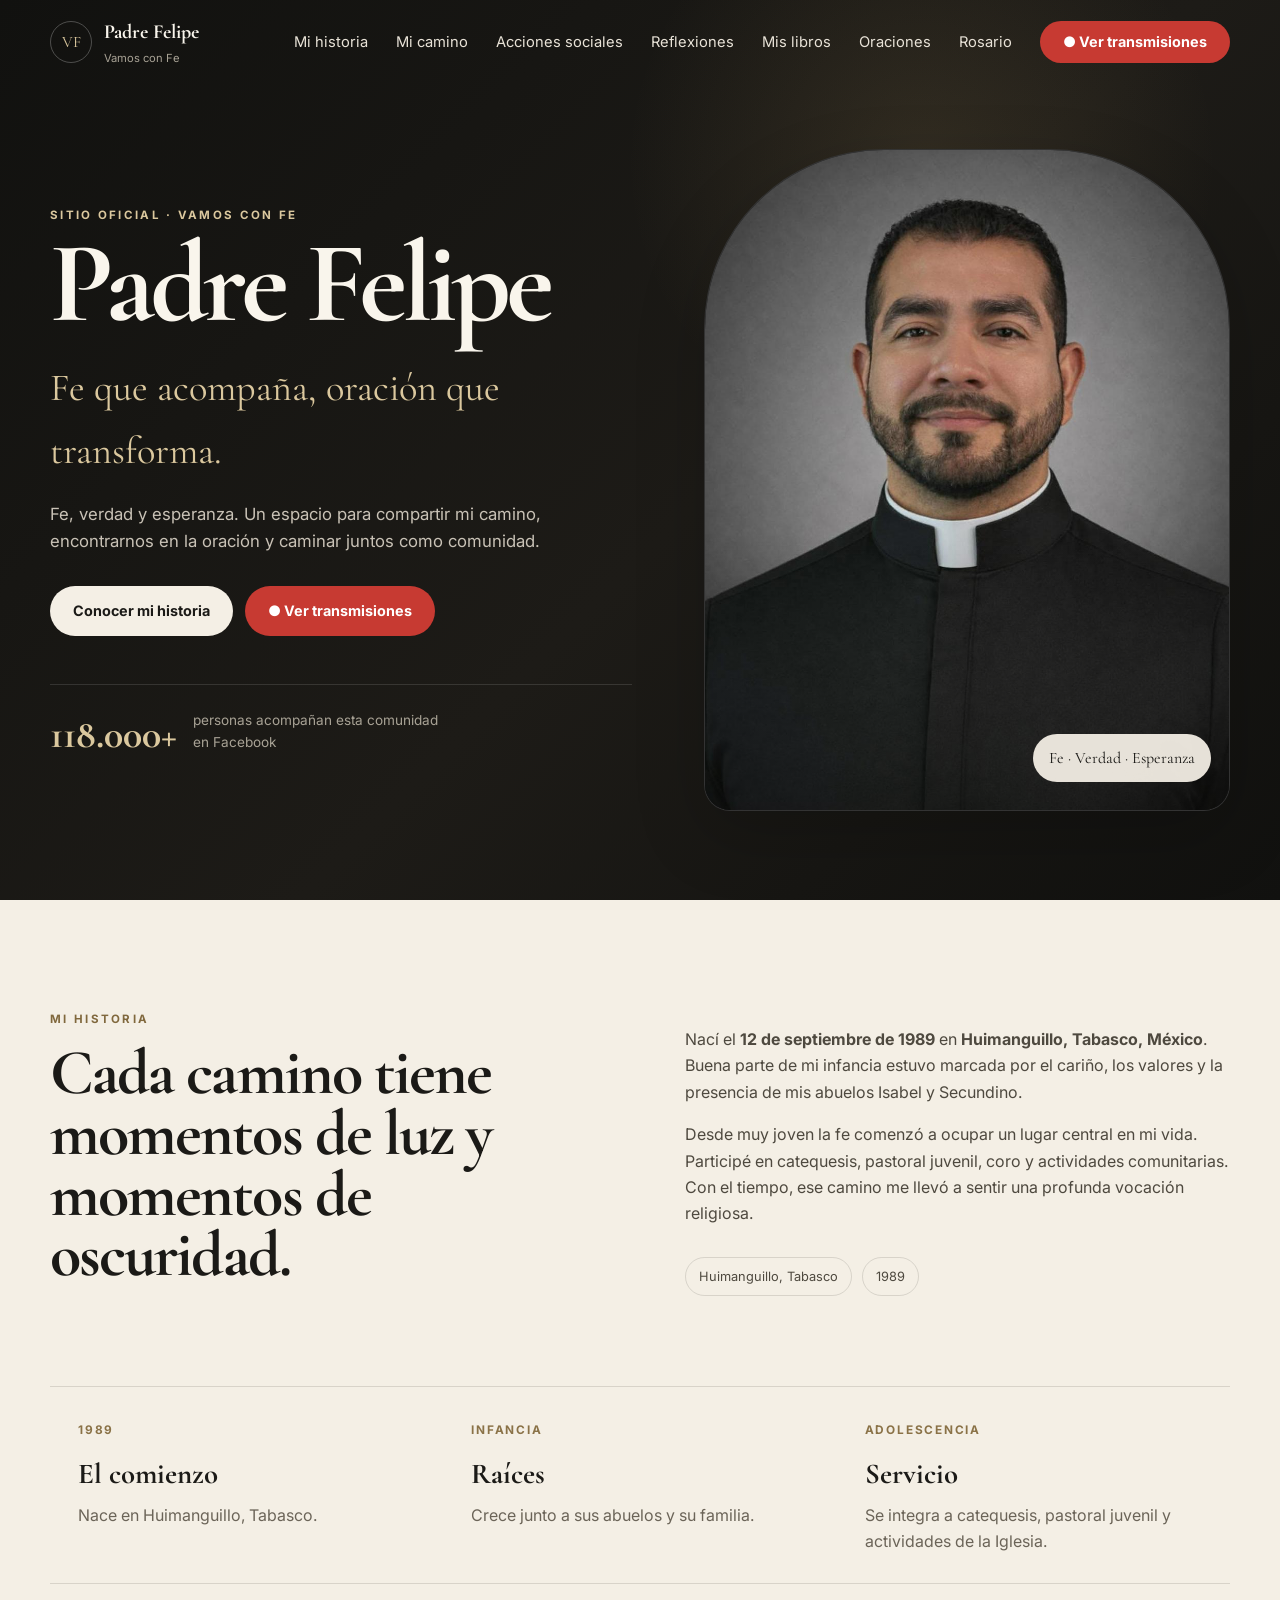
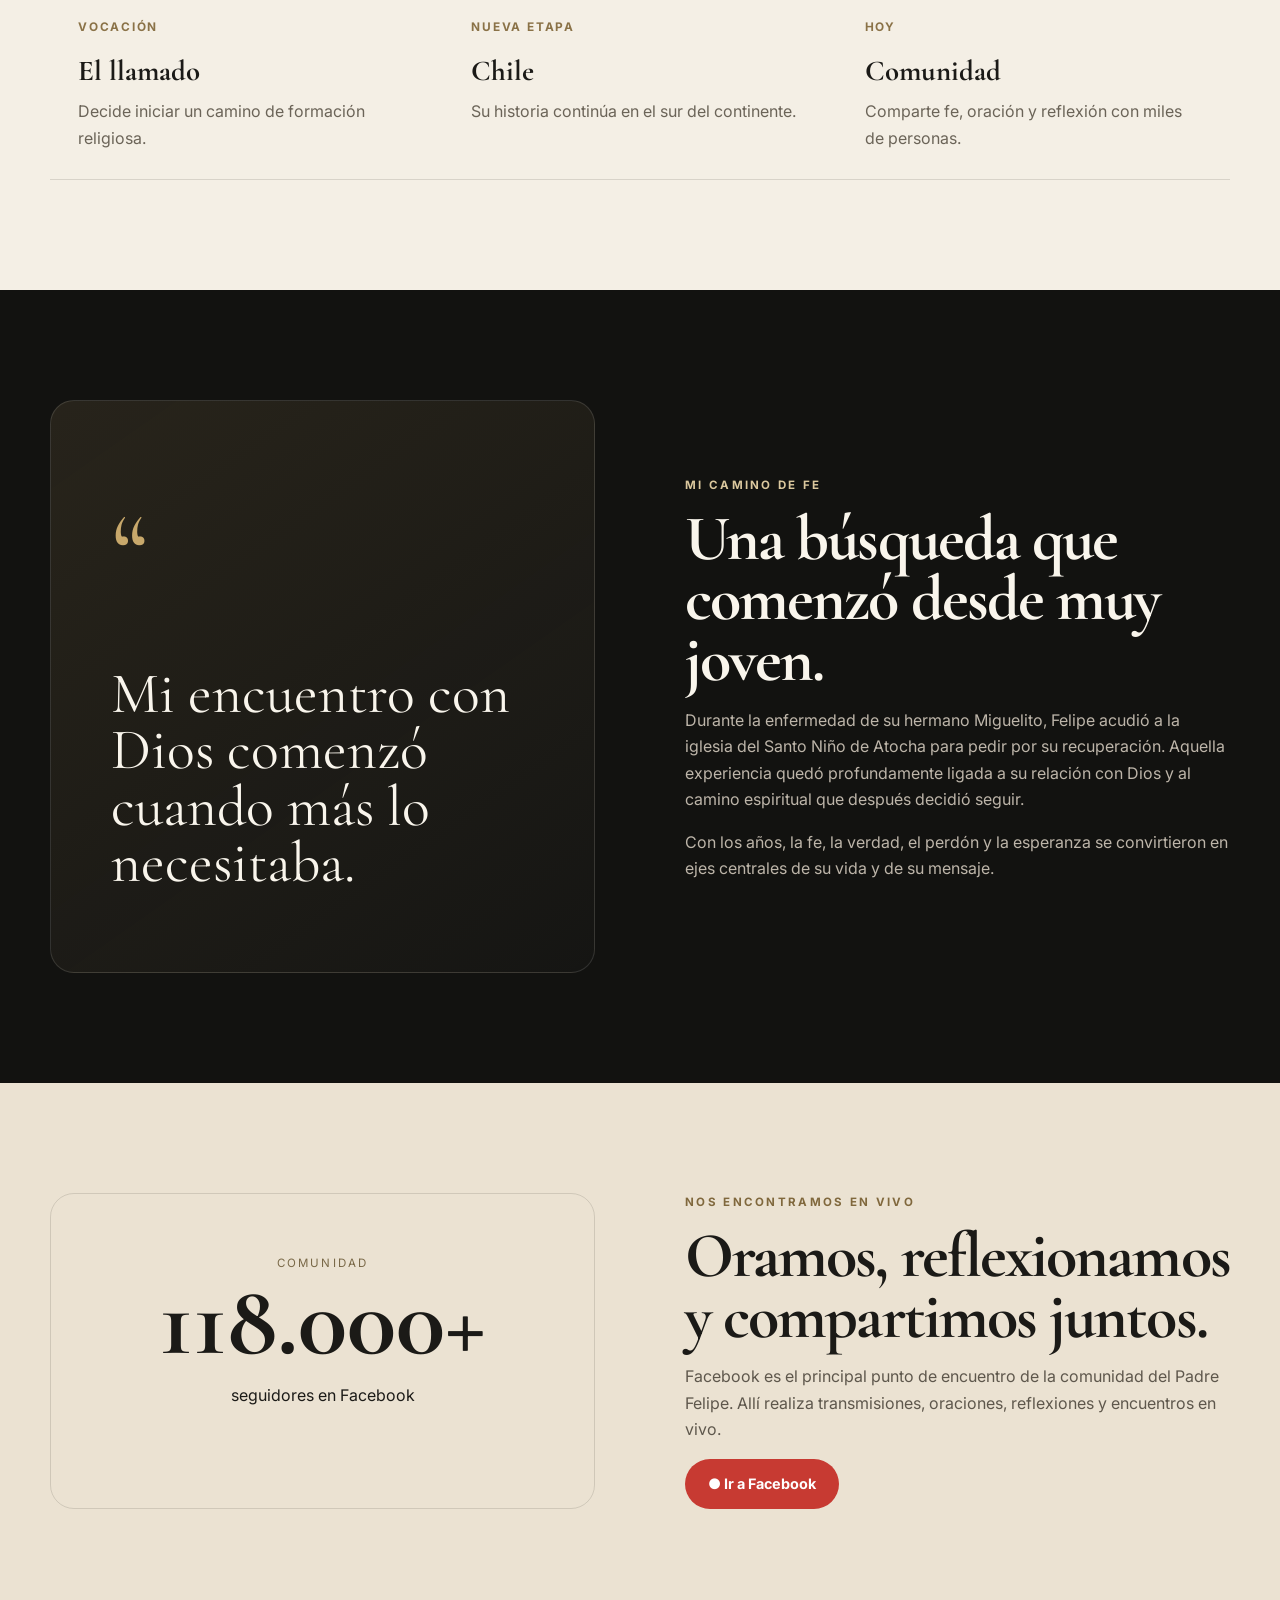
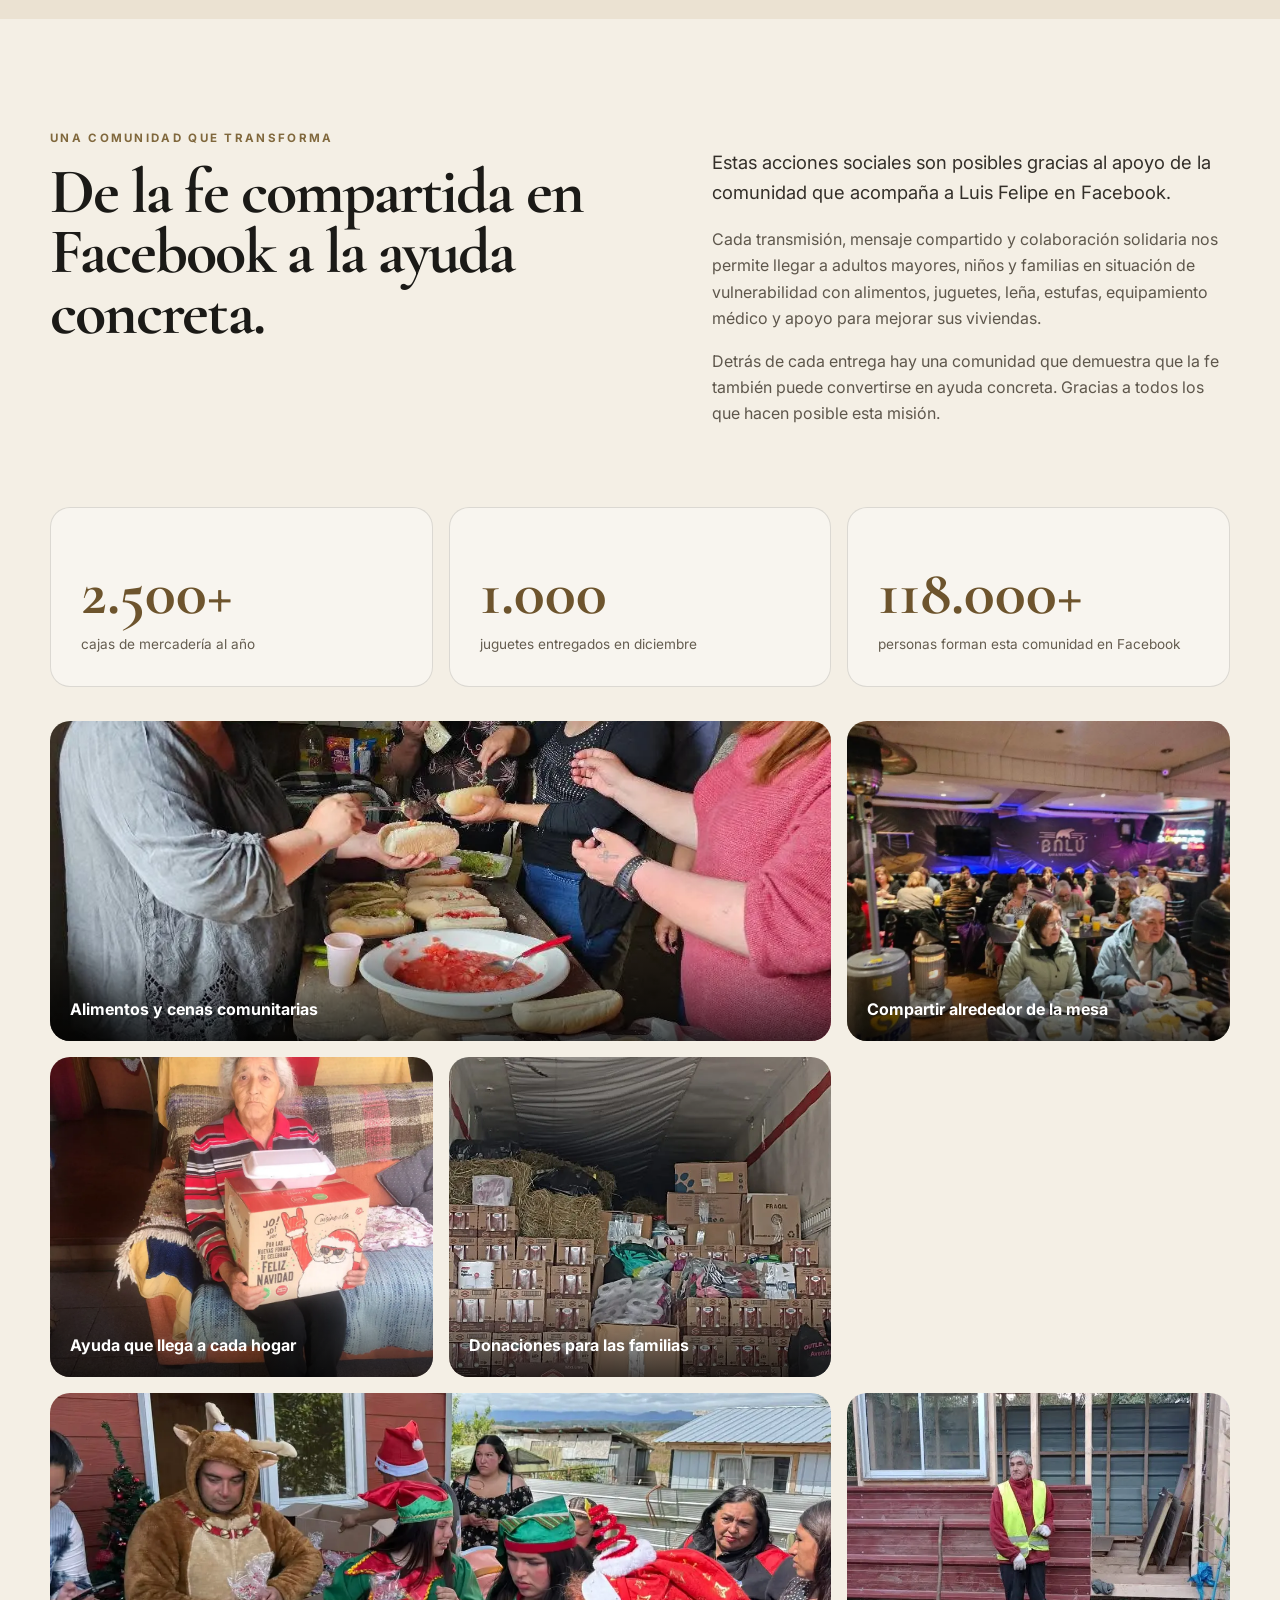
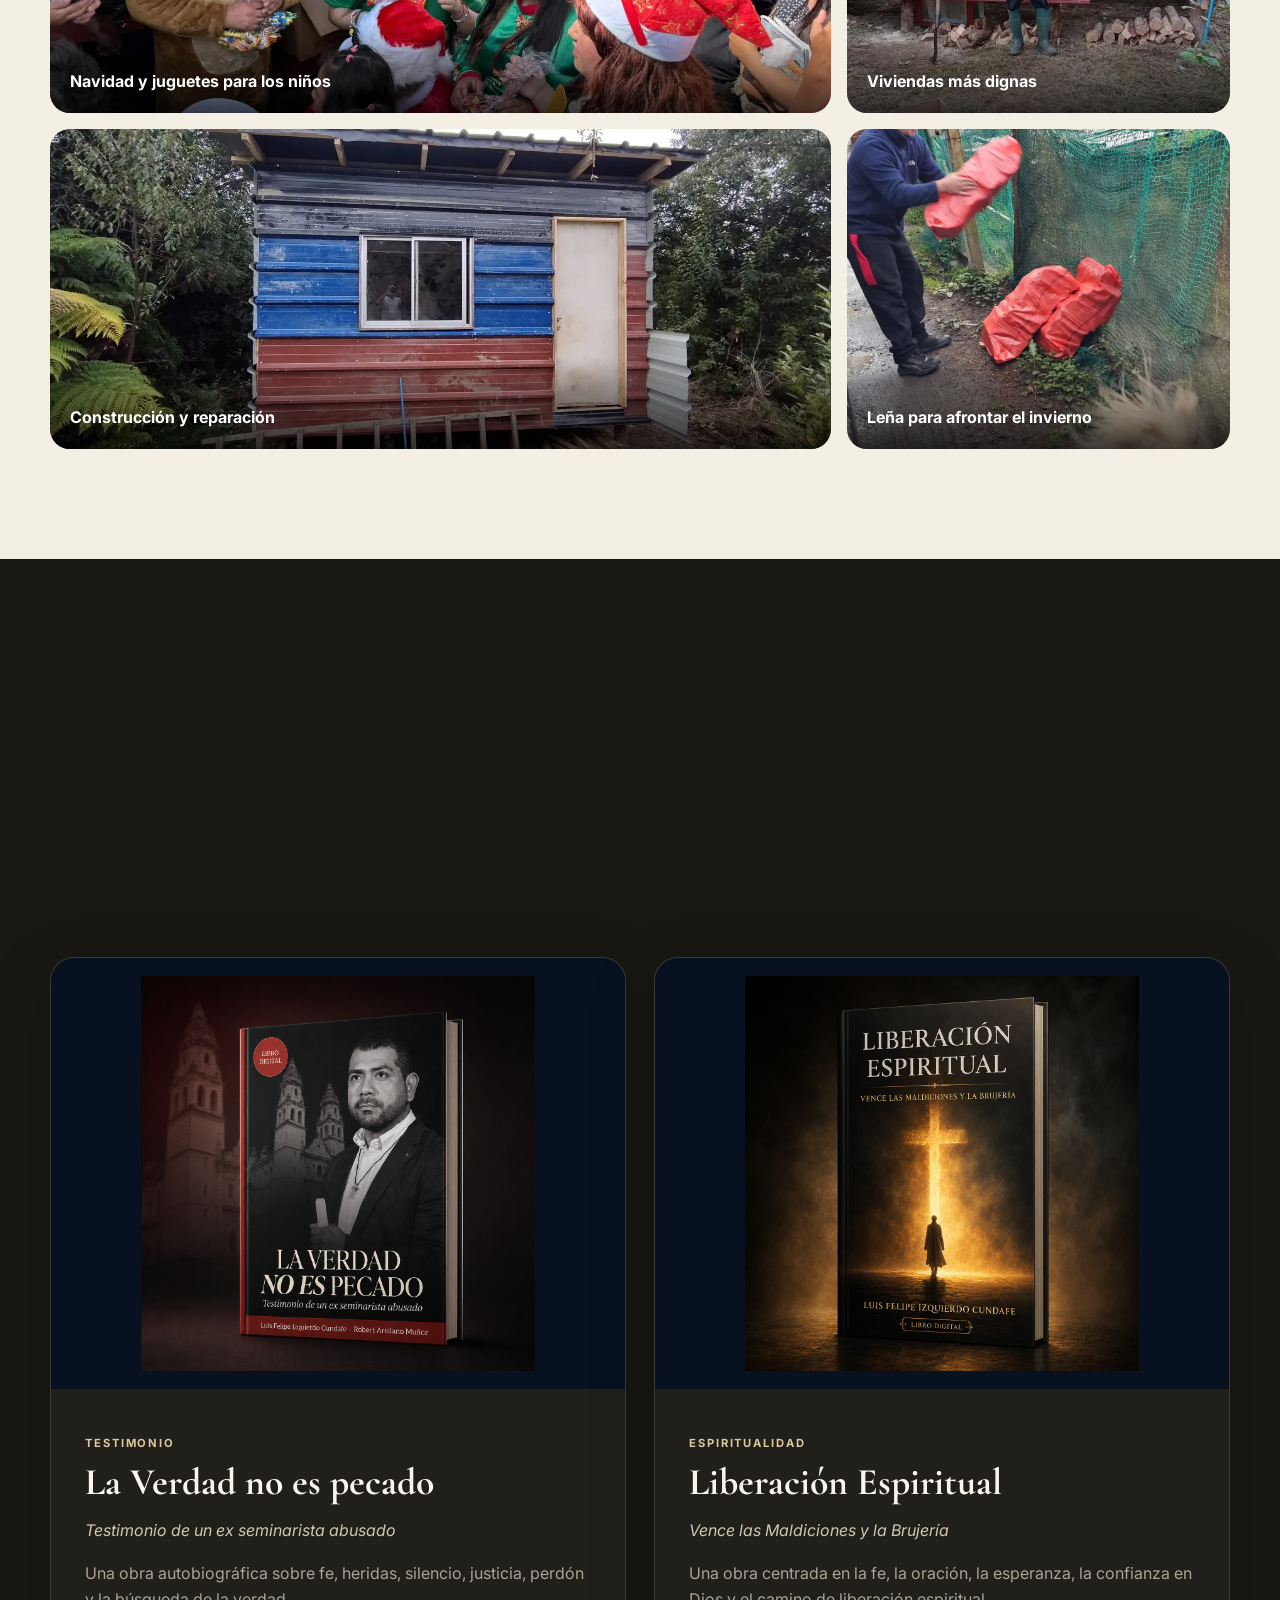
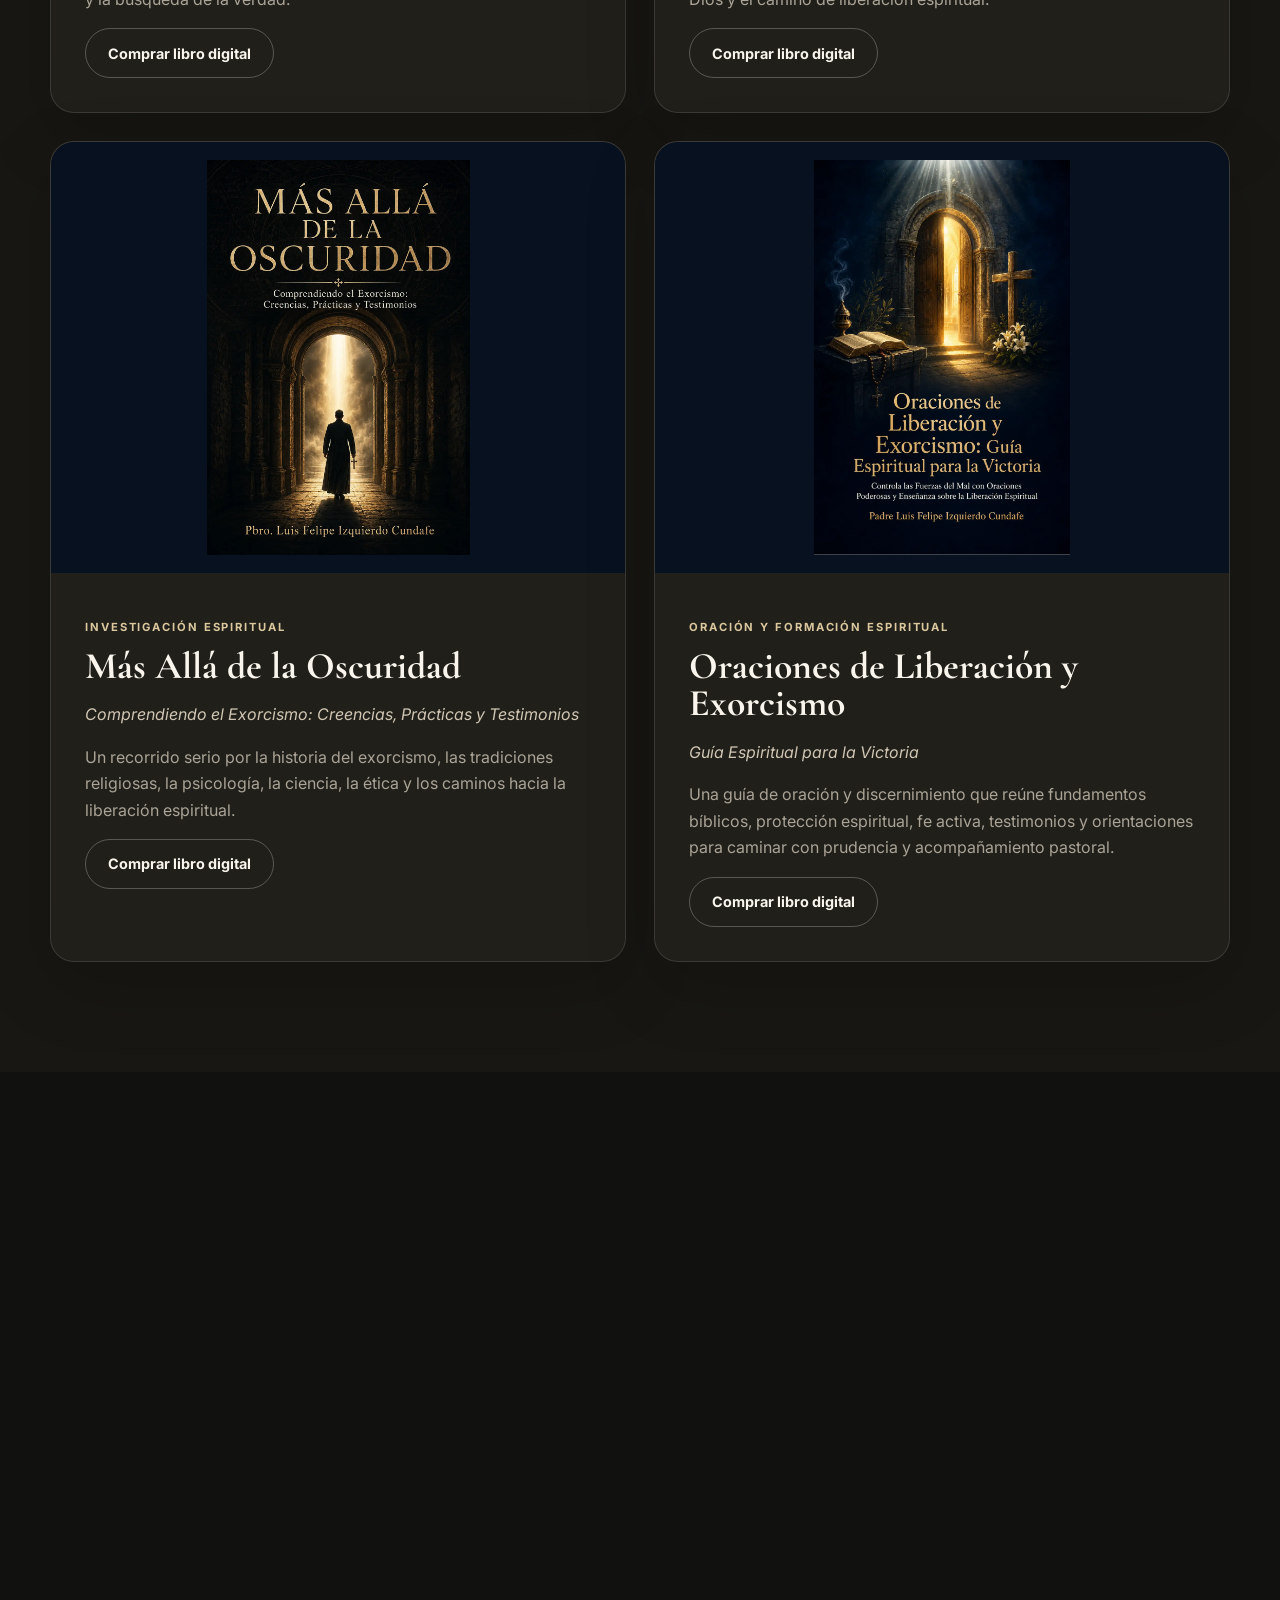
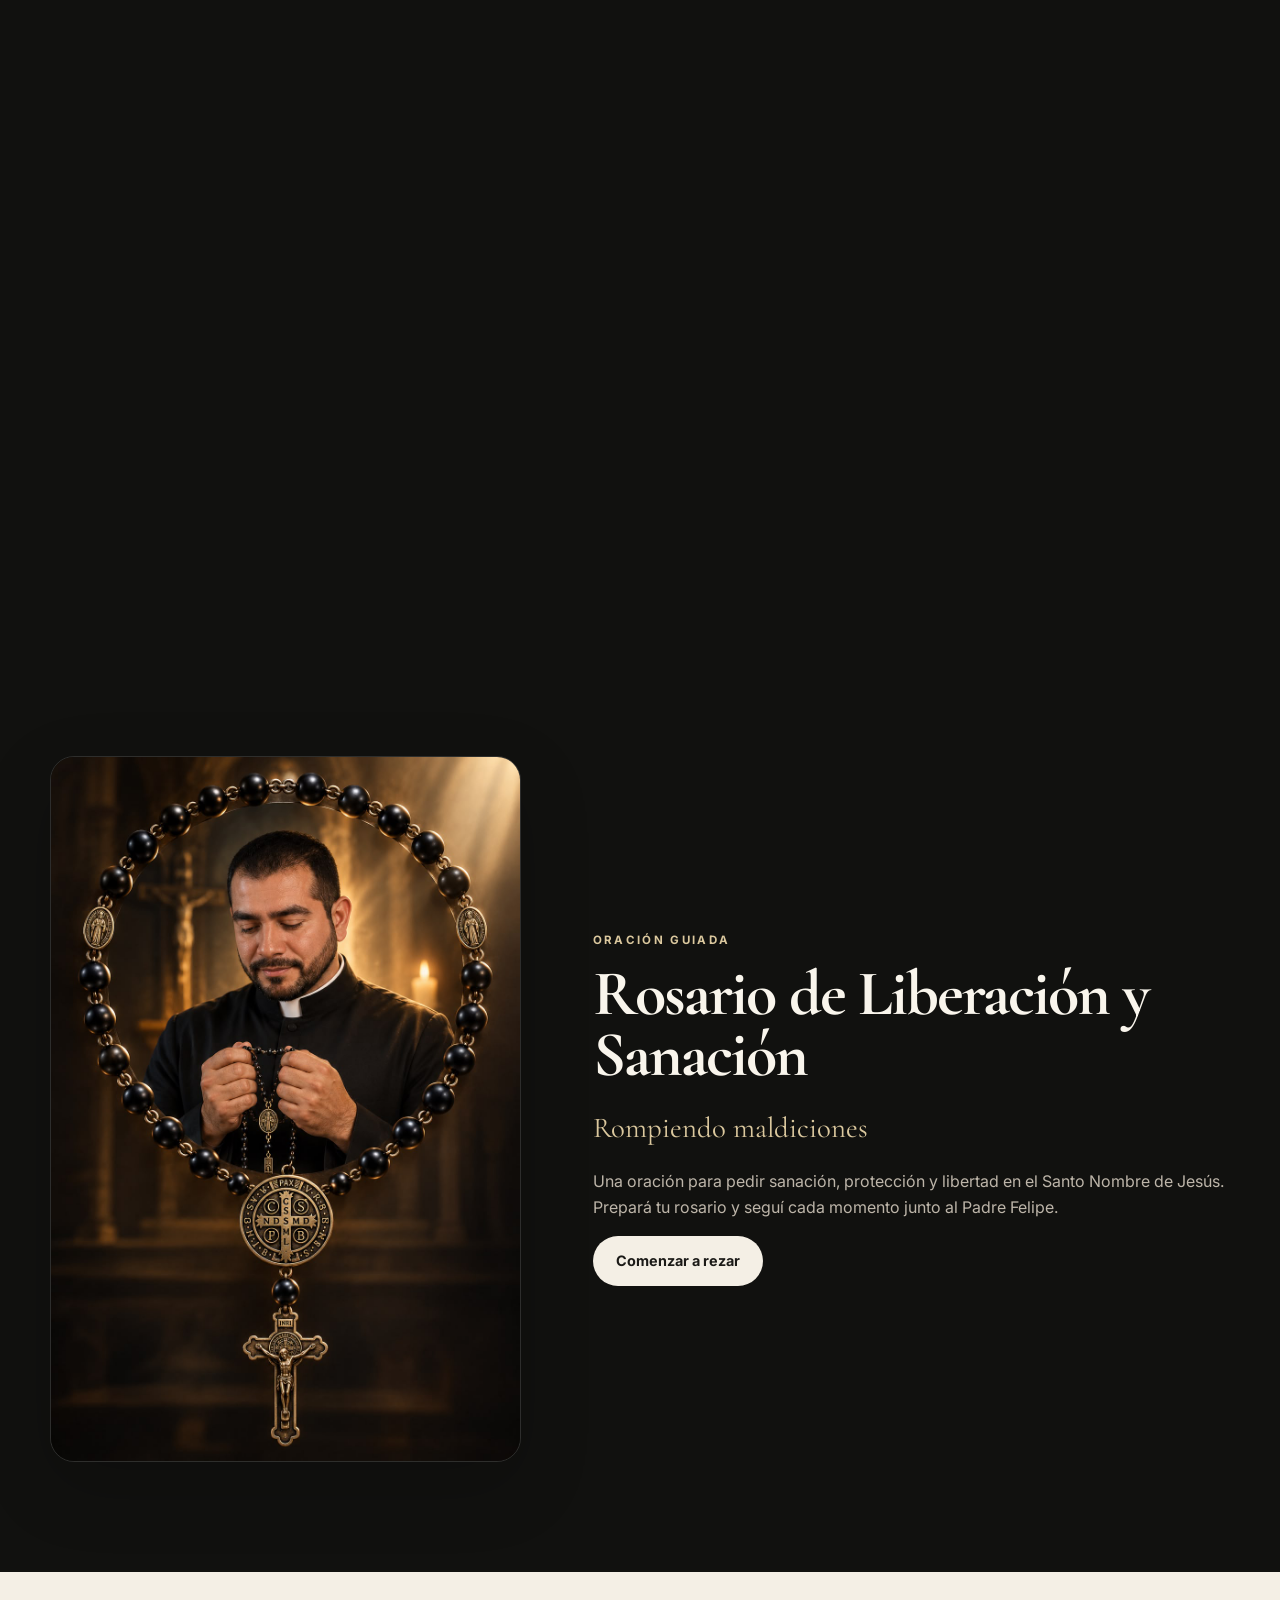
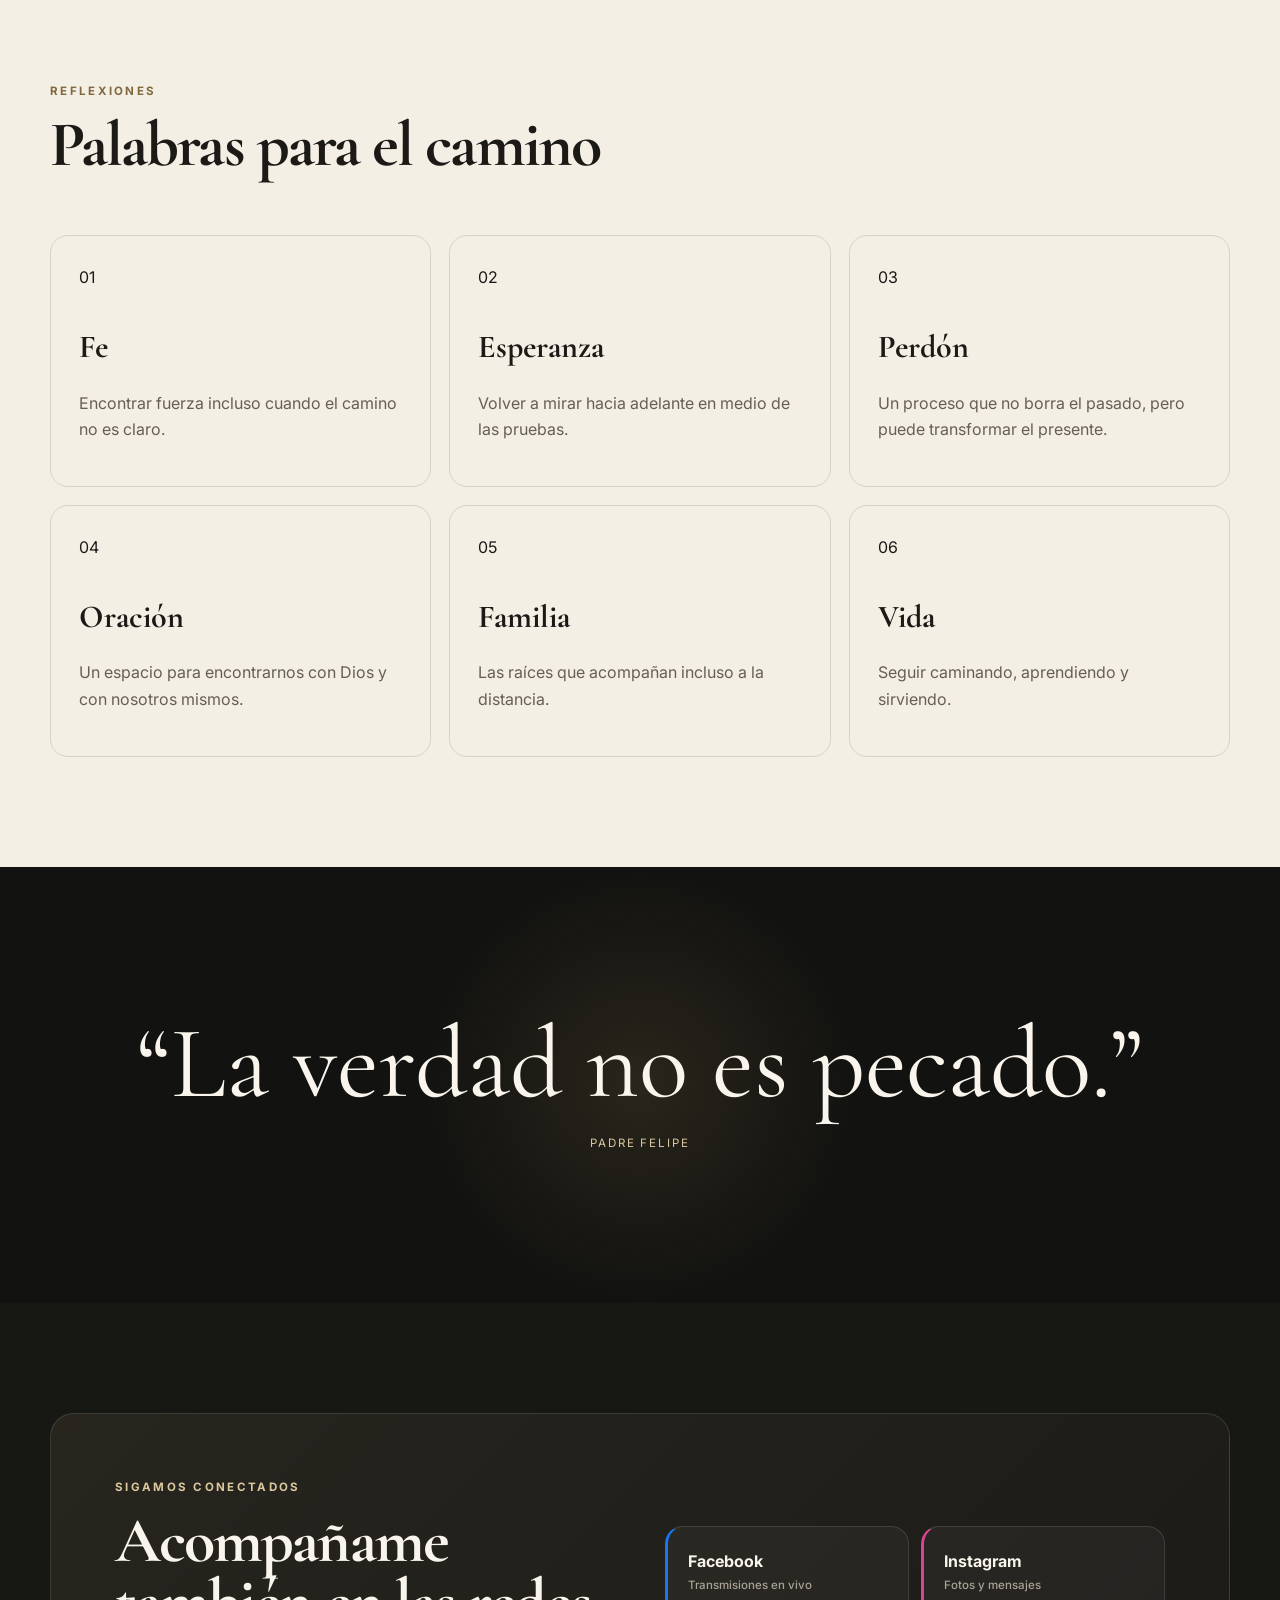
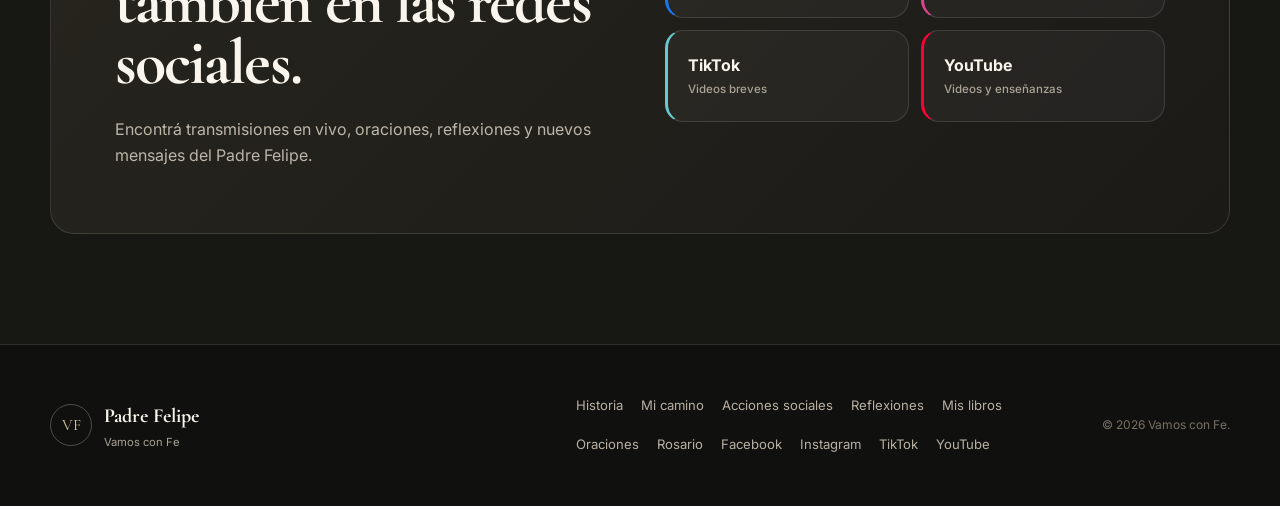
<file: index.html>
<!doctype html>
<html lang="es">
<head>
  <meta charset="utf-8">
  <meta name="viewport" content="width=device-width, initial-scale=1">
  <title>Padre Felipe | Fe que acompaña, oración que transforma</title>
  <meta name="description" content="Sitio oficial del Padre Felipe. Oraciones, transmisiones en vivo, reflexiones y libros para fortalecer la fe y caminar juntos como comunidad.">
  <meta name="theme-color" content="#171714">
  <link rel="canonical" href="https://vamosconfe.com/">
  <link rel="icon" href="/favicon.svg" type="image/svg+xml">

  <meta property="og:type" content="website">
  <meta property="og:title" content="Vamos con Fe junto al Padre Felipe">
  <meta property="og:description" content="Sumate a una comunidad de más de 118.000 personas. Encontrá oraciones, reflexiones, transmisiones en vivo y los libros del Padre Felipe.">
  <meta property="og:url" content="https://vamosconfe.com/">
  <meta property="og:site_name" content="Vamos con Fe">
  <meta property="og:locale" content="es_LA">
  <meta property="og:image" content="https://vamosconfe.com/assets/images/padre-felipe-hero.jpg?v=20260825">
  <meta property="og:image:alt" content="Padre Felipe · Vamos con Fe">

  <meta name="twitter:card" content="summary_large_image">
  <meta name="twitter:title" content="Vamos con Fe junto al Padre Felipe">
  <meta name="twitter:description" content="Oraciones, reflexiones, transmisiones en vivo y libros para fortalecer la fe junto al Padre Felipe.">
  <meta name="twitter:image" content="https://vamosconfe.com/assets/images/padre-felipe-hero.jpg?v=20260825">
  <meta name="twitter:image:alt" content="Padre Felipe · Vamos con Fe">

  <link rel="preconnect" href="https://fonts.googleapis.com">
  <link rel="preconnect" href="https://fonts.gstatic.com" crossorigin>
  <link href="https://fonts.googleapis.com/css2?family=Cormorant+Garamond:wght@500;600;700&family=Inter:wght@400;500;600;700&display=swap" rel="stylesheet">
  <link rel="stylesheet" href="css/style.css?v=20260826-books">
  <style>
    .books-grid{grid-template-columns:repeat(2,1fr)}
    @media(max-width:920px){
      .books-grid{grid-template-columns:1fr}
      .rosary-feature-grid{display:flex!important;flex-direction:column!important;gap:32px!important}
      .rosary-feature-image{width:100%!important;max-width:520px!important;margin:0 auto!important}
      .rosary-feature-image img{display:block!important;width:100%!important;height:auto!important;aspect-ratio:auto!important;object-fit:contain!important}
      .rosary-feature-copy{width:100%!important}
    }
    @media(max-width:620px){
      .rosary-feature-copy h2{font-size:clamp(2.7rem,13vw,4rem)}
      .rosary-feature-copy .btn{width:100%}
    }
  </style>

  <script type="application/ld+json">
  {
    "@context":"https://schema.org",
    "@graph":[
      {
        "@type":"WebSite",
        "name":"Vamos con Fe",
        "url":"https://vamosconfe.com/"
      },
      {
        "@type":"Person",
        "name":"Luis Felipe Izquierdo Cundafe",
        "alternateName":"Padre Felipe",
        "url":"https://vamosconfe.com/",
        "sameAs":[
          "https://www.facebook.com/misionsansebastianpuertomontt",
          "https://www.instagram.com/luisfelipe.yzquierdo/",
          "https://www.tiktok.com/@pbroluisfelipeizq",
          "https://www.youtube.com/@pbro.luisfelipeizquierdo1413"
        ],
        "description":"Sacerdote veterocatólico, autor y comunicador espiritual."
      },
      {
        "@type":"Book",
        "name":"La Verdad no es pecado",
        "author":[
          {"@type":"Person","name":"Luis Felipe Izquierdo Cundafe"},
          {"@type":"Person","name":"Robert Arellano Muñoz"}
        ]
      },
      {
        "@type":"Book",
        "name":"Liberación Espiritual: Vence las Maldiciones y la Brujería",
        "author":{"@type":"Person","name":"Luis Felipe Izquierdo Cundafe"}
      },
      {
        "@type":"Book",
        "name":"Más Allá de la Oscuridad",
        "alternativeHeadline":"Comprendiendo el Exorcismo: Creencias, Prácticas y Testimonios",
        "author":{"@type":"Person","name":"Luis Felipe Izquierdo Cundafe"}
      },
      {
        "@type":"Book",
        "name":"Oraciones de Liberación y Exorcismo: Guía Espiritual para la Victoria",
        "alternativeHeadline":"Controla las fuerzas del mal con oraciones poderosas y enseñanza sobre la liberación espiritual",
        "author":{"@type":"Person","name":"Luis Felipe Izquierdo Cundafe"}
      }
    ]
  }
  </script>
</head>
<body>
<a class="skip-link" href="#contenido">Saltar al contenido</a>

<header class="site-header" id="header">
  <div class="container nav-wrap">
    <a class="brand" href="#inicio">
      <span class="brand-mark">VF</span>
      <span><strong>Padre Felipe</strong><small>Vamos con Fe</small></span>
    </a>

    <button class="menu-toggle" id="menuToggle" aria-label="Abrir menú" aria-expanded="false">
      <span></span><span></span>
    </button>

    <nav class="nav" id="nav">
      <a href="#historia">Mi historia</a>
      <a href="#camino">Mi camino</a>
      <a href="#obra-social">Acciones sociales</a>
      <a href="#reflexiones">Reflexiones</a>
      <a href="libros.html">Mis libros</a>
      <a href="oraciones.html">Oraciones</a>
      <a href="rosario.html">Rosario</a>
      <a class="btn btn-live btn-small" href="https://www.facebook.com/misionsansebastianpuertomontt" target="_blank" rel="noopener noreferrer">● Ver transmisiones</a>
    </nav>
  </div>
</header>

<main id="contenido">
<section class="hero" id="inicio">
  <div class="container hero-grid">
    <div class="hero-copy reveal">
      <p class="eyebrow">Sitio oficial · Vamos con Fe</p>
      <h1>Padre Felipe</h1>
      <p class="hero-kicker">Fe que acompaña, oración que transforma.</p>
      <p class="hero-text">Fe, verdad y esperanza. Un espacio para compartir mi camino, encontrarnos en la oración y caminar juntos como comunidad.</p>

      <div class="hero-actions">
        <a class="btn btn-primary" href="#historia">Conocer mi historia</a>
        <a class="btn btn-live" href="https://www.facebook.com/misionsansebastianpuertomontt" target="_blank" rel="noopener noreferrer">● Ver transmisiones</a>
      </div>

      <div class="hero-stats">
        <strong>118.000+</strong>
        <span>personas acompañan esta comunidad en Facebook</span>
      </div>
    </div>

    <div class="hero-image-wrap reveal">
      <div class="hero-image-card">
        <img src="assets/images/padre-felipe-hero.jpg" alt="Padre Felipe" fetchpriority="high">
        <div class="hero-image-overlay"></div>
        <div class="hero-image-badge">Fe · Verdad · Esperanza</div>
      </div>
    </div>
  </div>
</section>

<section class="section section-light" id="historia">
  <div class="container split">
    <div class="reveal">
      <p class="eyebrow dark">Mi historia</p>
      <h2>Cada camino tiene momentos de luz y momentos de oscuridad.</h2>
    </div>
    <div class="story-copy reveal">
      <p>Nací el <strong>12 de septiembre de 1989</strong> en <strong>Huimanguillo, Tabasco, México</strong>. Buena parte de mi infancia estuvo marcada por el cariño, los valores y la presencia de mis abuelos Isabel y Secundino.</p>
      <p>Desde muy joven la fe comenzó a ocupar un lugar central en mi vida. Participé en catequesis, pastoral juvenil, coro y actividades comunitarias. Con el tiempo, ese camino me llevó a sentir una profunda vocación religiosa.</p>
      <div class="story-meta"><span>Huimanguillo, Tabasco</span><span>1989</span></div>
    </div>
  </div>

  <div class="container timeline reveal">
    <article><span>1989</span><h3>El comienzo</h3><p>Nace en Huimanguillo, Tabasco.</p></article>
    <article><span>Infancia</span><h3>Raíces</h3><p>Crece junto a sus abuelos y su familia.</p></article>
    <article><span>Adolescencia</span><h3>Servicio</h3><p>Se integra a catequesis, pastoral juvenil y actividades de la Iglesia.</p></article>
    <article><span>Vocación</span><h3>El llamado</h3><p>Decide iniciar un camino de formación religiosa.</p></article>
    <article><span>Nueva etapa</span><h3>Chile</h3><p>Su historia continúa en el sur del continente.</p></article>
    <article><span>Hoy</span><h3>Comunidad</h3><p>Comparte fe, oración y reflexión con miles de personas.</p></article>
  </div>
</section>

<section class="section section-dark" id="camino">
  <div class="container quote-layout">
    <div class="quote-card reveal">
      <span class="quote-mark">“</span>
      <blockquote>Mi encuentro con Dios comenzó cuando más lo necesitaba.</blockquote>
    </div>
    <div class="quote-copy reveal">
      <p class="eyebrow">Mi camino de fe</p>
      <h2>Una búsqueda que comenzó desde muy joven.</h2>
      <p>Durante la enfermedad de su hermano Miguelito, Felipe acudió a la iglesia del Santo Niño de Atocha para pedir por su recuperación. Aquella experiencia quedó profundamente ligada a su relación con Dios y al camino espiritual que después decidió seguir.</p>
      <p>Con los años, la fe, la verdad, el perdón y la esperanza se convirtieron en ejes centrales de su vida y de su mensaje.</p>
    </div>
  </div>
</section>

<section class="section community-section">
  <div class="container community-grid">
    <div class="community-number reveal">
      <span>Comunidad</span>
      <strong>118.000+</strong>
      <p>seguidores en Facebook</p>
    </div>
    <div class="community-copy reveal">
      <p class="eyebrow dark">Nos encontramos en vivo</p>
      <h2>Oramos, reflexionamos y compartimos juntos.</h2>
      <p>Facebook es el principal punto de encuentro de la comunidad del Padre Felipe. Allí realiza transmisiones, oraciones, reflexiones y encuentros en vivo.</p>
      <a class="btn btn-live" href="https://www.facebook.com/misionsansebastianpuertomontt" target="_blank" rel="noopener noreferrer">● Ir a Facebook</a>
    </div>
  </div>
</section>

<section class="section solidarity-section" id="obra-social">
  <div class="container">
    <div class="solidarity-intro">
      <div class="reveal">
        <p class="eyebrow dark">Una comunidad que transforma</p>
        <h2>De la fe compartida en Facebook a la ayuda concreta.</h2>
      </div>
      <div class="solidarity-copy reveal">
        <p>Estas acciones sociales son posibles gracias al apoyo de la comunidad que acompaña a Luis Felipe en Facebook.</p>
        <p>Cada transmisión, mensaje compartido y colaboración solidaria nos permite llegar a adultos mayores, niños y familias en situación de vulnerabilidad con alimentos, juguetes, leña, estufas, equipamiento médico y apoyo para mejorar sus viviendas.</p>
        <p>Detrás de cada entrega hay una comunidad que demuestra que la fe también puede convertirse en ayuda concreta. Gracias a todos los que hacen posible esta misión.</p>
      </div>
    </div>

    <div class="solidarity-stats reveal" aria-label="Alcance de nuestras acciones sociales">
      <article><strong>2.500+</strong><span>cajas de mercadería al año</span></article>
      <article><strong>1.000</strong><span>juguetes entregados en diciembre</span></article>
      <article><strong>118.000+</strong><span>personas forman esta comunidad en Facebook</span></article>
    </div>

    <div class="solidarity-gallery reveal" aria-label="Galería de acciones solidarias">
      <figure class="gallery-wide"><img src="assets/images/obra-social/preparacion-cena.webp" alt="Voluntarias preparando alimentos para una cena comunitaria" loading="lazy"><figcaption>Alimentos y cenas comunitarias</figcaption></figure>
      <figure><img src="assets/images/obra-social/cena-comunitaria.webp" alt="Encuentro y cena de la comunidad" loading="lazy"><figcaption>Compartir alrededor de la mesa</figcaption></figure>
      <figure><img src="assets/images/obra-social/entrega-caja-adulta-mayor.webp" alt="Adulta mayor recibiendo una caja navideña" loading="lazy"><figcaption>Ayuda que llega a cada hogar</figcaption></figure>
      <figure><img src="assets/images/obra-social/donaciones.webp" alt="Mercadería y donaciones reunidas para entregar" loading="lazy"><figcaption>Donaciones para las familias</figcaption></figure>
      <figure class="gallery-wide"><img src="assets/images/obra-social/navidad-juguetes.webp" alt="Voluntarios compartiendo una celebración navideña con niños y familias" loading="lazy"><figcaption>Navidad y juguetes para los niños</figcaption></figure>
      <figure><img src="assets/images/obra-social/reparacion-vivienda.webp" alt="Trabajo solidario en la reparación de una vivienda" loading="lazy"><figcaption>Viviendas más dignas</figcaption></figure>
      <figure class="gallery-wide"><img src="assets/images/obra-social/mediagua-solidaria.webp" alt="Mediagua construida con apoyo de la comunidad" loading="lazy"><figcaption>Construcción y reparación</figcaption></figure>
      <figure><img src="assets/images/obra-social/entrega-lena.webp" alt="Entrega de sacos de leña para una familia" loading="lazy"><figcaption>Leña para afrontar el invierno</figcaption></figure>
    </div>
  </div>
</section>

<section class="section books-section" id="libros">
  <div class="container">
    <div class="section-head reveal">
      <p class="eyebrow">Obra escrita</p>
      <h2>Mis libros</h2>
      <p>Cuatro obras que recorren la experiencia, la fe, la oración y la búsqueda espiritual desde perspectivas diferentes.</p>
      <a class="btn btn-primary" href="libros.html">Ver todos los libros y la colección</a>
    </div>

    <div class="books-grid">
      <article class="book-card reveal">
        <div class="book-cover-wrap">
          <img src="assets/images/la-verdad-no-es-pecado.png" alt="La Verdad no es pecado" loading="lazy">
        </div>
        <div class="book-info">
          <p class="book-label">Testimonio</p>
          <h3>La Verdad no es pecado</h3>
          <p class="book-subtitle">Testimonio de un ex seminarista abusado</p>
          <p>Una obra autobiográfica sobre fe, heridas, silencio, justicia, perdón y la búsqueda de la verdad.</p>
          <a class="btn btn-secondary" href="https://pay.hotmart.com/E107308322A" target="_blank" rel="noopener noreferrer">Comprar libro digital</a>
        </div>
      </article>

      <article class="book-card reveal">
        <div class="book-cover-wrap">
          <img src="assets/images/liberacion-espiritual.png" alt="Liberación Espiritual" loading="lazy">
        </div>
        <div class="book-info">
          <p class="book-label">Espiritualidad</p>
          <h3>Liberación Espiritual</h3>
          <p class="book-subtitle">Vence las Maldiciones y la Brujería</p>
          <p>Una obra centrada en la fe, la oración, la esperanza, la confianza en Dios y el camino de liberación espiritual.</p>
          <a class="btn btn-secondary" href="https://pay.hotmart.com/S107308698R" target="_blank" rel="noopener noreferrer">Comprar libro digital</a>
        </div>
      </article>

      <article class="book-card reveal">
        <div class="book-cover-wrap">
          <img src="assets/images/mas-alla-de-la-oscuridad.webp" alt="Portada de Más Allá de la Oscuridad" loading="lazy">
        </div>
        <div class="book-info">
          <p class="book-label">Investigación espiritual</p>
          <h3>Más Allá de la Oscuridad</h3>
          <p class="book-subtitle">Comprendiendo el Exorcismo: Creencias, Prácticas y Testimonios</p>
          <p>Un recorrido serio por la historia del exorcismo, las tradiciones religiosas, la psicología, la ciencia, la ética y los caminos hacia la liberación espiritual.</p>
          <a class="btn btn-secondary" href="https://pay.hotmart.com/C107308794T" target="_blank" rel="noopener noreferrer">Comprar libro digital</a>
        </div>
      </article>

      <article class="book-card reveal">
        <div class="book-cover-wrap book-cover-contain">
          <img src="assets/images/oraciones-liberacion-exorcismo.webp" alt="Portada de Oraciones de Liberación y Exorcismo: Guía Espiritual para la Victoria" loading="lazy">
        </div>
        <div class="book-info">
          <p class="book-label">Oración y formación espiritual</p>
          <h3>Oraciones de Liberación y Exorcismo</h3>
          <p class="book-subtitle">Guía Espiritual para la Victoria</p>
          <p>Una guía de oración y discernimiento que reúne fundamentos bíblicos, protección espiritual, fe activa, testimonios y orientaciones para caminar con prudencia y acompañamiento pastoral.</p>
          <a class="btn btn-secondary" href="https://pay.hotmart.com/D107339599O" target="_blank" rel="noopener noreferrer">Comprar libro digital</a>
        </div>
      </article>
    </div>
  </div>
</section>

<section class="section rosary-feature">
  <div class="container rosary-feature-grid">
    <div class="rosary-feature-copy reveal">
      <p class="eyebrow">Nueva biblioteca espiritual</p>
      <h2>Oraciones para acompañarte cada día</h2>
      <p class="rosary-feature-kicker">Protección · esperanza · confianza</p>
      <p>Encontrá las oraciones de San Benito y San Cipriano organizadas para leer y rezar cómodamente desde tu teléfono.</p>
      <a class="btn btn-primary" href="oraciones.html">Ver todas las oraciones</a>
    </div>
    <div class="rosary-feature-image reveal">
      <img src="assets/images/padre-felipe-rosario-san-benito.jpeg" alt="Padre Felipe rezando con el Rosario de San Benito" loading="lazy">
    </div>
  </div>
</section>

<section class="section rosary-feature">
  <div class="container rosary-feature-grid">
    <div class="rosary-feature-image reveal">
      <img src="assets/images/padre-felipe-rosario-san-benito.jpeg" alt="Padre Felipe rezando el Rosario de San Benito" loading="lazy">
    </div>
    <div class="rosary-feature-copy reveal">
      <p class="eyebrow">Oración guiada</p>
      <h2>Rosario de Liberación y Sanación</h2>
      <p class="rosary-feature-kicker">Rompiendo maldiciones</p>
      <p>Una oración para pedir sanación, protección y libertad en el Santo Nombre de Jesús. Prepará tu rosario y seguí cada momento junto al Padre Felipe.</p>
      <a class="btn btn-primary" href="rosario.html">Comenzar a rezar</a>
    </div>
  </div>
</section>

<section class="section reflections" id="reflexiones">
  <div class="container">
    <div class="section-head reveal">
      <p class="eyebrow dark">Reflexiones</p>
      <h2>Palabras para el camino</h2>
    </div>
    <div class="reflection-grid">
      <article class="reflection-card reveal"><span>01</span><h3>Fe</h3><p>Encontrar fuerza incluso cuando el camino no es claro.</p></article>
      <article class="reflection-card reveal"><span>02</span><h3>Esperanza</h3><p>Volver a mirar hacia adelante en medio de las pruebas.</p></article>
      <article class="reflection-card reveal"><span>03</span><h3>Perdón</h3><p>Un proceso que no borra el pasado, pero puede transformar el presente.</p></article>
      <article class="reflection-card reveal"><span>04</span><h3>Oración</h3><p>Un espacio para encontrarnos con Dios y con nosotros mismos.</p></article>
      <article class="reflection-card reveal"><span>05</span><h3>Familia</h3><p>Las raíces que acompañan incluso a la distancia.</p></article>
      <article class="reflection-card reveal"><span>06</span><h3>Vida</h3><p>Seguir caminando, aprendiendo y sirviendo.</p></article>
    </div>
  </div>
</section>

<section class="statement">
  <div class="container reveal">
    <p>“La verdad no es pecado.”</p>
    <span>Padre Felipe</span>
  </div>
</section>

<section class="section cta-section" id="redes">
  <div class="container cta-card reveal">
    <div>
      <p class="eyebrow">Sigamos conectados</p>
      <h2>Acompañame también en las redes sociales.</h2>
      <p class="social-copy">Encontrá transmisiones en vivo, oraciones, reflexiones y nuevos mensajes del Padre Felipe.</p>
    </div>
    <div class="social-actions" aria-label="Redes sociales oficiales del Padre Felipe">
      <a class="social-link social-facebook" href="https://www.facebook.com/misionsansebastianpuertomontt" target="_blank" rel="noopener noreferrer" aria-label="Seguir al Padre Felipe en Facebook">Facebook <span>Transmisiones en vivo</span></a>
      <a class="social-link social-instagram" href="https://www.instagram.com/luisfelipe.yzquierdo/" target="_blank" rel="noopener noreferrer" aria-label="Seguir al Padre Felipe en Instagram">Instagram <span>Fotos y mensajes</span></a>
      <a class="social-link social-tiktok" href="https://www.tiktok.com/@pbroluisfelipeizq" target="_blank" rel="noopener noreferrer" aria-label="Seguir al Padre Felipe en TikTok">TikTok <span>Videos breves</span></a>
      <a class="social-link social-youtube" href="https://www.youtube.com/@pbro.luisfelipeizquierdo1413" target="_blank" rel="noopener noreferrer" aria-label="Suscribirse al canal del Padre Felipe en YouTube">YouTube <span>Videos y enseñanzas</span></a>
    </div>
  </div>
</section>
</main>

<footer class="footer">
  <div class="container footer-grid">
    <a class="brand" href="#inicio">
      <span class="brand-mark">VF</span>
      <span><strong>Padre Felipe</strong><small>Vamos con Fe</small></span>
    </a>
    <div class="footer-links">
      <a href="#historia">Historia</a>
      <a href="#camino">Mi camino</a>
      <a href="#obra-social">Acciones sociales</a>
      <a href="#reflexiones">Reflexiones</a>
      <a href="libros.html">Mis libros</a>
      <a href="oraciones.html">Oraciones</a>
      <a href="rosario.html">Rosario</a>
      <a href="https://www.facebook.com/misionsansebastianpuertomontt" target="_blank" rel="noopener noreferrer">Facebook</a>
      <a href="https://www.instagram.com/luisfelipe.yzquierdo/" target="_blank" rel="noopener noreferrer">Instagram</a>
      <a href="https://www.tiktok.com/@pbroluisfelipeizq" target="_blank" rel="noopener noreferrer">TikTok</a>
      <a href="https://www.youtube.com/@pbro.luisfelipeizquierdo1413" target="_blank" rel="noopener noreferrer">YouTube</a>
    </div>
    <p class="copyright">© <span id="year"></span> Vamos con Fe.</p>
  </div>
</footer>

<script src="js/main.js"></script>
</body>
</html>
</file>
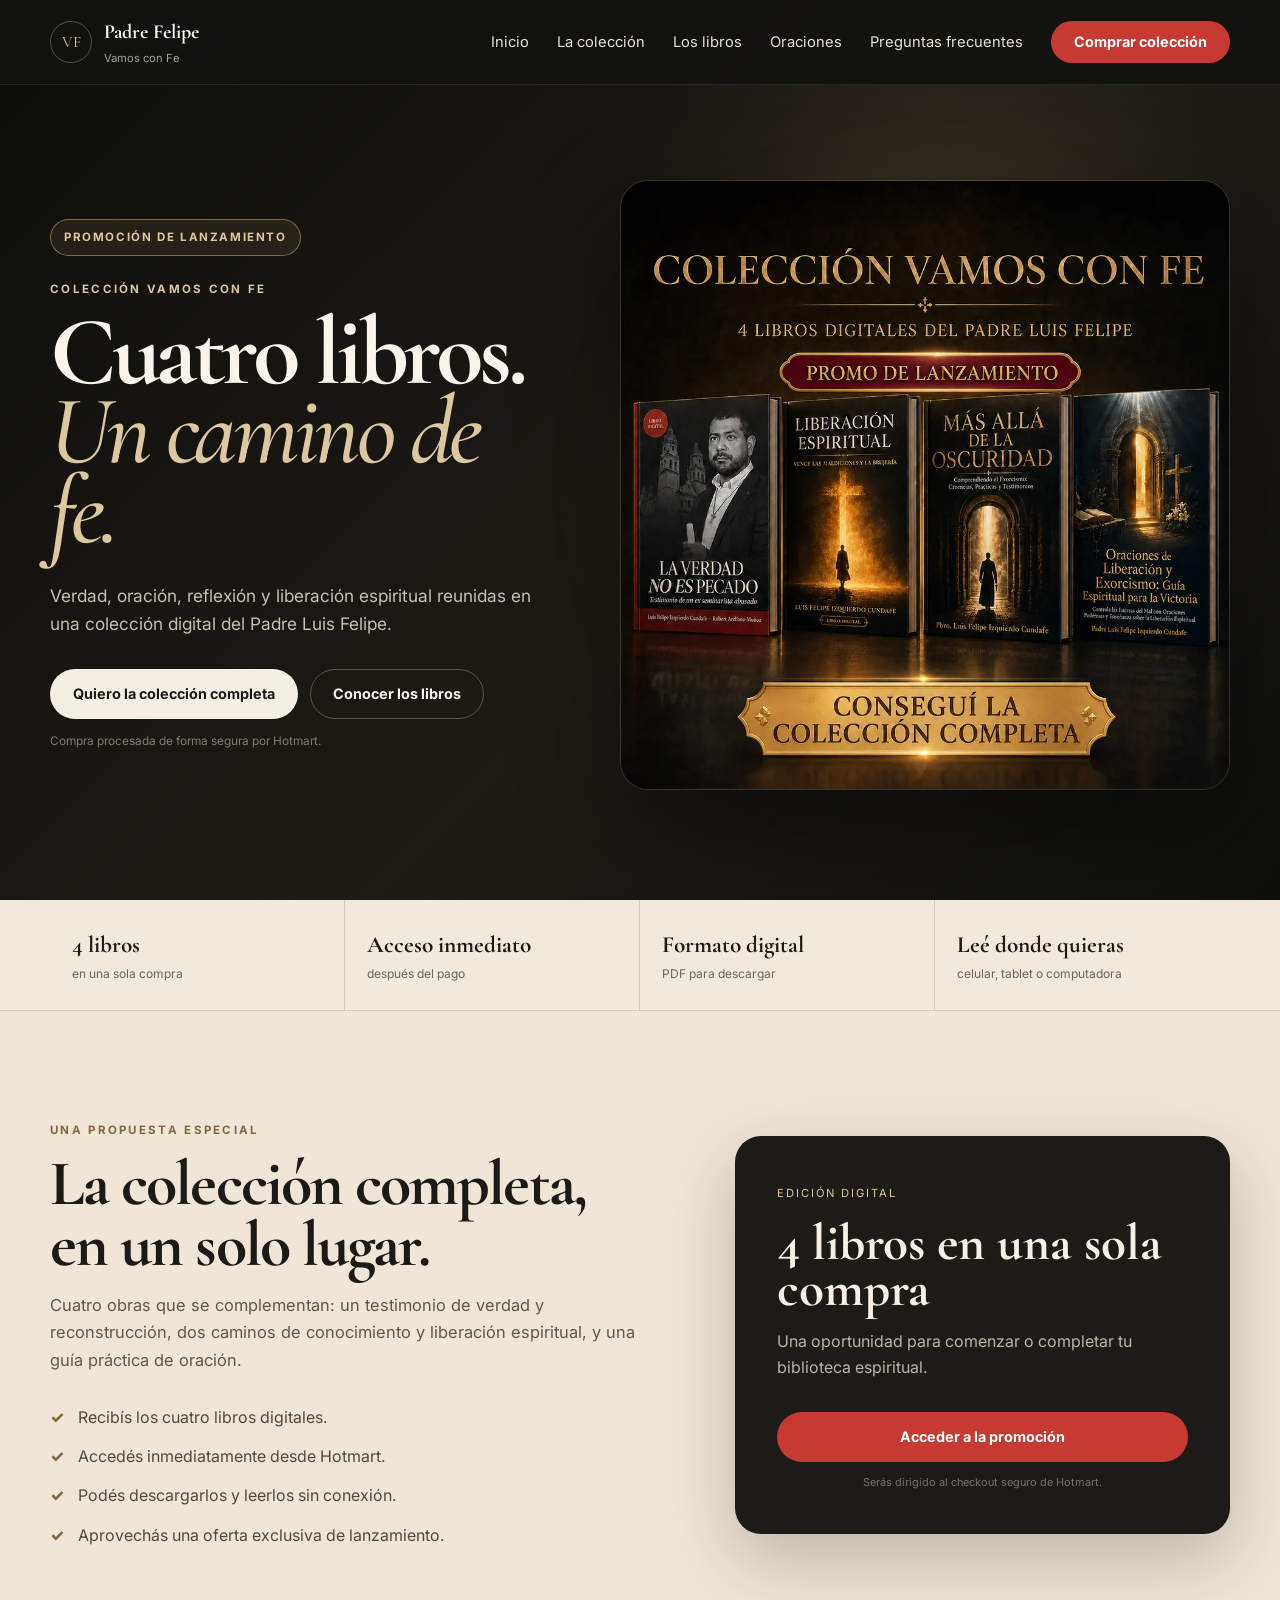
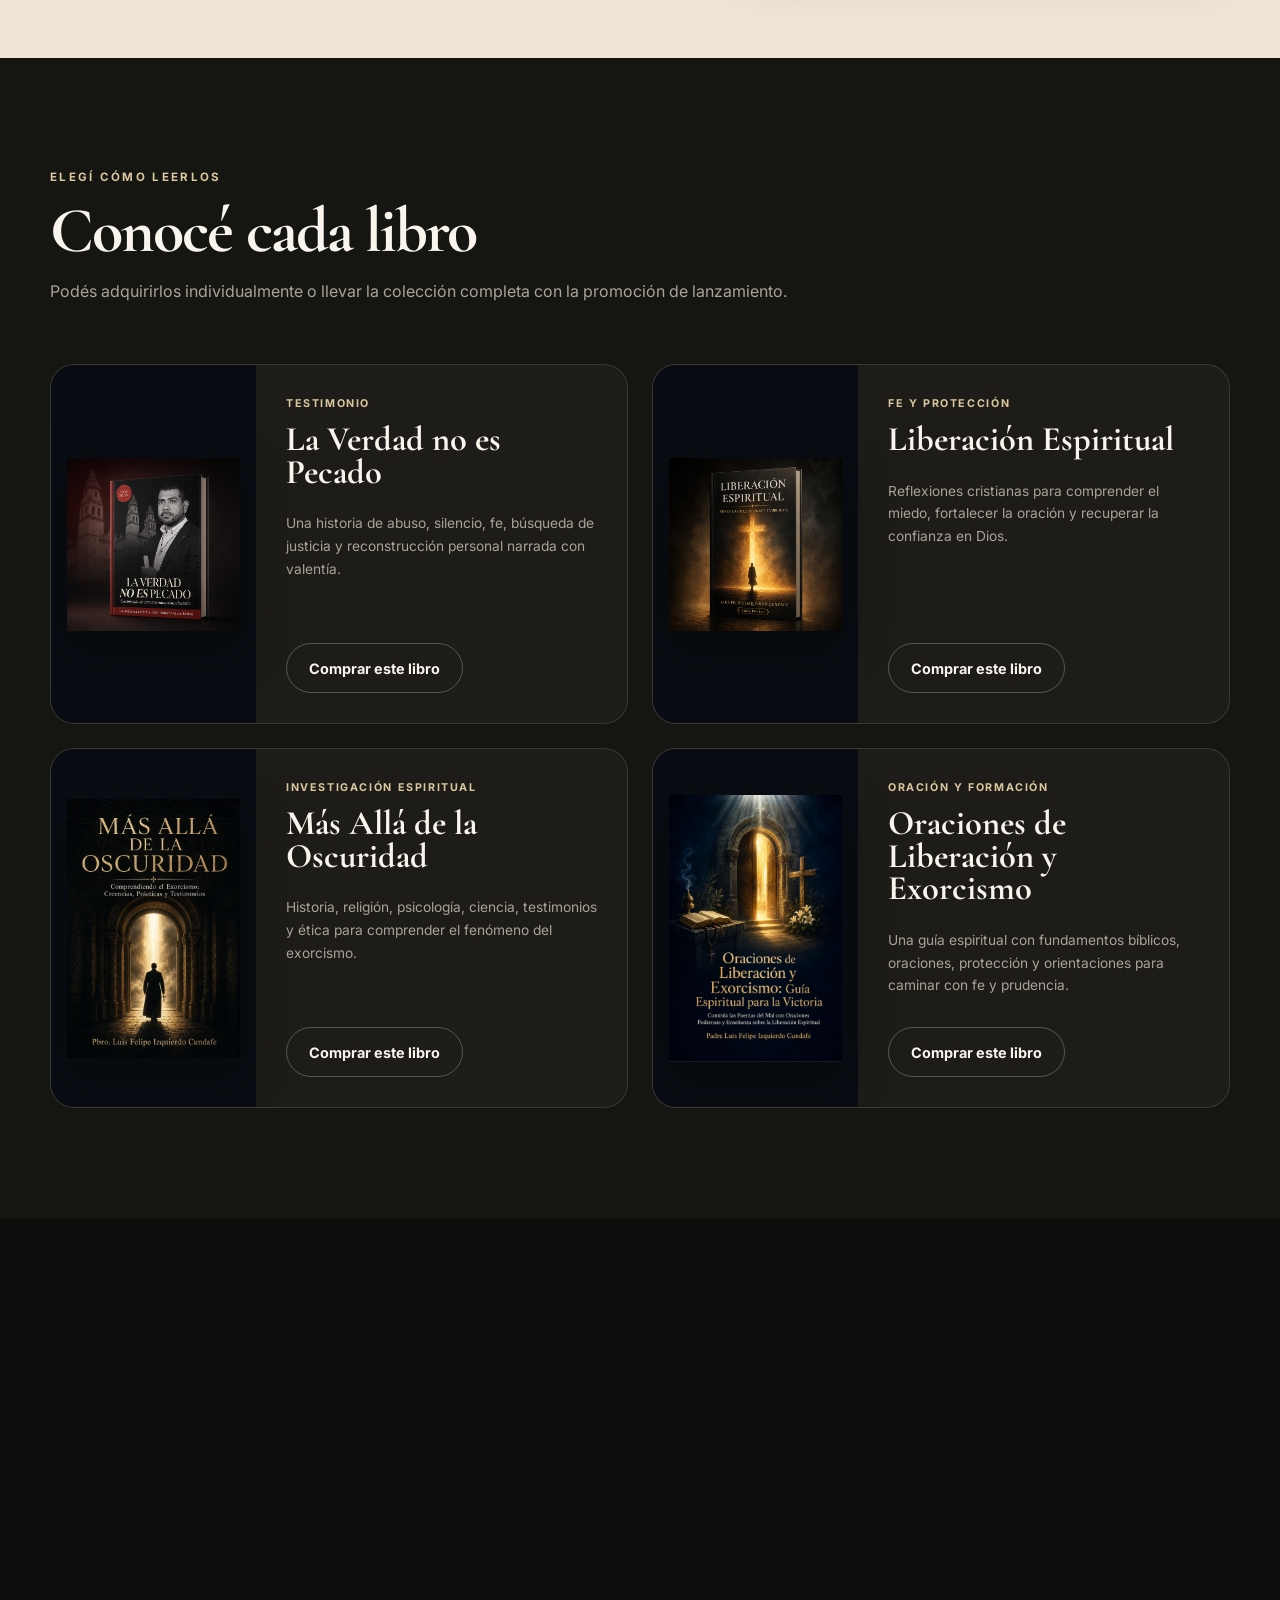
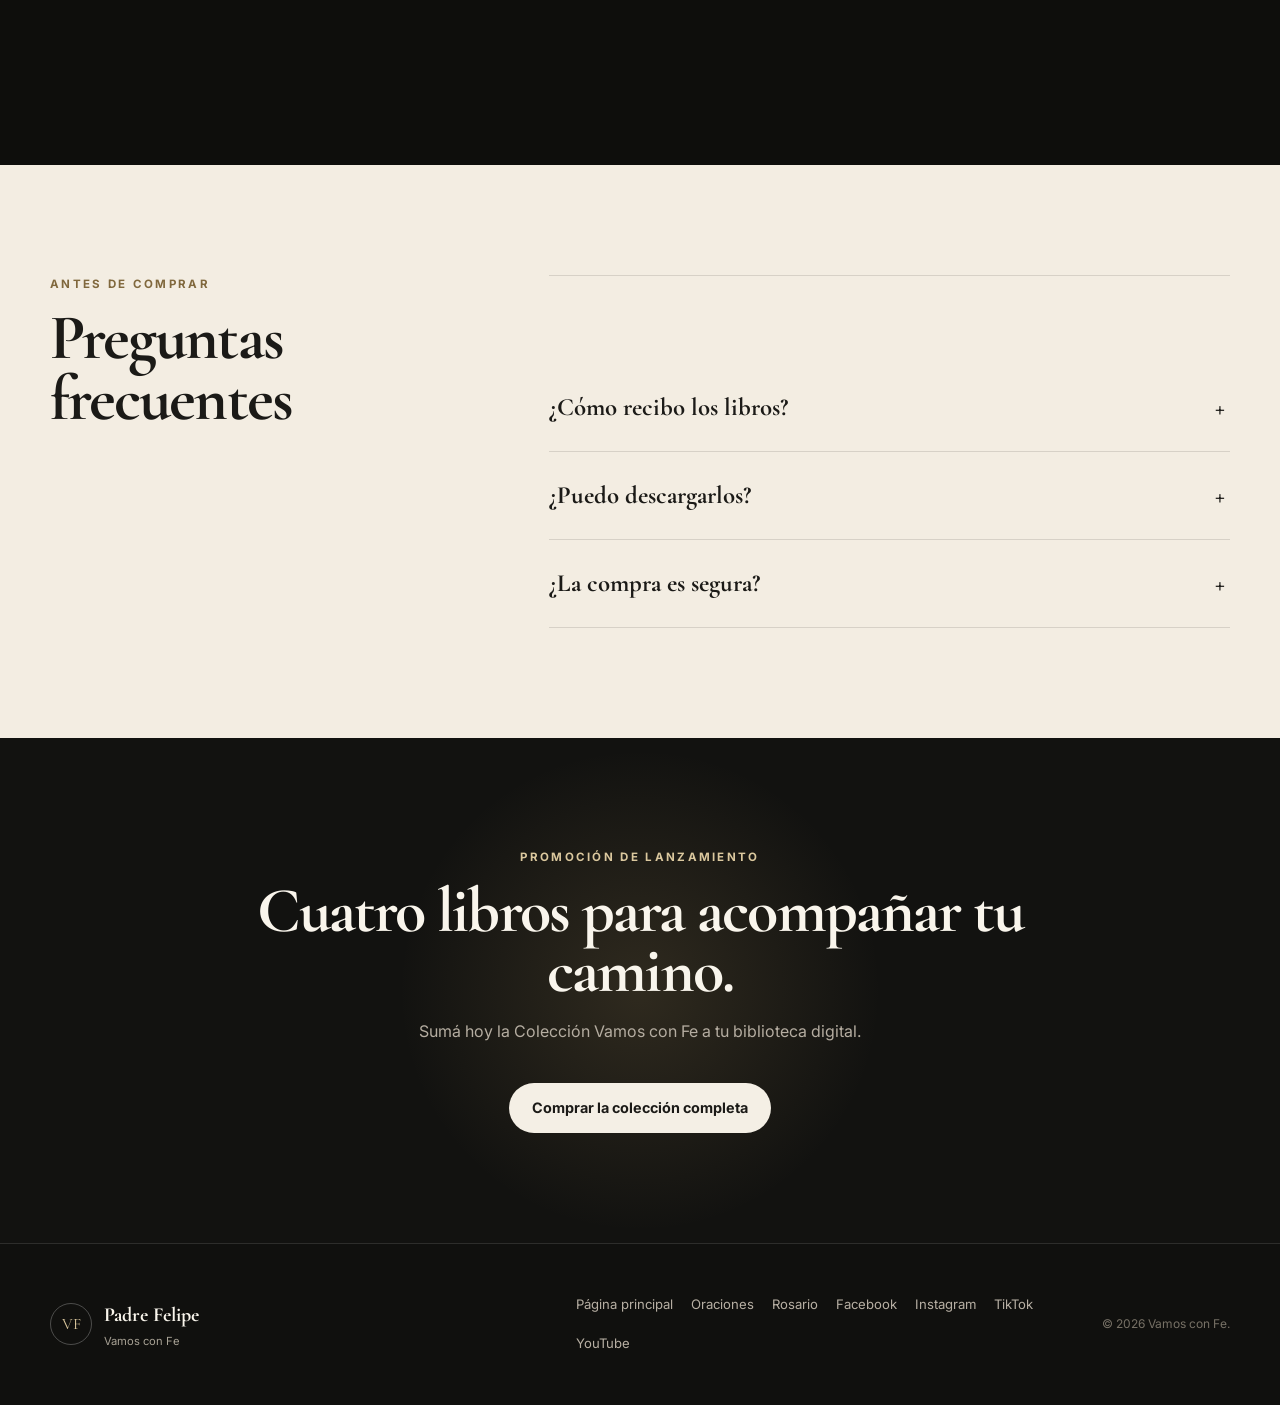
<file: libros.html>
<!doctype html>
<html lang="es">
<head>
  <meta charset="utf-8">
  <meta name="viewport" content="width=device-width, initial-scale=1">
  <title>Libros del Padre Luis Felipe | Colección Vamos con Fe</title>
  <meta name="description" content="Conocé los cuatro libros digitales del Padre Luis Felipe y accedé a la Colección Vamos con Fe con una oferta especial de lanzamiento.">
  <meta name="theme-color" content="#171714">
  <link rel="canonical" href="https://vamosconfe.com/libros.html">
  <link rel="icon" href="/favicon.svg" type="image/svg+xml">
  <meta property="og:type" content="website">
  <meta property="og:title" content="Colección Vamos con Fe · 4 libros del Padre Luis Felipe">
  <meta property="og:description" content="Fe, verdad, oración y liberación espiritual reunidas en cuatro libros digitales.">
  <meta property="og:url" content="https://vamosconfe.com/libros.html">
  <meta property="og:image" content="https://vamosconfe.com/assets/images/coleccion-vamos-con-fe-lanzamiento.webp">
  <meta property="og:image:alt" content="Colección Vamos con Fe con los cuatro libros digitales del Padre Luis Felipe">
  <meta name="twitter:card" content="summary_large_image">
  <meta name="twitter:title" content="Colección Vamos con Fe">
  <meta name="twitter:description" content="Cuatro libros digitales del Padre Luis Felipe reunidos en una colección especial.">
  <meta name="twitter:image" content="https://vamosconfe.com/assets/images/coleccion-vamos-con-fe-lanzamiento.webp">
  <link rel="preconnect" href="https://fonts.googleapis.com">
  <link rel="preconnect" href="https://fonts.gstatic.com" crossorigin>
  <link href="https://fonts.googleapis.com/css2?family=Cormorant+Garamond:wght@500;600;700&family=Inter:wght@400;500;600;700&display=swap" rel="stylesheet">
  <link rel="stylesheet" href="css/style.css?v=20260827-social">
  <link rel="stylesheet" href="css/libros.css?v=20260827">
  <script type="application/ld+json">
  {"@context":"https://schema.org","@type":"ItemList","name":"Colección Vamos con Fe","description":"Cuatro libros digitales del Padre Luis Felipe Izquierdo Cundafe.","url":"https://vamosconfe.com/libros.html","numberOfItems":4,"itemListElement":[
    {"@type":"ListItem","position":1,"item":{"@type":"Book","name":"La Verdad no es Pecado","author":{"@type":"Person","name":"Luis Felipe Izquierdo Cundafe"}}},
    {"@type":"ListItem","position":2,"item":{"@type":"Book","name":"Liberación Espiritual","author":{"@type":"Person","name":"Luis Felipe Izquierdo Cundafe"}}},
    {"@type":"ListItem","position":3,"item":{"@type":"Book","name":"Más Allá de la Oscuridad","author":{"@type":"Person","name":"Luis Felipe Izquierdo Cundafe"}}},
    {"@type":"ListItem","position":4,"item":{"@type":"Book","name":"Oraciones de Liberación y Exorcismo","author":{"@type":"Person","name":"Luis Felipe Izquierdo Cundafe"}}}
  ]}
  </script>
</head>
<body class="books-page">
<a class="skip-link" href="#contenido">Saltar al contenido</a>
<header class="site-header scrolled" id="header">
  <div class="container nav-wrap">
    <a class="brand" href="index.html"><span class="brand-mark">VF</span><span><strong>Padre Felipe</strong><small>Vamos con Fe</small></span></a>
    <button class="menu-toggle" id="menuToggle" aria-label="Abrir menú" aria-expanded="false"><span></span><span></span></button>
    <nav class="nav" id="nav">
      <a href="index.html">Inicio</a><a href="#coleccion">La colección</a><a href="#titulos">Los libros</a><a href="oraciones.html">Oraciones</a><a href="#preguntas">Preguntas frecuentes</a>
      <a class="btn btn-live btn-small" href="https://pay.hotmart.com/G107308187K" target="_blank" rel="noopener noreferrer">Comprar colección</a>
    </nav>
  </div>
</header>

<main id="contenido">
  <section class="books-hero">
    <div class="container books-hero-grid">
      <div class="books-hero-copy reveal">
        <p class="launch-pill">Promoción de lanzamiento</p>
        <p class="eyebrow">Colección Vamos con Fe</p>
        <h1>Cuatro libros.<br><em>Un camino de fe.</em></h1>
        <p class="hero-lead">Verdad, oración, reflexión y liberación espiritual reunidas en una colección digital del Padre Luis Felipe.</p>
        <div class="hero-actions"><a class="btn btn-primary" href="https://pay.hotmart.com/G107308187K" target="_blank" rel="noopener noreferrer">Quiero la colección completa</a><a class="btn btn-secondary" href="#titulos">Conocer los libros</a></div>
        <p class="secure-note">Compra procesada de forma segura por Hotmart.</p>
      </div>
      <div class="collection-visual reveal"><img src="assets/images/coleccion-vamos-con-fe-lanzamiento.webp" alt="Los cuatro libros de la Colección Vamos con Fe" width="1000" height="1000"></div>
    </div>
  </section>

  <section class="benefit-strip" aria-label="Beneficios de la colección"><div class="container benefit-grid">
    <div><strong>4 libros</strong><span>en una sola compra</span></div><div><strong>Acceso inmediato</strong><span>después del pago</span></div><div><strong>Formato digital</strong><span>PDF para descargar</span></div><div><strong>Leé donde quieras</strong><span>celular, tablet o computadora</span></div>
  </div></section>

  <section class="section collection-section" id="coleccion"><div class="container collection-card reveal">
    <div><p class="eyebrow dark">Una propuesta especial</p><h2>La colección completa, en un solo lugar.</h2><p>Cuatro obras que se complementan: un testimonio de verdad y reconstrucción, dos caminos de conocimiento y liberación espiritual, y una guía práctica de oración.</p>
      <ul class="collection-list"><li>Recibís los cuatro libros digitales.</li><li>Accedés inmediatamente desde Hotmart.</li><li>Podés descargarlos y leerlos sin conexión.</li><li>Aprovechás una oferta exclusiva de lanzamiento.</li></ul>
    </div>
    <aside class="offer-box"><span>Edición digital</span><strong>4 libros en una sola compra</strong><p>Una oportunidad para comenzar o completar tu biblioteca espiritual.</p><a class="btn btn-live" href="https://pay.hotmart.com/G107308187K" target="_blank" rel="noopener noreferrer">Acceder a la promoción</a><small>Serás dirigido al checkout seguro de Hotmart.</small></aside>
  </div></section>

  <section class="section titles-section" id="titulos"><div class="container">
    <div class="section-head reveal"><p class="eyebrow">Elegí cómo leerlos</p><h2>Conocé cada libro</h2><p>Podés adquirirlos individualmente o llevar la colección completa con la promoción de lanzamiento.</p></div>
    <div class="sales-books-grid">
      <article class="sales-book reveal"><div class="sales-cover"><img src="assets/images/la-verdad-no-es-pecado.png" alt="Portada de La Verdad no es Pecado" loading="lazy"></div><div class="sales-info"><span>Testimonio</span><h3>La Verdad no es Pecado</h3><p>Una historia de abuso, silencio, fe, búsqueda de justicia y reconstrucción personal narrada con valentía.</p><a class="btn btn-secondary" href="https://pay.hotmart.com/E107308322A" target="_blank" rel="noopener noreferrer">Comprar este libro</a></div></article>
      <article class="sales-book reveal"><div class="sales-cover"><img src="assets/images/liberacion-espiritual.png" alt="Portada de Liberación Espiritual" loading="lazy"></div><div class="sales-info"><span>Fe y protección</span><h3>Liberación Espiritual</h3><p>Reflexiones cristianas para comprender el miedo, fortalecer la oración y recuperar la confianza en Dios.</p><a class="btn btn-secondary" href="https://pay.hotmart.com/S107308698R" target="_blank" rel="noopener noreferrer">Comprar este libro</a></div></article>
      <article class="sales-book reveal"><div class="sales-cover"><img src="assets/images/mas-alla-de-la-oscuridad.webp" alt="Portada de Más Allá de la Oscuridad" loading="lazy"></div><div class="sales-info"><span>Investigación espiritual</span><h3>Más Allá de la Oscuridad</h3><p>Historia, religión, psicología, ciencia, testimonios y ética para comprender el fenómeno del exorcismo.</p><a class="btn btn-secondary" href="https://pay.hotmart.com/C107308794T" target="_blank" rel="noopener noreferrer">Comprar este libro</a></div></article>
      <article class="sales-book reveal"><div class="sales-cover"><img src="assets/images/oraciones-liberacion-exorcismo.webp" alt="Portada de Oraciones de Liberación y Exorcismo" loading="lazy"></div><div class="sales-info"><span>Oración y formación</span><h3>Oraciones de Liberación y Exorcismo</h3><p>Una guía espiritual con fundamentos bíblicos, oraciones, protección y orientaciones para caminar con fe y prudencia.</p><a class="btn btn-secondary" href="https://pay.hotmart.com/D107339599O" target="_blank" rel="noopener noreferrer">Comprar este libro</a></div></article>
    </div>
  </div></section>

  <section class="section choice-section"><div class="container choice-grid reveal">
    <div class="choice-copy"><p class="eyebrow">La mejor forma de empezar</p><h2>Si te interesan dos, la colección es para vos.</h2><p>En lugar de elegir un solo tema, recorré las cuatro miradas del Padre Luis Felipe y conservá todos los libros en tu biblioteca digital.</p></div>
    <div class="choice-options"><div><span>Compra individual</span><strong>1 libro digital</strong><p>Ideal si buscás un título específico.</p></div><div class="choice-featured"><span>Promo de lanzamiento</span><strong>Los 4 libros</strong><p>La experiencia completa en una sola compra.</p><a href="https://pay.hotmart.com/G107308187K" target="_blank" rel="noopener noreferrer">Elegir la colección →</a></div></div>
  </div></section>

  <section class="section faq-section" id="preguntas"><div class="container faq-wrap">
    <div class="section-head reveal"><p class="eyebrow dark">Antes de comprar</p><h2>Preguntas frecuentes</h2></div>
    <div class="faq-list"><details class="reveal"><summary>¿Los libros son físicos?</summary><p>No. La colección se entrega en formato digital PDF para leer desde el celular, tablet o computadora.</p></details><details class="reveal"><summary>¿Cómo recibo los libros?</summary><p>Después de aprobarse el pago, Hotmart enviará el acceso al correo utilizado durante la compra. También estarán disponibles en la sección “Mis compras”.</p></details><details class="reveal"><summary>¿Puedo descargarlos?</summary><p>Sí. Podrás descargarlos en tu dispositivo y conservarlos para leerlos sin conexión.</p></details><details class="reveal"><summary>¿La compra es segura?</summary><p>Sí. El pago y la entrega son gestionados por Hotmart, una plataforma especializada en productos digitales.</p></details></div>
  </div></section>

  <section class="section final-books-cta"><div class="container reveal"><p class="eyebrow">Promoción de lanzamiento</p><h2>Cuatro libros para acompañar tu camino.</h2><p>Sumá hoy la Colección Vamos con Fe a tu biblioteca digital.</p><a class="btn btn-primary" href="https://pay.hotmart.com/G107308187K" target="_blank" rel="noopener noreferrer">Comprar la colección completa</a></div></section>
</main>

<footer class="footer"><div class="container footer-grid">
  <a class="brand" href="index.html"><span class="brand-mark">VF</span><span><strong>Padre Felipe</strong><small>Vamos con Fe</small></span></a>
  <div class="footer-links"><a href="index.html">Página principal</a><a href="oraciones.html">Oraciones</a><a href="rosario.html">Rosario</a><a href="https://www.facebook.com/misionsansebastianpuertomontt" target="_blank" rel="noopener noreferrer">Facebook</a><a href="https://www.instagram.com/luisfelipe.yzquierdo/" target="_blank" rel="noopener noreferrer">Instagram</a><a href="https://www.tiktok.com/@pbroluisfelipeizq" target="_blank" rel="noopener noreferrer">TikTok</a><a href="https://www.youtube.com/@pbro.luisfelipeizquierdo1413" target="_blank" rel="noopener noreferrer">YouTube</a></div>
  <p class="copyright">© <span id="year"></span> Vamos con Fe.</p>
</div></footer>
<script src="js/main.js"></script>
</body>
</html>
</file>
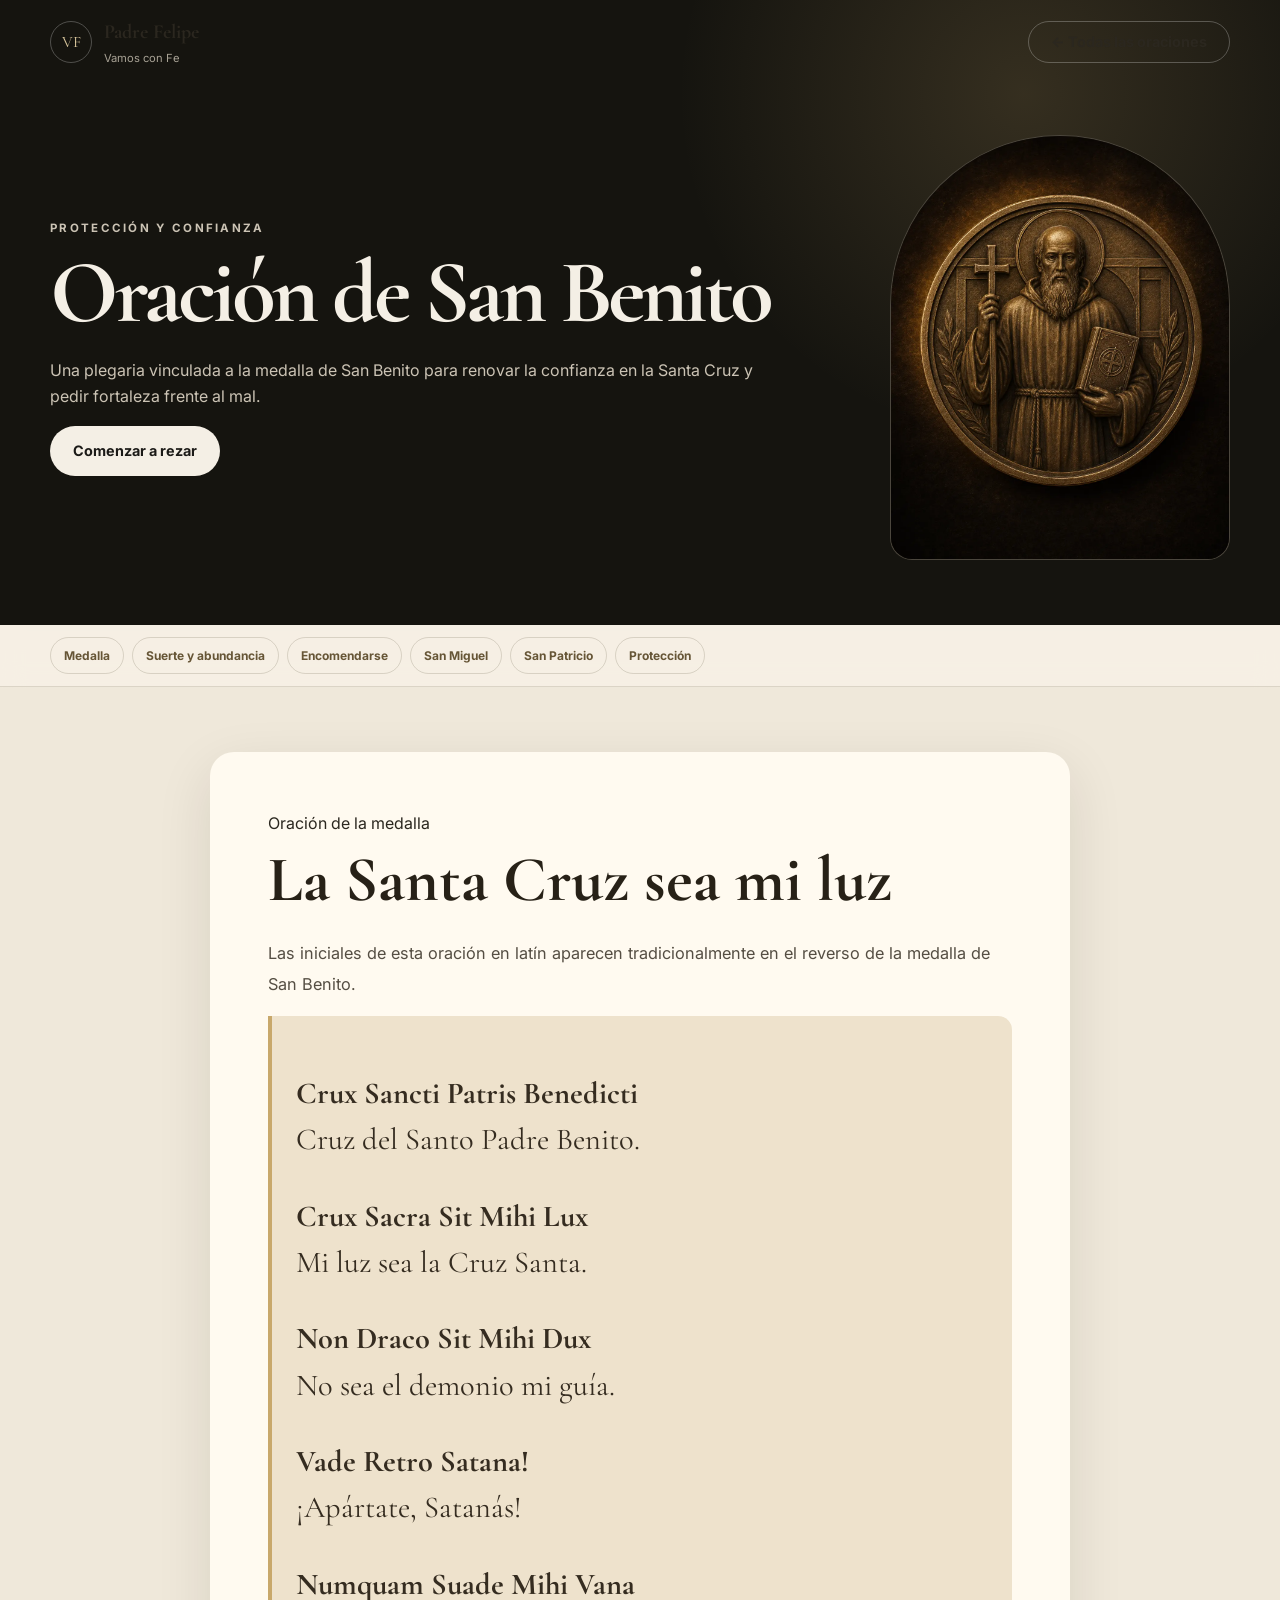
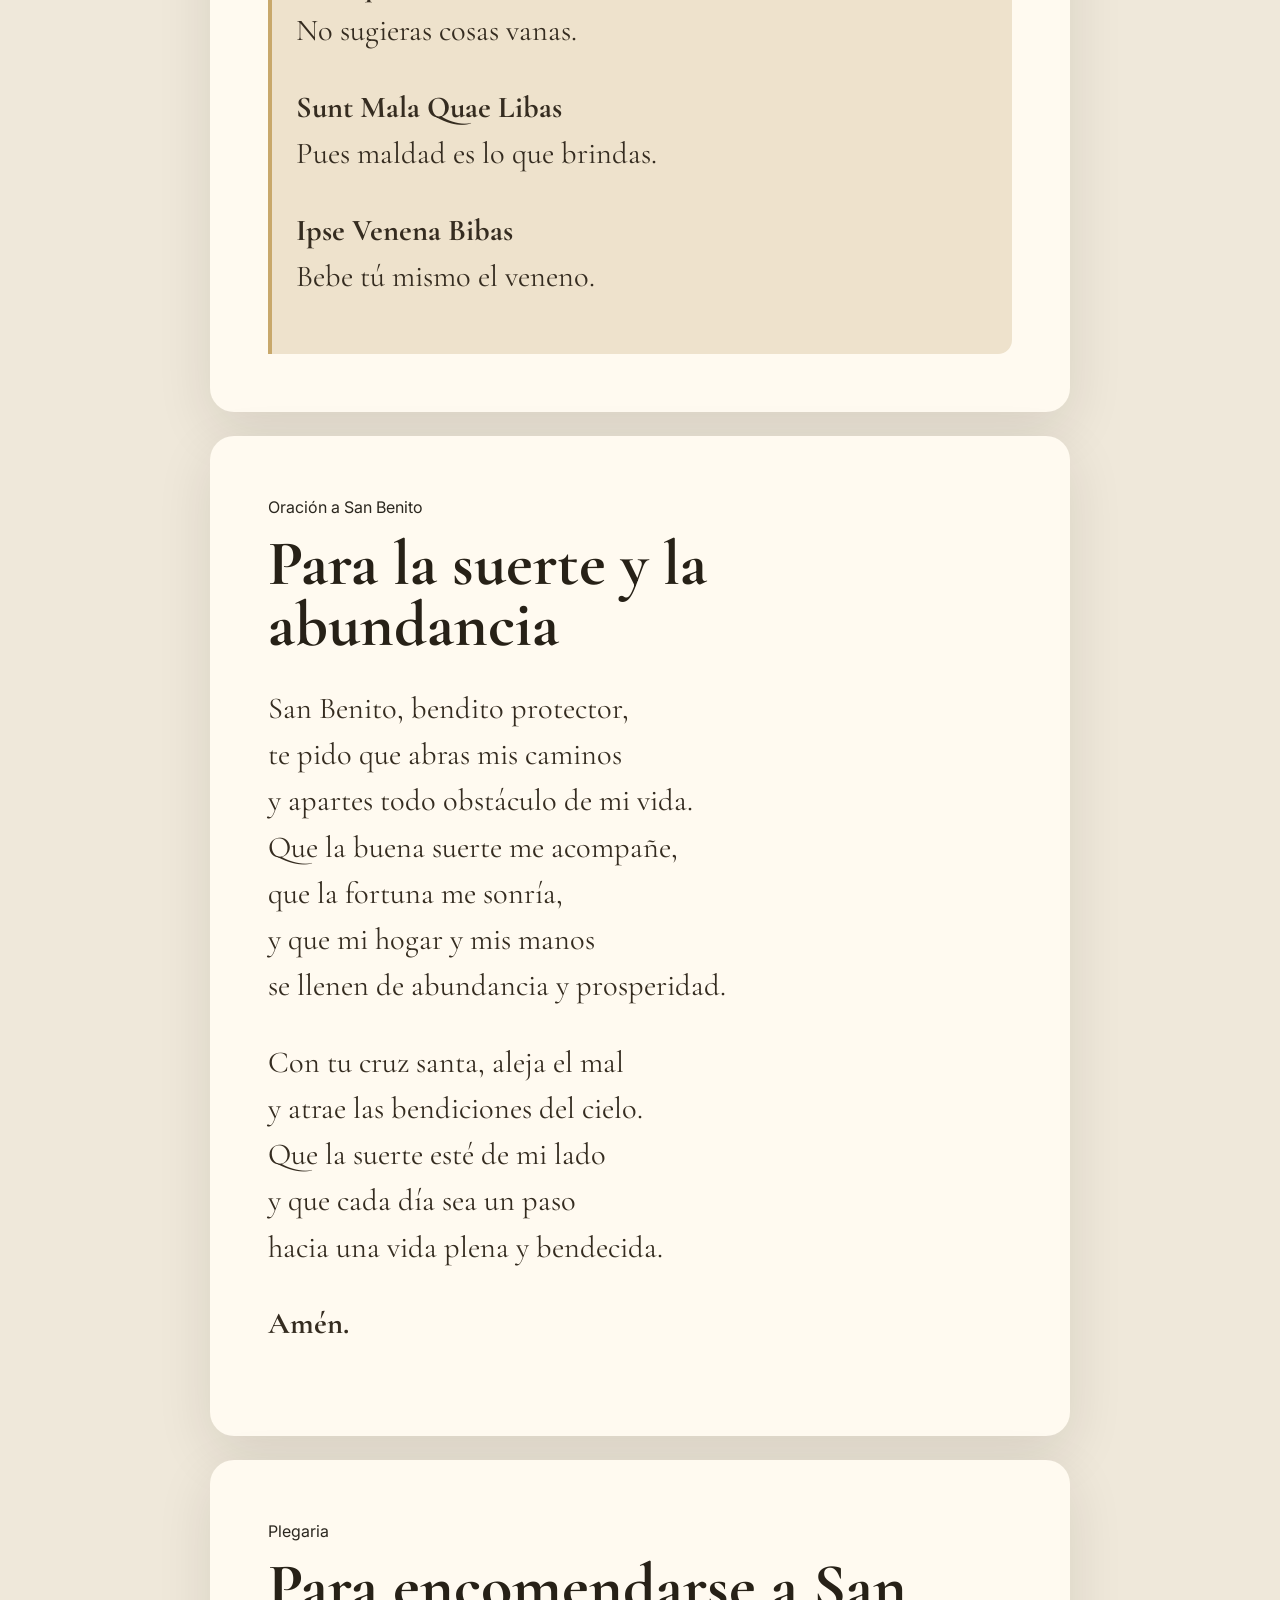
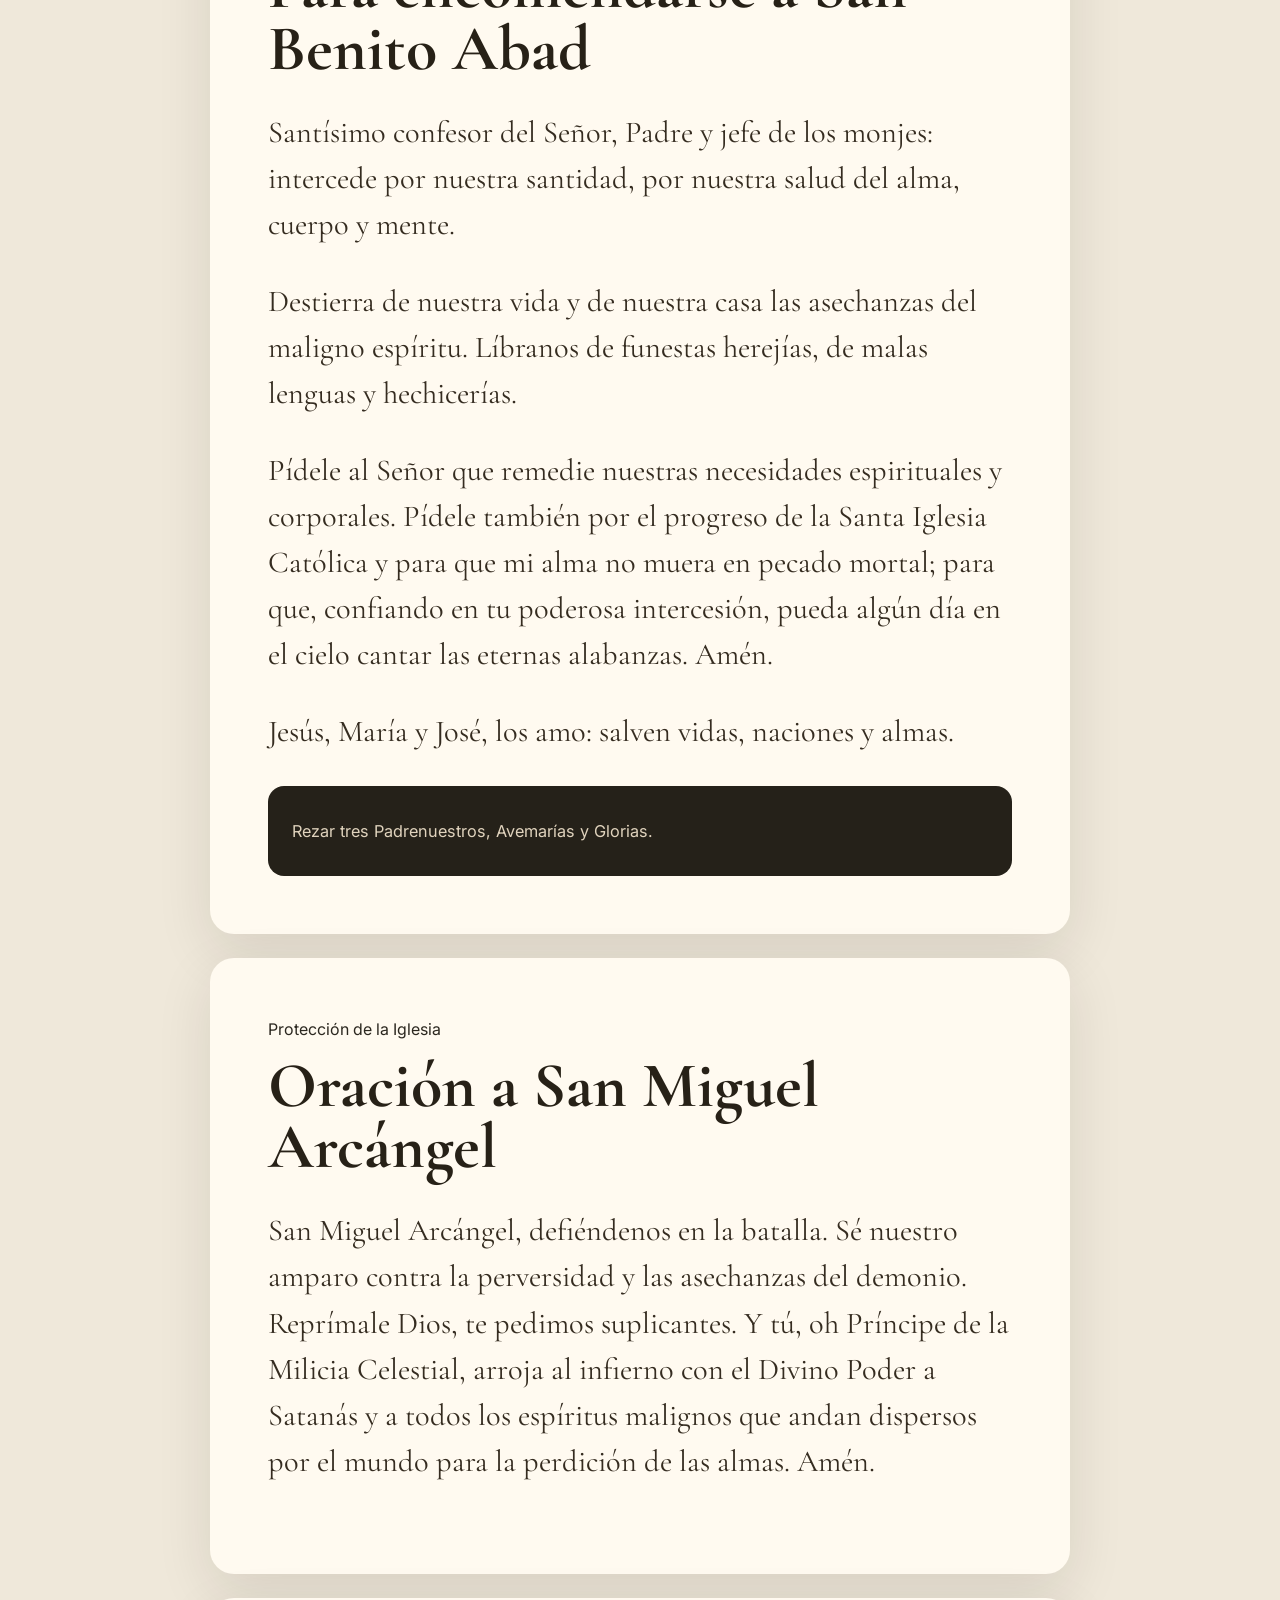
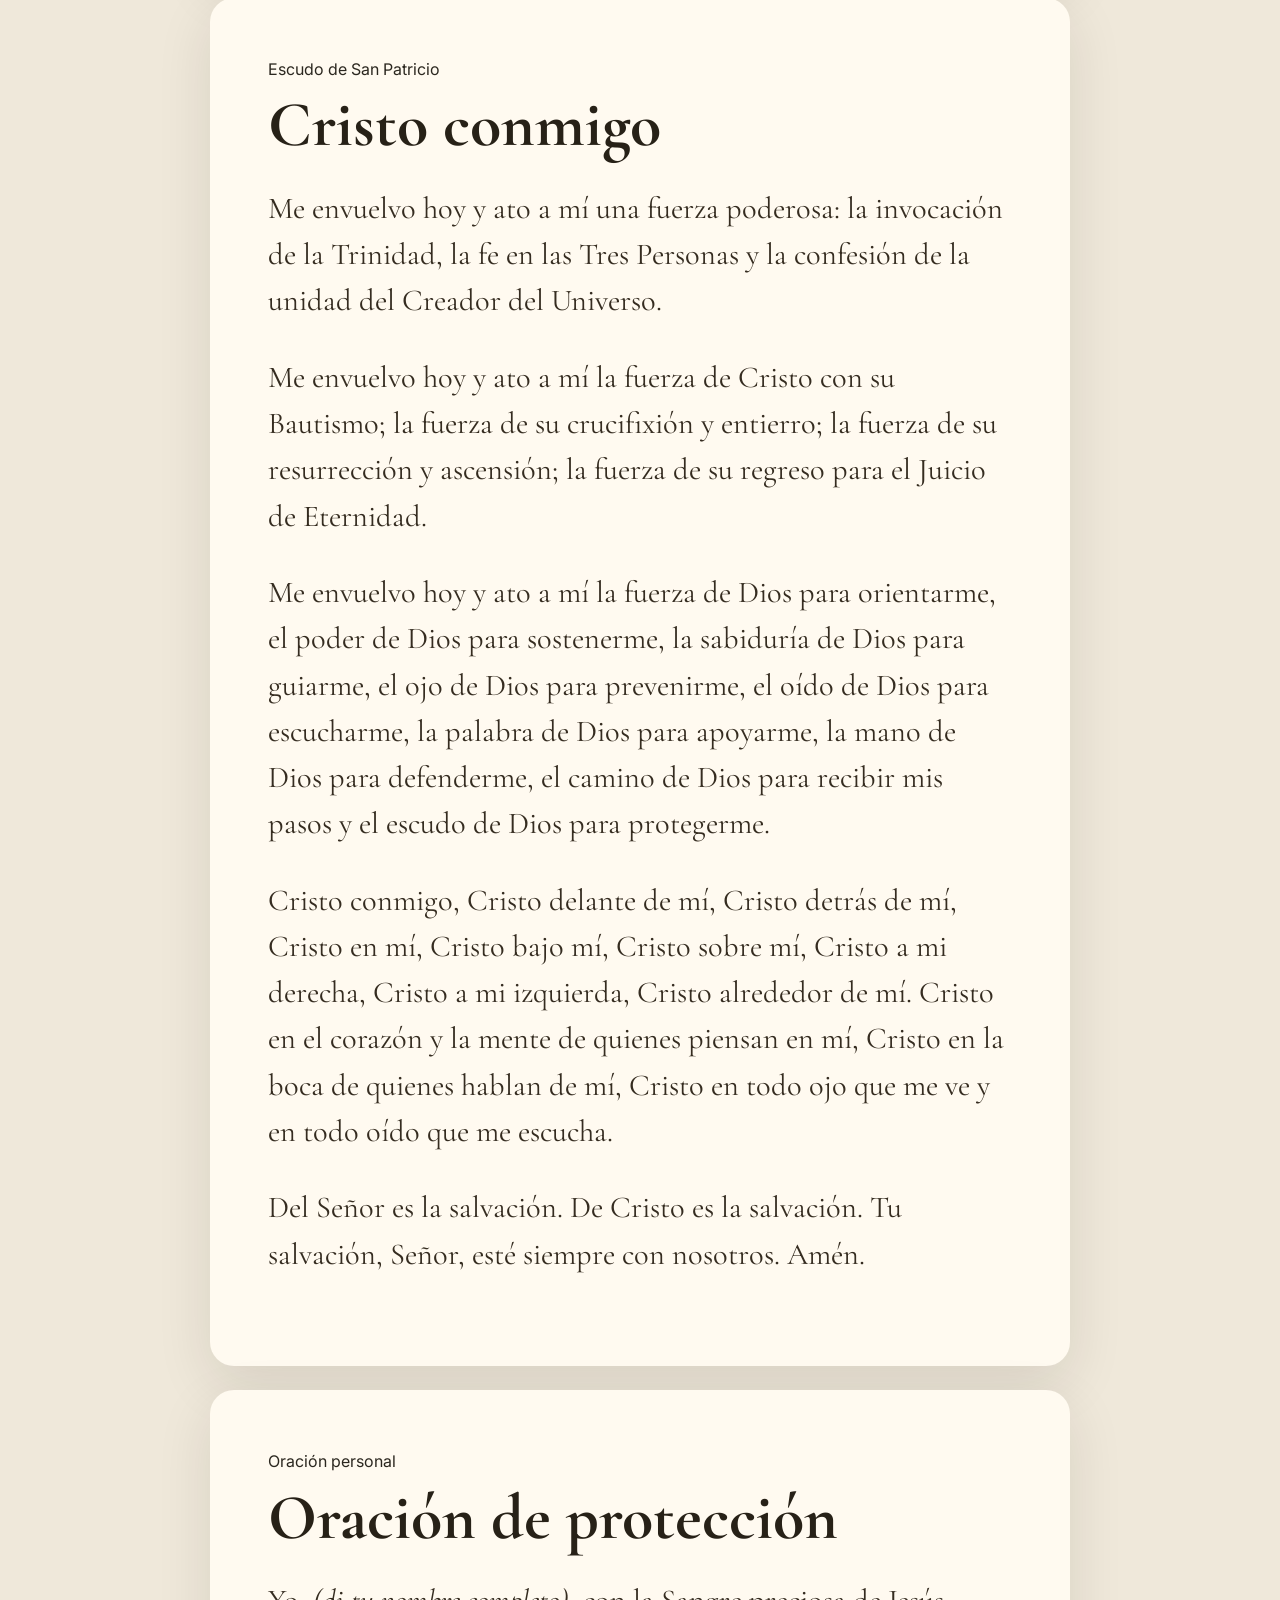
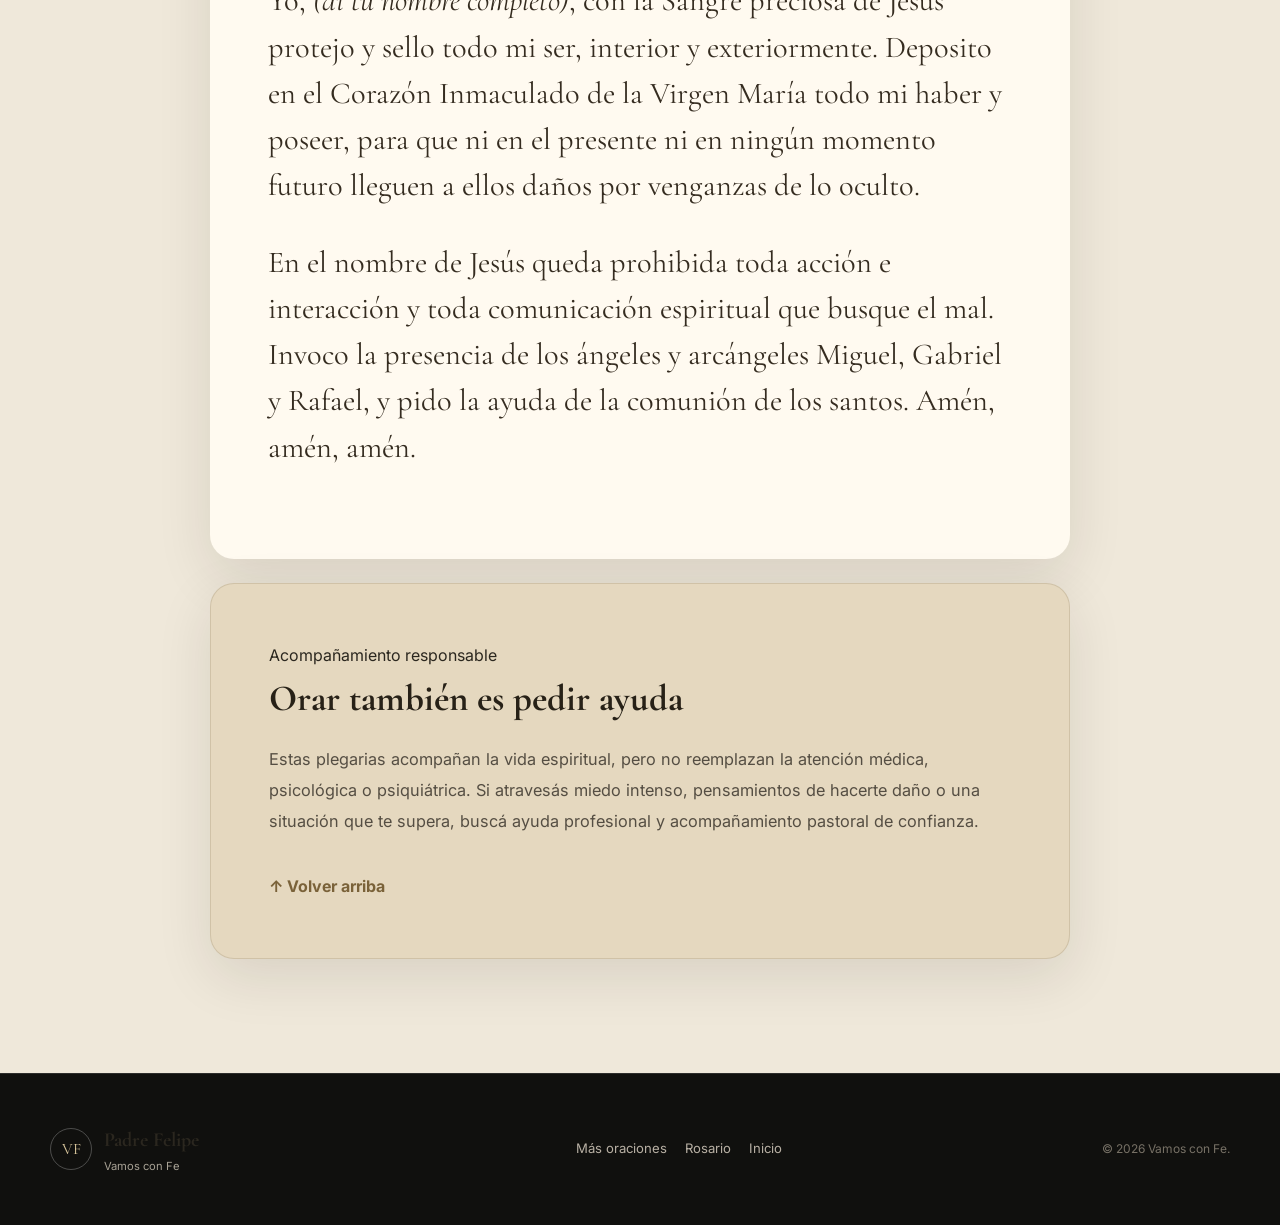
<file: oracion-san-benito.html>
<!doctype html>
<html lang="es"><head><meta charset="utf-8"><meta name="viewport" content="width=device-width,initial-scale=1"><title>Oración de San Benito para protección | Padre Felipe</title><meta name="description" content="Reza las oraciones de San Benito: la oración de la medalla y una plegaria para pedir caminos abiertos, abundancia, protección y confianza en Dios."><meta name="theme-color" content="#171714"><link rel="canonical" href="https://vamosconfe.com/oracion-san-benito.html"><link rel="icon" href="/favicon.svg" type="image/svg+xml"><meta property="og:type" content="article"><meta property="og:title" content="Oración de San Benito para protección"><meta property="og:description" content="La oración de la medalla de San Benito en latín y español."><meta property="og:url" content="https://vamosconfe.com/oracion-san-benito.html"><meta property="og:image" content="https://vamosconfe.com/assets/images/oraciones/san-benito-medalla-v2.webp"><meta name="twitter:card" content="summary_large_image"><link rel="preconnect" href="https://fonts.googleapis.com"><link rel="preconnect" href="https://fonts.gstatic.com" crossorigin><link href="https://fonts.googleapis.com/css2?family=Cormorant+Garamond:wght@500;600;700&family=Inter:wght@400;500;600;700&display=swap" rel="stylesheet"><link rel="stylesheet" href="css/style.css"><link rel="stylesheet" href="css/oraciones.css"></head>
<body class="prayer-article"><a class="skip-link" href="#oracion">Saltar a la oración</a><header class="site-header scrolled" id="header"><div class="container nav-wrap"><a class="brand" href="index.html"><span class="brand-mark">VF</span><span><strong>Padre Felipe</strong><small>Vamos con Fe</small></span></a><a class="btn btn-secondary btn-small" href="oraciones.html">← Todas las oraciones</a></div></header>
<main id="oracion"><section class="article-hero"><div class="container article-hero-grid"><div><p class="eyebrow">Protección y confianza</p><h1>Oración de San Benito</h1><p>Una plegaria vinculada a la medalla de San Benito para renovar la confianza en la Santa Cruz y pedir fortaleza frente al mal.</p><a class="btn btn-primary" href="#medalla">Comenzar a rezar</a></div><figure class="article-saint"><img src="assets/images/oraciones/san-benito-medalla-v2.webp" alt="San Benito Abad" fetchpriority="high"></figure></div></section>
<nav class="article-index" aria-label="Índice"><div class="container article-index-inner"><a href="#medalla">Medalla</a><a href="#suerte-abundancia">Suerte y abundancia</a><a href="#encomendarse">Encomendarse</a><a href="#san-miguel">San Miguel</a><a href="#san-patricio">San Patricio</a><a href="#proteccion">Protección</a></div></nav>
<div class="container article-content">
<section class="devotional-card" id="medalla"><span class="step">Oración de la medalla</span><h2>La Santa Cruz sea mi luz</h2><p>Las iniciales de esta oración en latín aparecen tradicionalmente en el reverso de la medalla de San Benito.</p><div class="latin-prayer"><p class="prayer-text"><strong>Crux Sancti Patris Benedicti</strong><br>Cruz del Santo Padre Benito.</p><p class="prayer-text"><strong>Crux Sacra Sit Mihi Lux</strong><br>Mi luz sea la Cruz Santa.</p><p class="prayer-text"><strong>Non Draco Sit Mihi Dux</strong><br>No sea el demonio mi guía.</p><p class="prayer-text"><strong>Vade Retro Satana!</strong><br>¡Apártate, Satanás!</p><p class="prayer-text"><strong>Numquam Suade Mihi Vana</strong><br>No sugieras cosas vanas.</p><p class="prayer-text"><strong>Sunt Mala Quae Libas</strong><br>Pues maldad es lo que brindas.</p><p class="prayer-text"><strong>Ipse Venena Bibas</strong><br>Bebe tú mismo el veneno.</p></div></section>
<section class="devotional-card" id="suerte-abundancia"><span class="step">Oración a San Benito</span><h2>Para la suerte y la abundancia</h2><p class="prayer-text">San Benito, bendito protector,<br>te pido que abras mis caminos<br>y apartes todo obstáculo de mi vida.<br>Que la buena suerte me acompañe,<br>que la fortuna me sonría,<br>y que mi hogar y mis manos<br>se llenen de abundancia y prosperidad.</p><p class="prayer-text">Con tu cruz santa, aleja el mal<br>y atrae las bendiciones del cielo.<br>Que la suerte esté de mi lado<br>y que cada día sea un paso<br>hacia una vida plena y bendecida.</p><p class="prayer-text"><strong>Amén.</strong></p></section>
<section class="devotional-card" id="encomendarse"><span class="step">Plegaria</span><h2>Para encomendarse a San Benito Abad</h2><p class="prayer-text">Santísimo confesor del Señor, Padre y jefe de los monjes: intercede por nuestra santidad, por nuestra salud del alma, cuerpo y mente.</p><p class="prayer-text">Destierra de nuestra vida y de nuestra casa las asechanzas del maligno espíritu. Líbranos de funestas herejías, de malas lenguas y hechicerías.</p><p class="prayer-text">Pídele al Señor que remedie nuestras necesidades espirituales y corporales. Pídele también por el progreso de la Santa Iglesia Católica y para que mi alma no muera en pecado mortal; para que, confiando en tu poderosa intercesión, pueda algún día en el cielo cantar las eternas alabanzas. Amén.</p><p class="prayer-text">Jesús, María y José, los amo: salven vidas, naciones y almas.</p><div class="devotional-instruction"><p>Rezar tres Padrenuestros, Avemarías y Glorias.</p></div></section>
<section class="devotional-card" id="san-miguel"><span class="step">Protección de la Iglesia</span><h2>Oración a San Miguel Arcángel</h2><p class="prayer-text">San Miguel Arcángel, defiéndenos en la batalla. Sé nuestro amparo contra la perversidad y las asechanzas del demonio. Reprímale Dios, te pedimos suplicantes. Y tú, oh Príncipe de la Milicia Celestial, arroja al infierno con el Divino Poder a Satanás y a todos los espíritus malignos que andan dispersos por el mundo para la perdición de las almas. Amén.</p></section>
<section class="devotional-card" id="san-patricio"><span class="step">Escudo de San Patricio</span><h2>Cristo conmigo</h2><p class="prayer-text">Me envuelvo hoy y ato a mí una fuerza poderosa: la invocación de la Trinidad, la fe en las Tres Personas y la confesión de la unidad del Creador del Universo.</p><p class="prayer-text">Me envuelvo hoy y ato a mí la fuerza de Cristo con su Bautismo; la fuerza de su crucifixión y entierro; la fuerza de su resurrección y ascensión; la fuerza de su regreso para el Juicio de Eternidad.</p><p class="prayer-text">Me envuelvo hoy y ato a mí la fuerza de Dios para orientarme, el poder de Dios para sostenerme, la sabiduría de Dios para guiarme, el ojo de Dios para prevenirme, el oído de Dios para escucharme, la palabra de Dios para apoyarme, la mano de Dios para defenderme, el camino de Dios para recibir mis pasos y el escudo de Dios para protegerme.</p><p class="prayer-text">Cristo conmigo, Cristo delante de mí, Cristo detrás de mí, Cristo en mí, Cristo bajo mí, Cristo sobre mí, Cristo a mi derecha, Cristo a mi izquierda, Cristo alrededor de mí. Cristo en el corazón y la mente de quienes piensan en mí, Cristo en la boca de quienes hablan de mí, Cristo en todo ojo que me ve y en todo oído que me escucha.</p><p class="prayer-text">Del Señor es la salvación. De Cristo es la salvación. Tu salvación, Señor, esté siempre con nosotros. Amén.</p></section>
<section class="devotional-card" id="proteccion"><span class="step">Oración personal</span><h2>Oración de protección</h2><p class="prayer-text">Yo, <em>(di tu nombre completo)</em>, con la Sangre preciosa de Jesús protejo y sello todo mi ser, interior y exteriormente. Deposito en el Corazón Inmaculado de la Virgen María todo mi haber y poseer, para que ni en el presente ni en ningún momento futuro lleguen a ellos daños por venganzas de lo oculto.</p><p class="prayer-text">En el nombre de Jesús queda prohibida toda acción e interacción y toda comunicación espiritual que busque el mal. Invoco la presencia de los ángeles y arcángeles Miguel, Gabriel y Rafael, y pido la ayuda de la comunión de los santos. Amén, amén, amén.</p></section>
<aside class="devotional-card pastoral-note"><span class="step">Acompañamiento responsable</span><h2>Orar también es pedir ayuda</h2><p>Estas plegarias acompañan la vida espiritual, pero no reemplazan la atención médica, psicológica o psiquiátrica. Si atravesás miedo intenso, pensamientos de hacerte daño o una situación que te supera, buscá ayuda profesional y acompañamiento pastoral de confianza.</p><a class="back-top" href="#oracion">↑ Volver arriba</a></aside>
</div></main><footer class="footer"><div class="container footer-grid"><a class="brand" href="index.html"><span class="brand-mark">VF</span><span><strong>Padre Felipe</strong><small>Vamos con Fe</small></span></a><div class="footer-links"><a href="oraciones.html">Más oraciones</a><a href="rosario.html">Rosario</a><a href="index.html">Inicio</a></div><p class="copyright">© <span id="year"></span> Vamos con Fe.</p></div></footer><script src="js/main.js"></script></body></html>
</file>
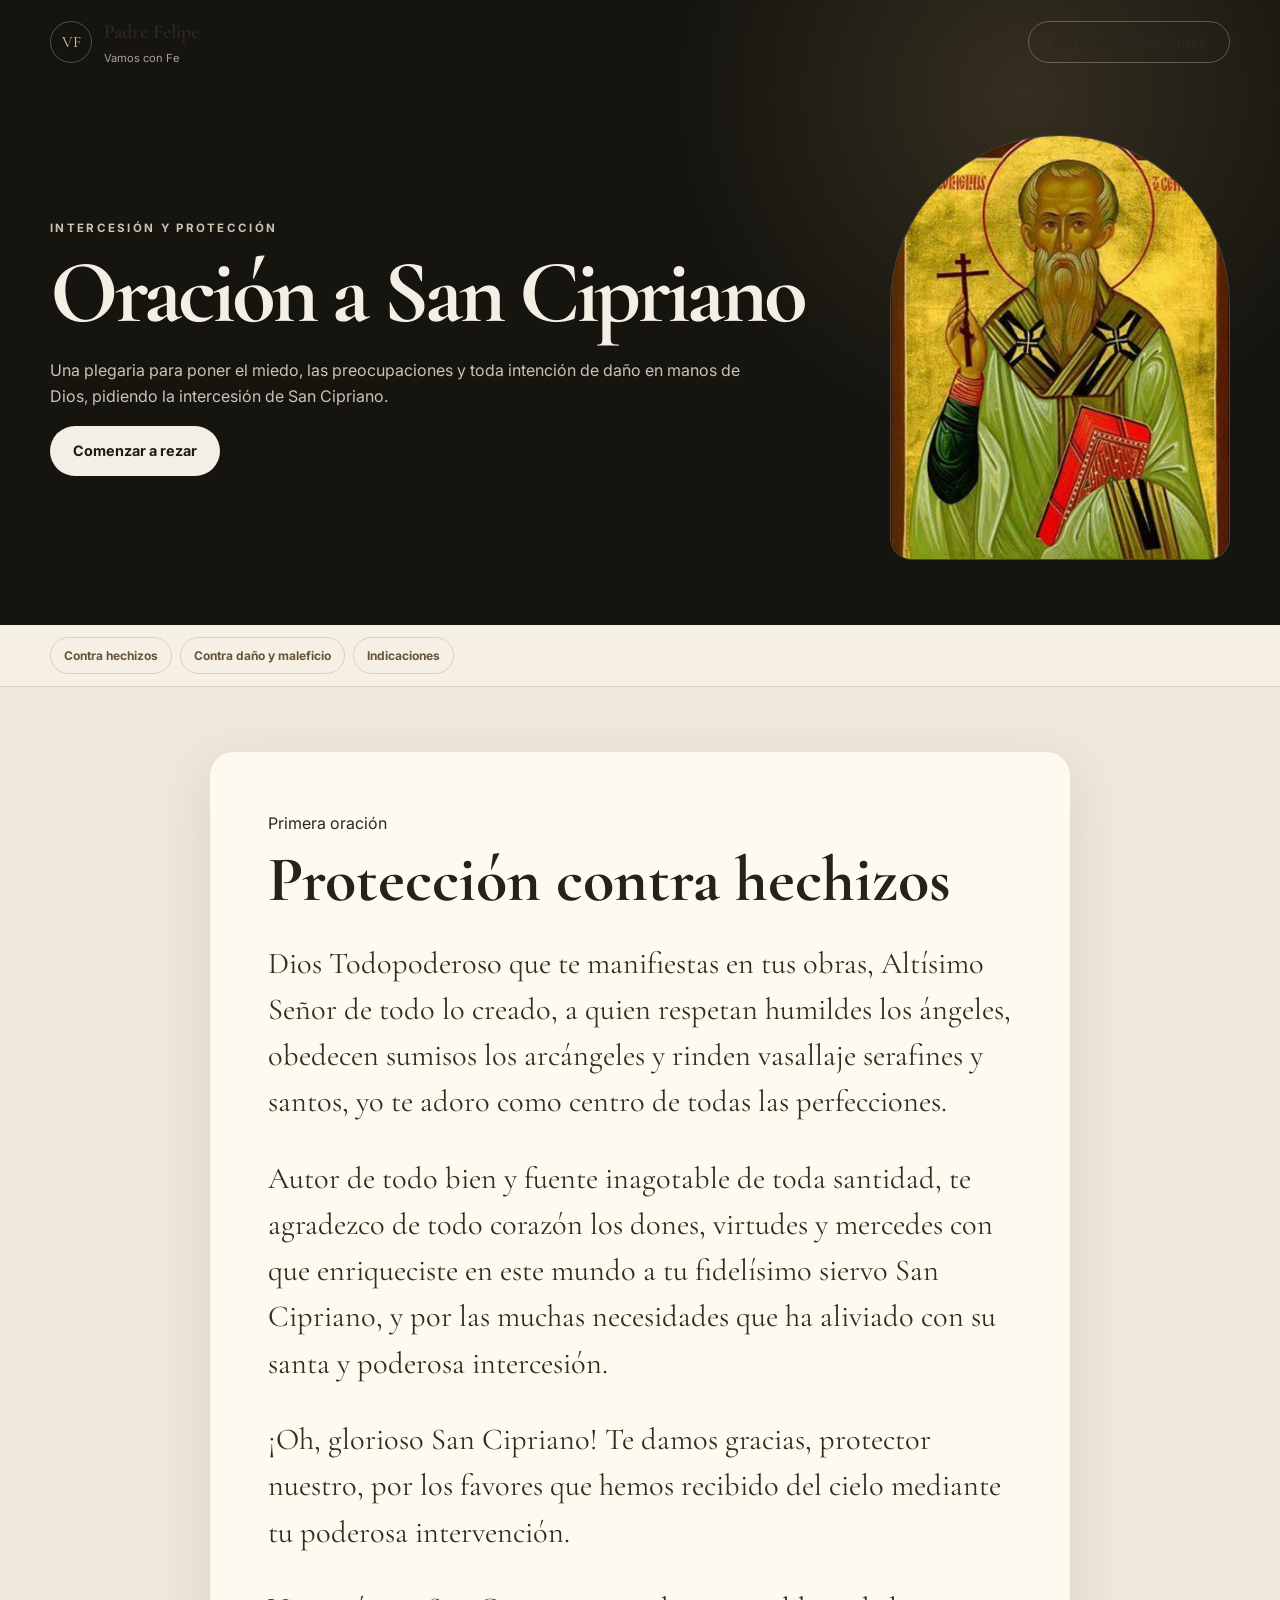
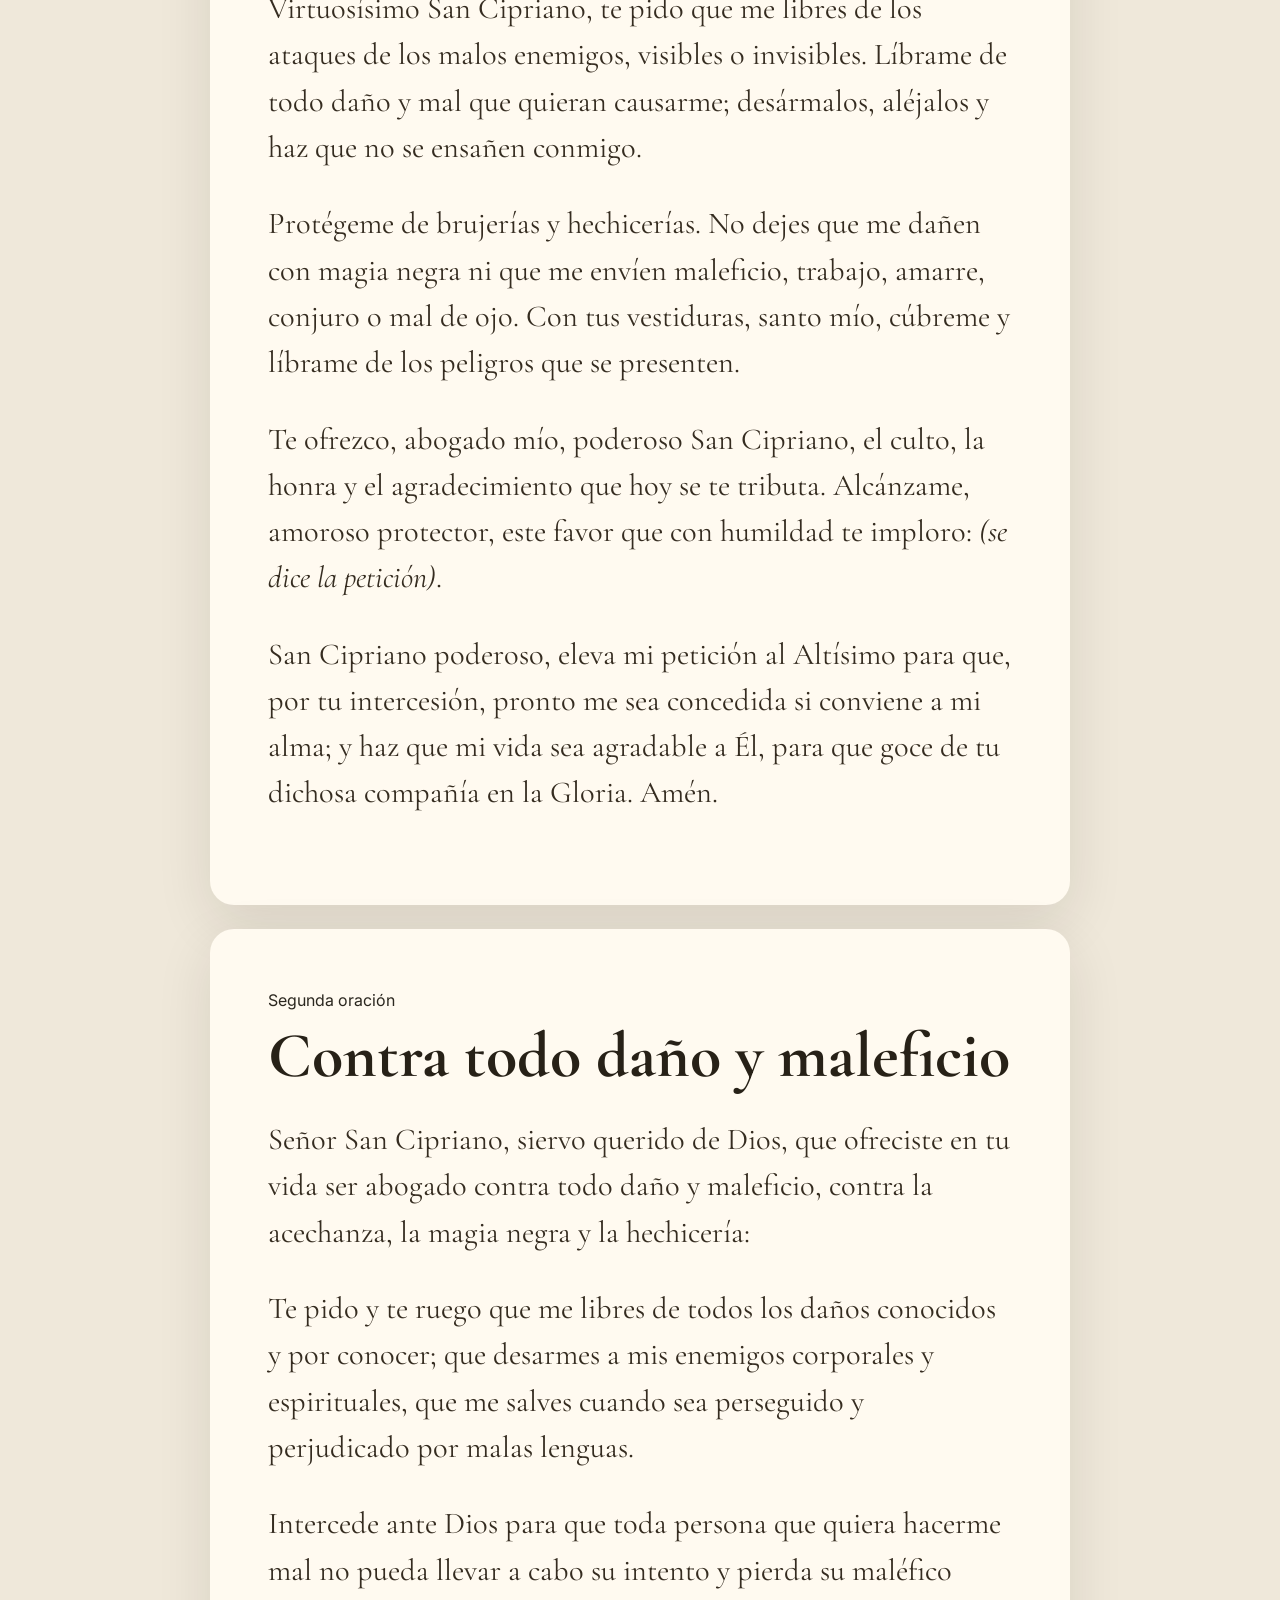
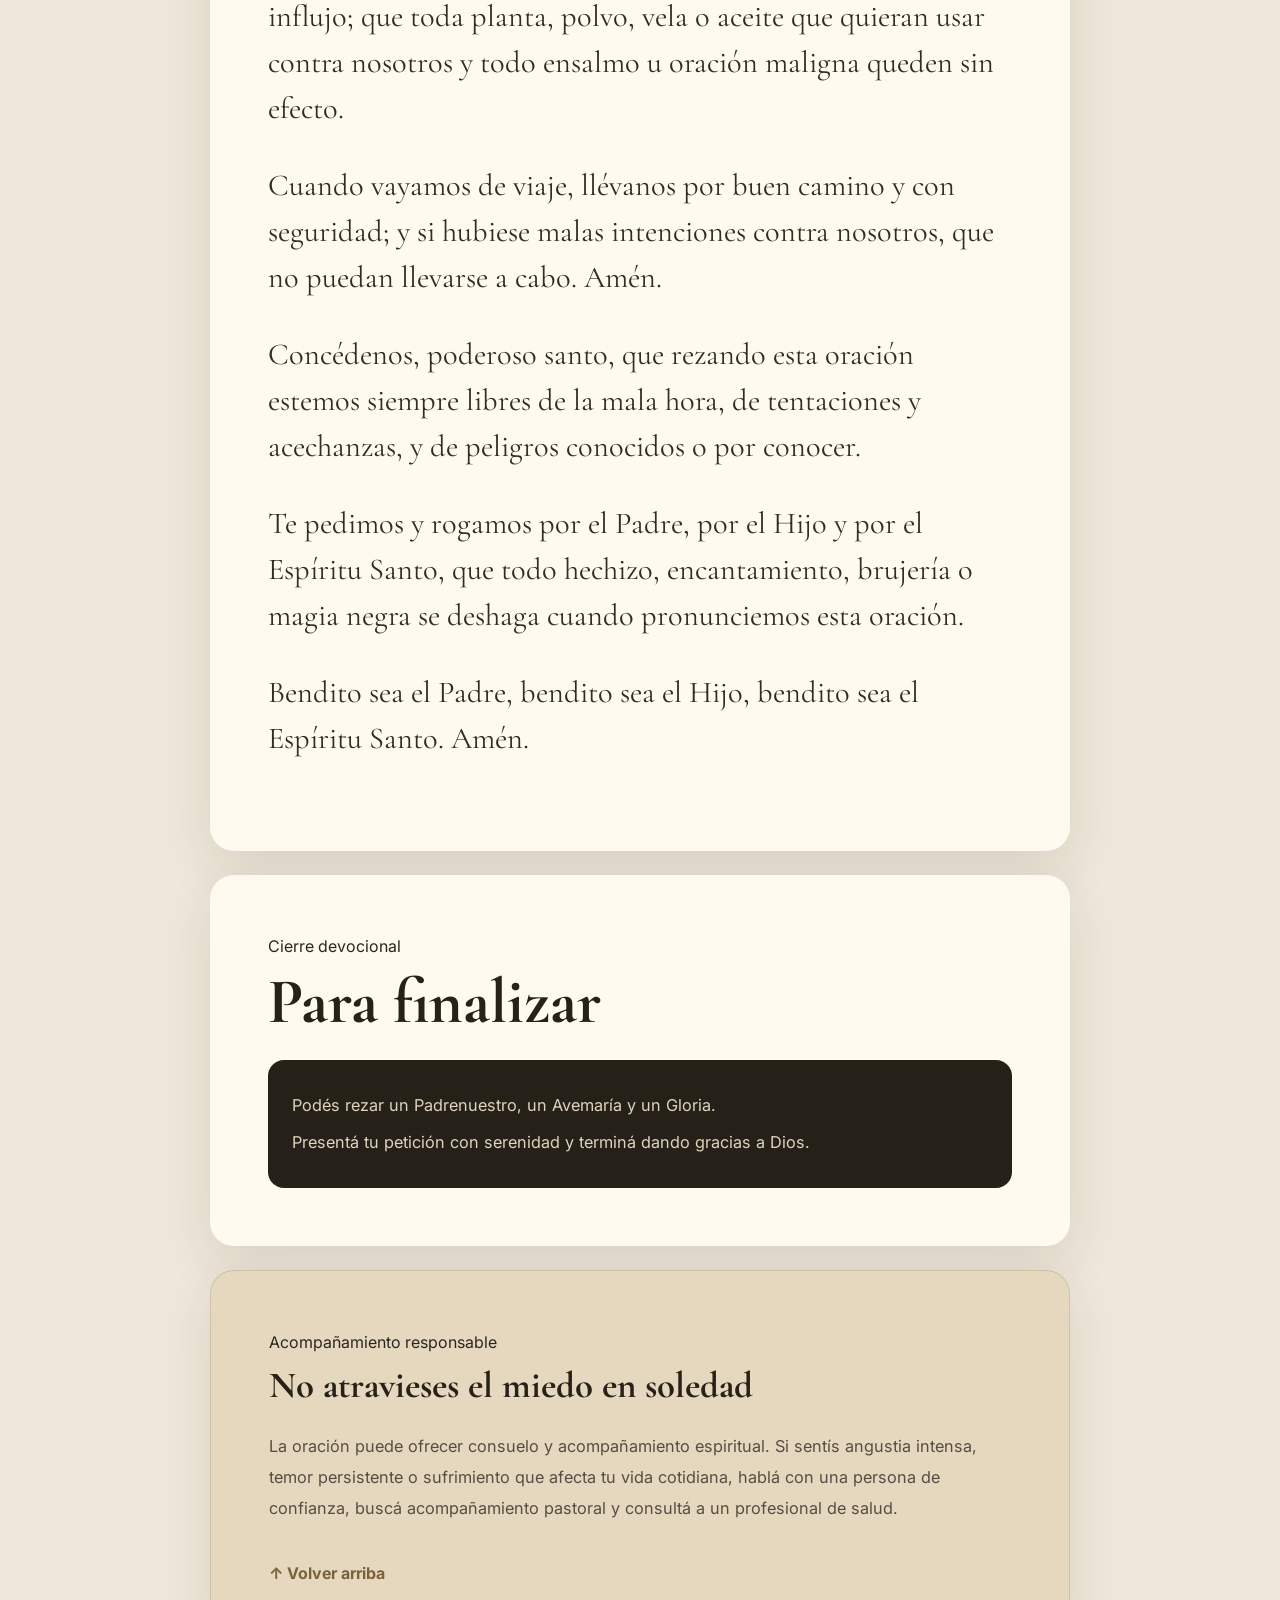
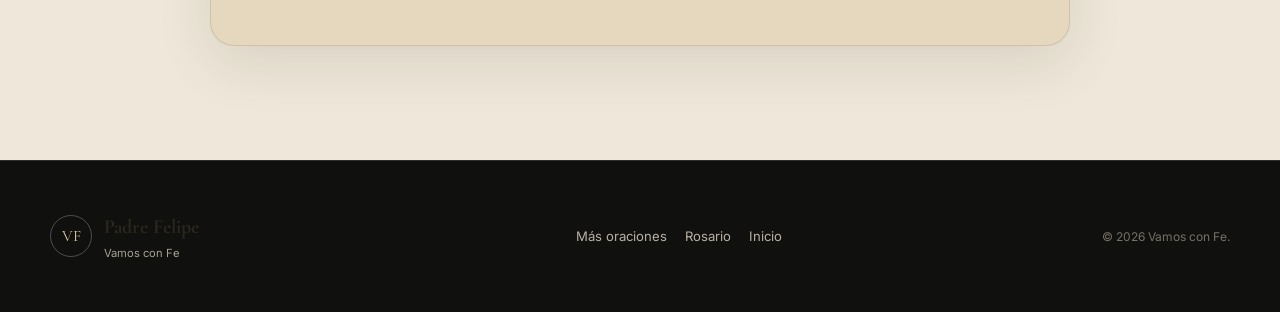
<file: oracion-san-cipriano.html>
<!doctype html>
<html lang="es"><head><meta charset="utf-8"><meta name="viewport" content="width=device-width,initial-scale=1"><title>Oración a San Cipriano contra hechizos | Padre Felipe</title><meta name="description" content="Oraciones a San Cipriano para pedir protección ante hechizos, daño y maleficios, poniendo la confianza en Dios."><meta name="theme-color" content="#171714"><link rel="canonical" href="https://vamosconfe.com/oracion-san-cipriano.html"><link rel="icon" href="/favicon.svg" type="image/svg+xml"><meta property="og:type" content="article"><meta property="og:title" content="Oración a San Cipriano contra hechizos"><meta property="og:description" content="Una plegaria de intercesión y confianza en Dios."><meta property="og:url" content="https://vamosconfe.com/oracion-san-cipriano.html"><meta property="og:image" content="https://vamosconfe.com/assets/images/oraciones/san-cipriano.jpg"><meta name="twitter:card" content="summary_large_image"><link rel="preconnect" href="https://fonts.googleapis.com"><link rel="preconnect" href="https://fonts.gstatic.com" crossorigin><link href="https://fonts.googleapis.com/css2?family=Cormorant+Garamond:wght@500;600;700&family=Inter:wght@400;500;600;700&display=swap" rel="stylesheet"><link rel="stylesheet" href="css/style.css"><link rel="stylesheet" href="css/oraciones.css"></head>
<body class="prayer-article"><a class="skip-link" href="#oracion">Saltar a la oración</a><header class="site-header scrolled" id="header"><div class="container nav-wrap"><a class="brand" href="index.html"><span class="brand-mark">VF</span><span><strong>Padre Felipe</strong><small>Vamos con Fe</small></span></a><a class="btn btn-secondary btn-small" href="oraciones.html">← Todas las oraciones</a></div></header>
<main id="oracion"><section class="article-hero"><div class="container article-hero-grid"><div><p class="eyebrow">Intercesión y protección</p><h1>Oración a San Cipriano</h1><p>Una plegaria para poner el miedo, las preocupaciones y toda intención de daño en manos de Dios, pidiendo la intercesión de San Cipriano.</p><a class="btn btn-primary" href="#contra-hechizos">Comenzar a rezar</a></div><figure class="article-saint"><img src="assets/images/oraciones/san-cipriano.jpg" alt="Representación de San Cipriano" fetchpriority="high"></figure></div></section>
<nav class="article-index" aria-label="Índice"><div class="container article-index-inner"><a href="#contra-hechizos">Contra hechizos</a><a href="#contra-maleficio">Contra daño y maleficio</a><a href="#indicaciones">Indicaciones</a></div></nav>
<div class="container article-content"><section class="devotional-card" id="contra-hechizos"><span class="step">Primera oración</span><h2>Protección contra hechizos</h2><p class="prayer-text">Dios Todopoderoso que te manifiestas en tus obras, Altísimo Señor de todo lo creado, a quien respetan humildes los ángeles, obedecen sumisos los arcángeles y rinden vasallaje serafines y santos, yo te adoro como centro de todas las perfecciones.</p><p class="prayer-text">Autor de todo bien y fuente inagotable de toda santidad, te agradezco de todo corazón los dones, virtudes y mercedes con que enriqueciste en este mundo a tu fidelísimo siervo San Cipriano, y por las muchas necesidades que ha aliviado con su santa y poderosa intercesión.</p><p class="prayer-text">¡Oh, glorioso San Cipriano! Te damos gracias, protector nuestro, por los favores que hemos recibido del cielo mediante tu poderosa intervención.</p><p class="prayer-text">Virtuosísimo San Cipriano, te pido que me libres de los ataques de los malos enemigos, visibles o invisibles. Líbrame de todo daño y mal que quieran causarme; desármalos, aléjalos y haz que no se ensañen conmigo.</p><p class="prayer-text">Protégeme de brujerías y hechicerías. No dejes que me dañen con magia negra ni que me envíen maleficio, trabajo, amarre, conjuro o mal de ojo. Con tus vestiduras, santo mío, cúbreme y líbrame de los peligros que se presenten.</p><p class="prayer-text">Te ofrezco, abogado mío, poderoso San Cipriano, el culto, la honra y el agradecimiento que hoy se te tributa. Alcánzame, amoroso protector, este favor que con humildad te imploro: <em>(se dice la petición)</em>.</p><p class="prayer-text">San Cipriano poderoso, eleva mi petición al Altísimo para que, por tu intercesión, pronto me sea concedida si conviene a mi alma; y haz que mi vida sea agradable a Él, para que goce de tu dichosa compañía en la Gloria. Amén.</p></section>
<section class="devotional-card" id="contra-maleficio"><span class="step">Segunda oración</span><h2>Contra todo daño y maleficio</h2><p class="prayer-text">Señor San Cipriano, siervo querido de Dios, que ofreciste en tu vida ser abogado contra todo daño y maleficio, contra la acechanza, la magia negra y la hechicería:</p><p class="prayer-text">Te pido y te ruego que me libres de todos los daños conocidos y por conocer; que desarmes a mis enemigos corporales y espirituales, que me salves cuando sea perseguido y perjudicado por malas lenguas.</p><p class="prayer-text">Intercede ante Dios para que toda persona que quiera hacerme mal no pueda llevar a cabo su intento y pierda su maléfico influjo; que toda planta, polvo, vela o aceite que quieran usar contra nosotros y todo ensalmo u oración maligna queden sin efecto.</p><p class="prayer-text">Cuando vayamos de viaje, llévanos por buen camino y con seguridad; y si hubiese malas intenciones contra nosotros, que no puedan llevarse a cabo. Amén.</p><p class="prayer-text">Concédenos, poderoso santo, que rezando esta oración estemos siempre libres de la mala hora, de tentaciones y acechanzas, y de peligros conocidos o por conocer.</p><p class="prayer-text">Te pedimos y rogamos por el Padre, por el Hijo y por el Espíritu Santo, que todo hechizo, encantamiento, brujería o magia negra se deshaga cuando pronunciemos esta oración.</p><p class="prayer-text">Bendito sea el Padre, bendito sea el Hijo, bendito sea el Espíritu Santo. Amén.</p></section>
<section class="devotional-card" id="indicaciones"><span class="step">Cierre devocional</span><h2>Para finalizar</h2><div class="devotional-instruction"><p>Podés rezar un Padrenuestro, un Avemaría y un Gloria.</p><p>Presentá tu petición con serenidad y terminá dando gracias a Dios.</p></div></section>
<aside class="devotional-card pastoral-note"><span class="step">Acompañamiento responsable</span><h2>No atravieses el miedo en soledad</h2><p>La oración puede ofrecer consuelo y acompañamiento espiritual. Si sentís angustia intensa, temor persistente o sufrimiento que afecta tu vida cotidiana, hablá con una persona de confianza, buscá acompañamiento pastoral y consultá a un profesional de salud.</p><a class="back-top" href="#oracion">↑ Volver arriba</a></aside></div></main>
<footer class="footer"><div class="container footer-grid"><a class="brand" href="index.html"><span class="brand-mark">VF</span><span><strong>Padre Felipe</strong><small>Vamos con Fe</small></span></a><div class="footer-links"><a href="oraciones.html">Más oraciones</a><a href="rosario.html">Rosario</a><a href="index.html">Inicio</a></div><p class="copyright">© <span id="year"></span> Vamos con Fe.</p></div></footer><script src="js/main.js"></script></body></html>
</file>
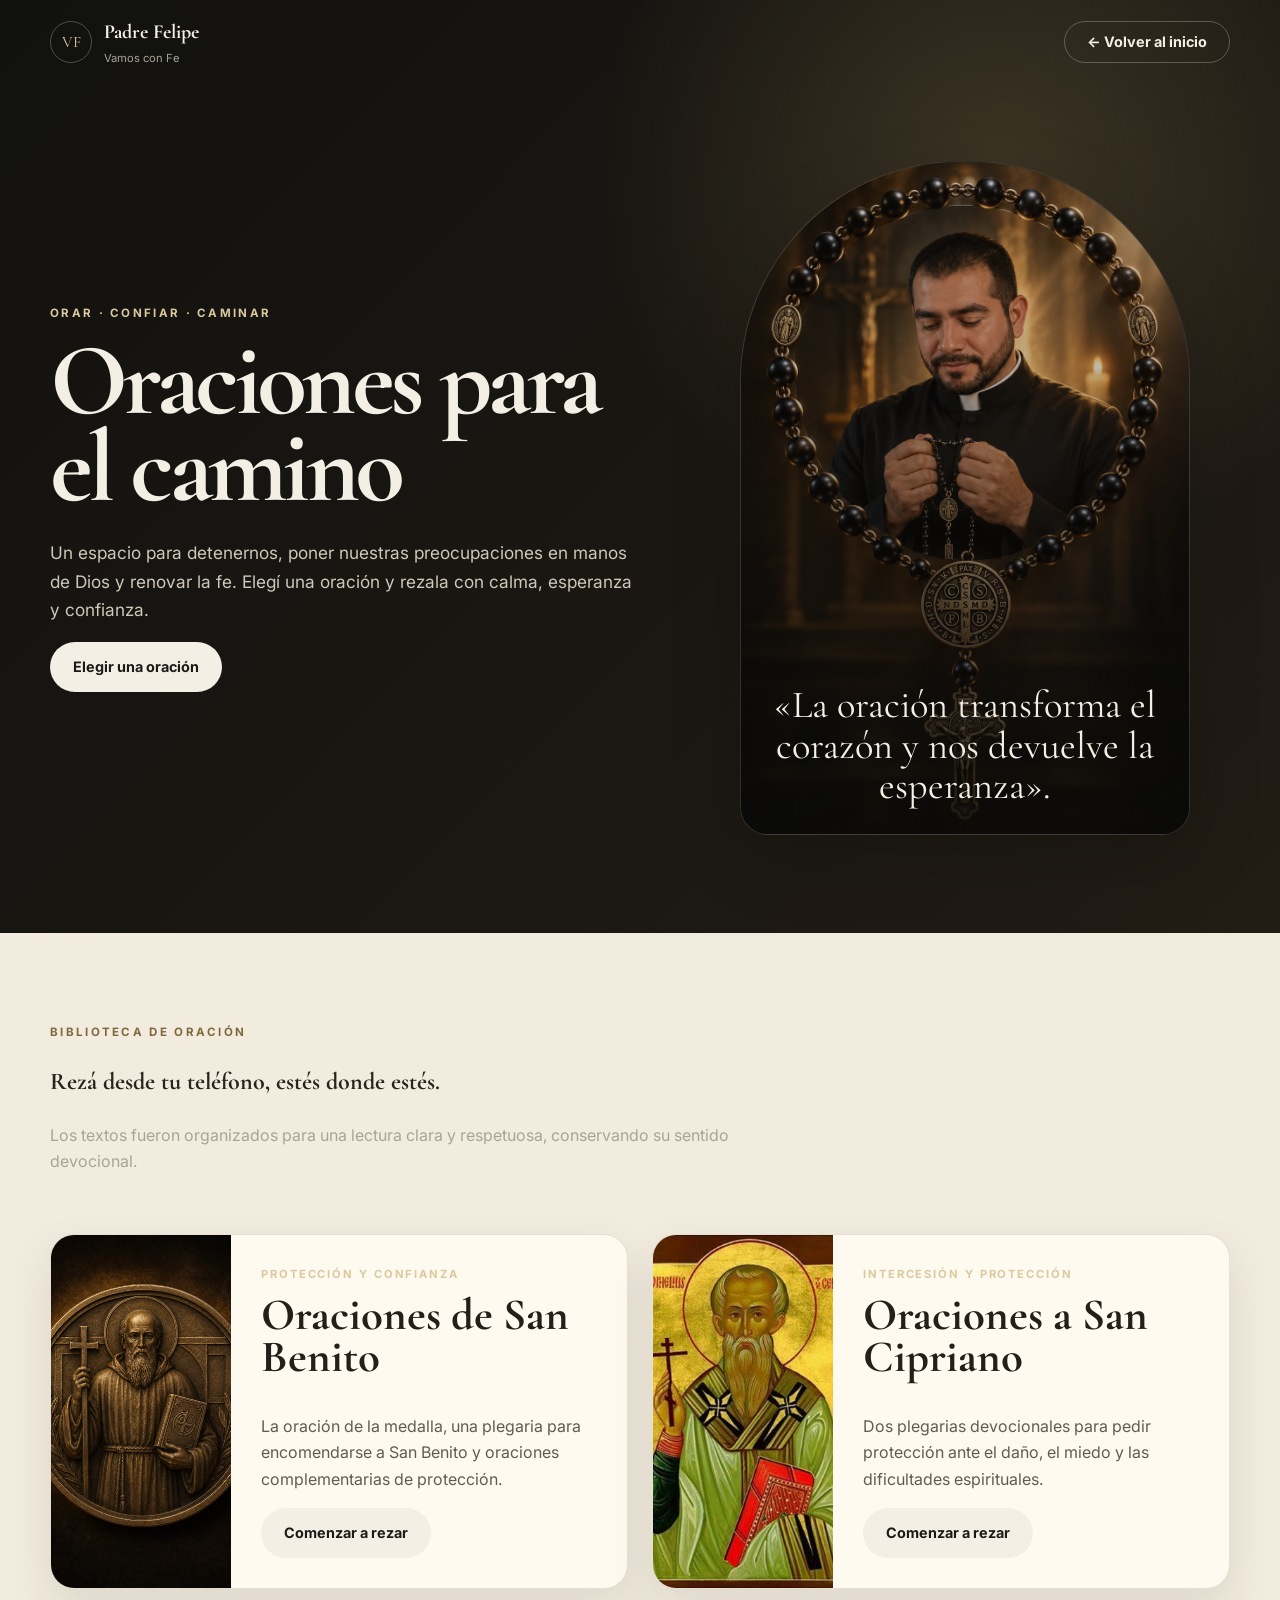
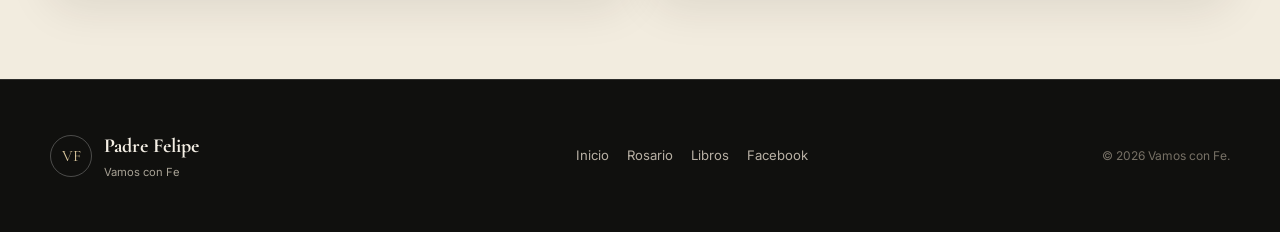
<file: oraciones.html>
<!doctype html>
<html lang="es">
<head>
  <meta charset="utf-8"><meta name="viewport" content="width=device-width,initial-scale=1">
  <title>Oraciones de protección y fe | Padre Felipe</title>
  <meta name="description" content="Oraciones de San Benito y San Cipriano para acompañar la fe, pedir protección y encontrar paz en Dios.">
  <meta name="theme-color" content="#171714"><link rel="canonical" href="https://vamosconfe.com/oraciones.html"><link rel="icon" href="/favicon.svg" type="image/svg+xml">
  <meta property="og:type" content="website"><meta property="og:title" content="Oraciones de protección y fe | Padre Felipe"><meta property="og:description" content="Un espacio de oración, esperanza y acompañamiento espiritual."><meta property="og:url" content="https://vamosconfe.com/oraciones.html"><meta property="og:image" content="https://vamosconfe.com/assets/images/padre-felipe-rosario-san-benito.jpeg">
  <meta name="twitter:card" content="summary_large_image">
  <link rel="preconnect" href="https://fonts.googleapis.com"><link rel="preconnect" href="https://fonts.gstatic.com" crossorigin><link href="https://fonts.googleapis.com/css2?family=Cormorant+Garamond:wght@500;600;700&family=Inter:wght@400;500;600;700&display=swap" rel="stylesheet">
  <link rel="stylesheet" href="css/style.css"><link rel="stylesheet" href="css/oraciones.css">
  <script type="application/ld+json">{"@context":"https://schema.org","@type":"CollectionPage","name":"Oraciones de protección y fe","url":"https://vamosconfe.com/oraciones.html","isPartOf":{"@type":"WebSite","name":"Vamos con Fe","url":"https://vamosconfe.com/"}}</script>
</head>
<body class="prayers-page"><a class="skip-link" href="#oraciones">Saltar a las oraciones</a>
<header class="site-header scrolled" id="header"><div class="container nav-wrap"><a class="brand" href="index.html"><span class="brand-mark">VF</span><span><strong>Padre Felipe</strong><small>Vamos con Fe</small></span></a><a class="btn btn-secondary btn-small" href="index.html">← Volver al inicio</a></div></header>
<main>
  <section class="prayers-hero"><div class="container prayers-hero-grid"><div><p class="eyebrow">Orar · Confiar · Caminar</p><h1>Oraciones para el camino</h1><p class="prayers-lead">Un espacio para detenernos, poner nuestras preocupaciones en manos de Dios y renovar la fe. Elegí una oración y rezala con calma, esperanza y confianza.</p><a class="btn btn-primary" href="#oraciones">Elegir una oración</a></div><figure class="prayers-hero-art"><img src="assets/images/padre-felipe-rosario-san-benito.jpeg" alt="Padre Felipe en oración" fetchpriority="high"><figcaption class="prayers-hero-quote">«La oración transforma el corazón y nos devuelve la esperanza».</figcaption></figure></div></section>
  <section class="prayers-library" id="oraciones"><div class="container"><div class="section-head"><p class="eyebrow dark">Biblioteca de oración</p><h2>Rezá desde tu teléfono, estés donde estés.</h2><p>Los textos fueron organizados para una lectura clara y respetuosa, conservando su sentido devocional.</p></div><div class="prayer-library-grid">
    <article class="prayer-library-card"><img src="assets/images/oraciones/san-benito-medalla-v2.webp" alt="San Benito Abad" loading="lazy"><div class="prayer-library-card-copy"><span class="book-label">Protección y confianza</span><h2>Oraciones de San Benito</h2><p>La oración de la medalla, una plegaria para encomendarse a San Benito y oraciones complementarias de protección.</p><a class="btn btn-primary" href="oracion-san-benito.html">Comenzar a rezar</a></div></article>
    <article class="prayer-library-card"><img src="assets/images/oraciones/san-cipriano.jpg" alt="Representación de San Cipriano" loading="lazy"><div class="prayer-library-card-copy"><span class="book-label">Intercesión y protección</span><h2>Oraciones a San Cipriano</h2><p>Dos plegarias devocionales para pedir protección ante el daño, el miedo y las dificultades espirituales.</p><a class="btn btn-primary" href="oracion-san-cipriano.html">Comenzar a rezar</a></div></article>
  </div></div></section>
</main>
<footer class="footer"><div class="container footer-grid"><a class="brand" href="index.html"><span class="brand-mark">VF</span><span><strong>Padre Felipe</strong><small>Vamos con Fe</small></span></a><div class="footer-links"><a href="index.html">Inicio</a><a href="rosario.html">Rosario</a><a href="libros.html">Libros</a><a href="https://www.facebook.com/misionsansebastianpuertomontt" target="_blank" rel="noopener noreferrer">Facebook</a></div><p class="copyright">© <span id="year"></span> Vamos con Fe.</p></div></footer><script src="js/main.js"></script></body></html>
</file>
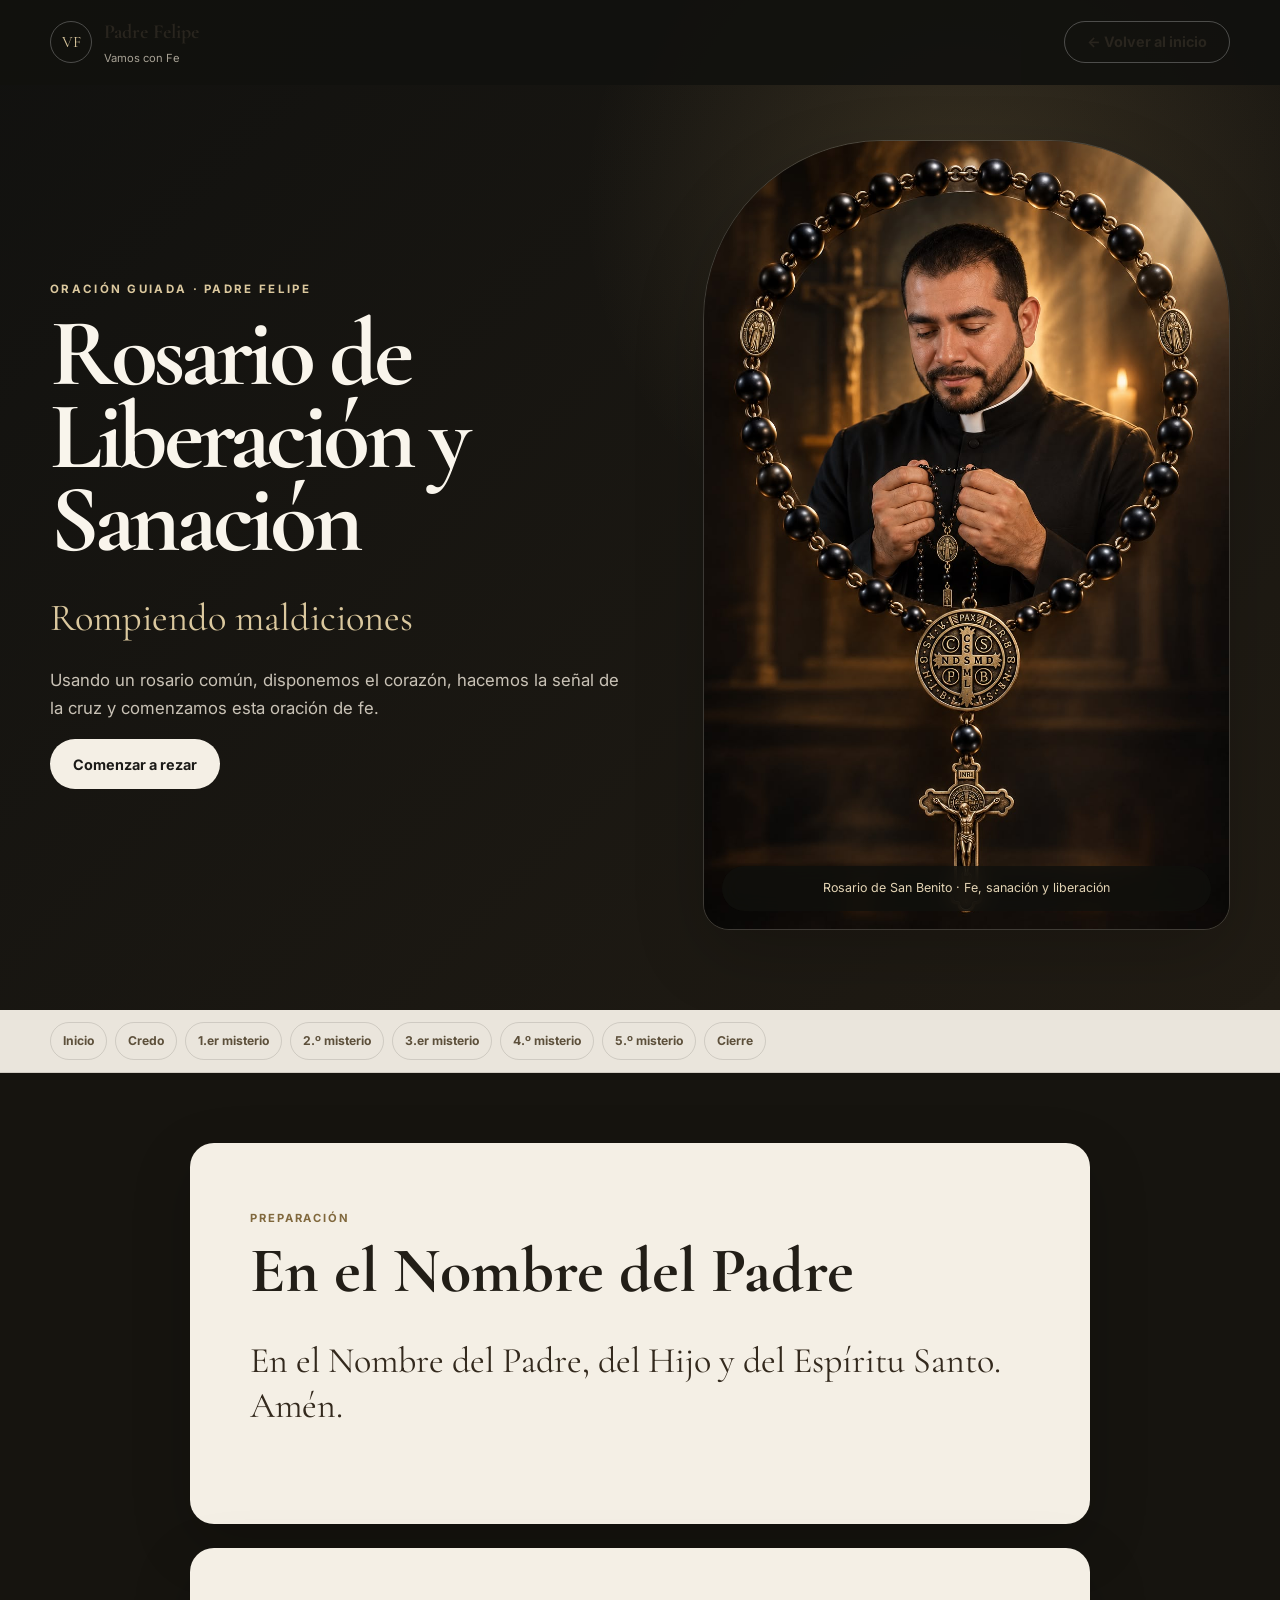
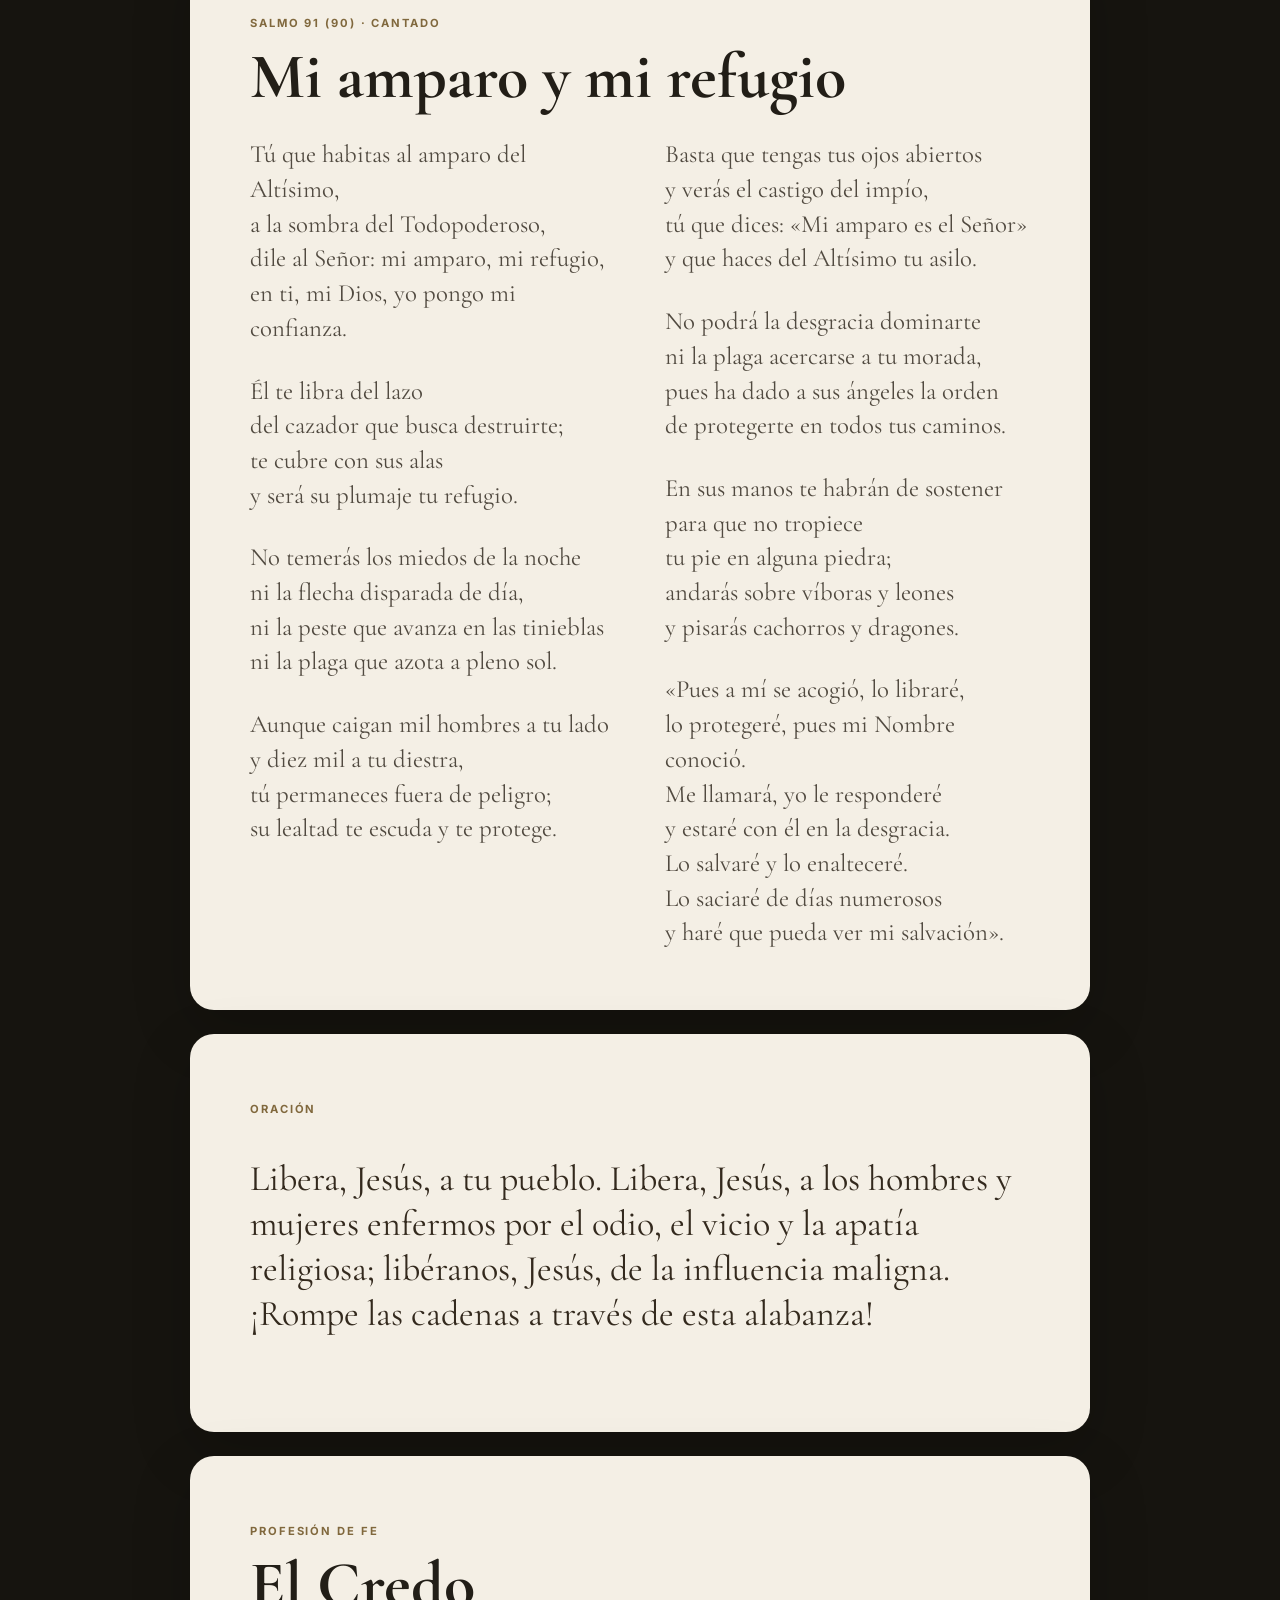
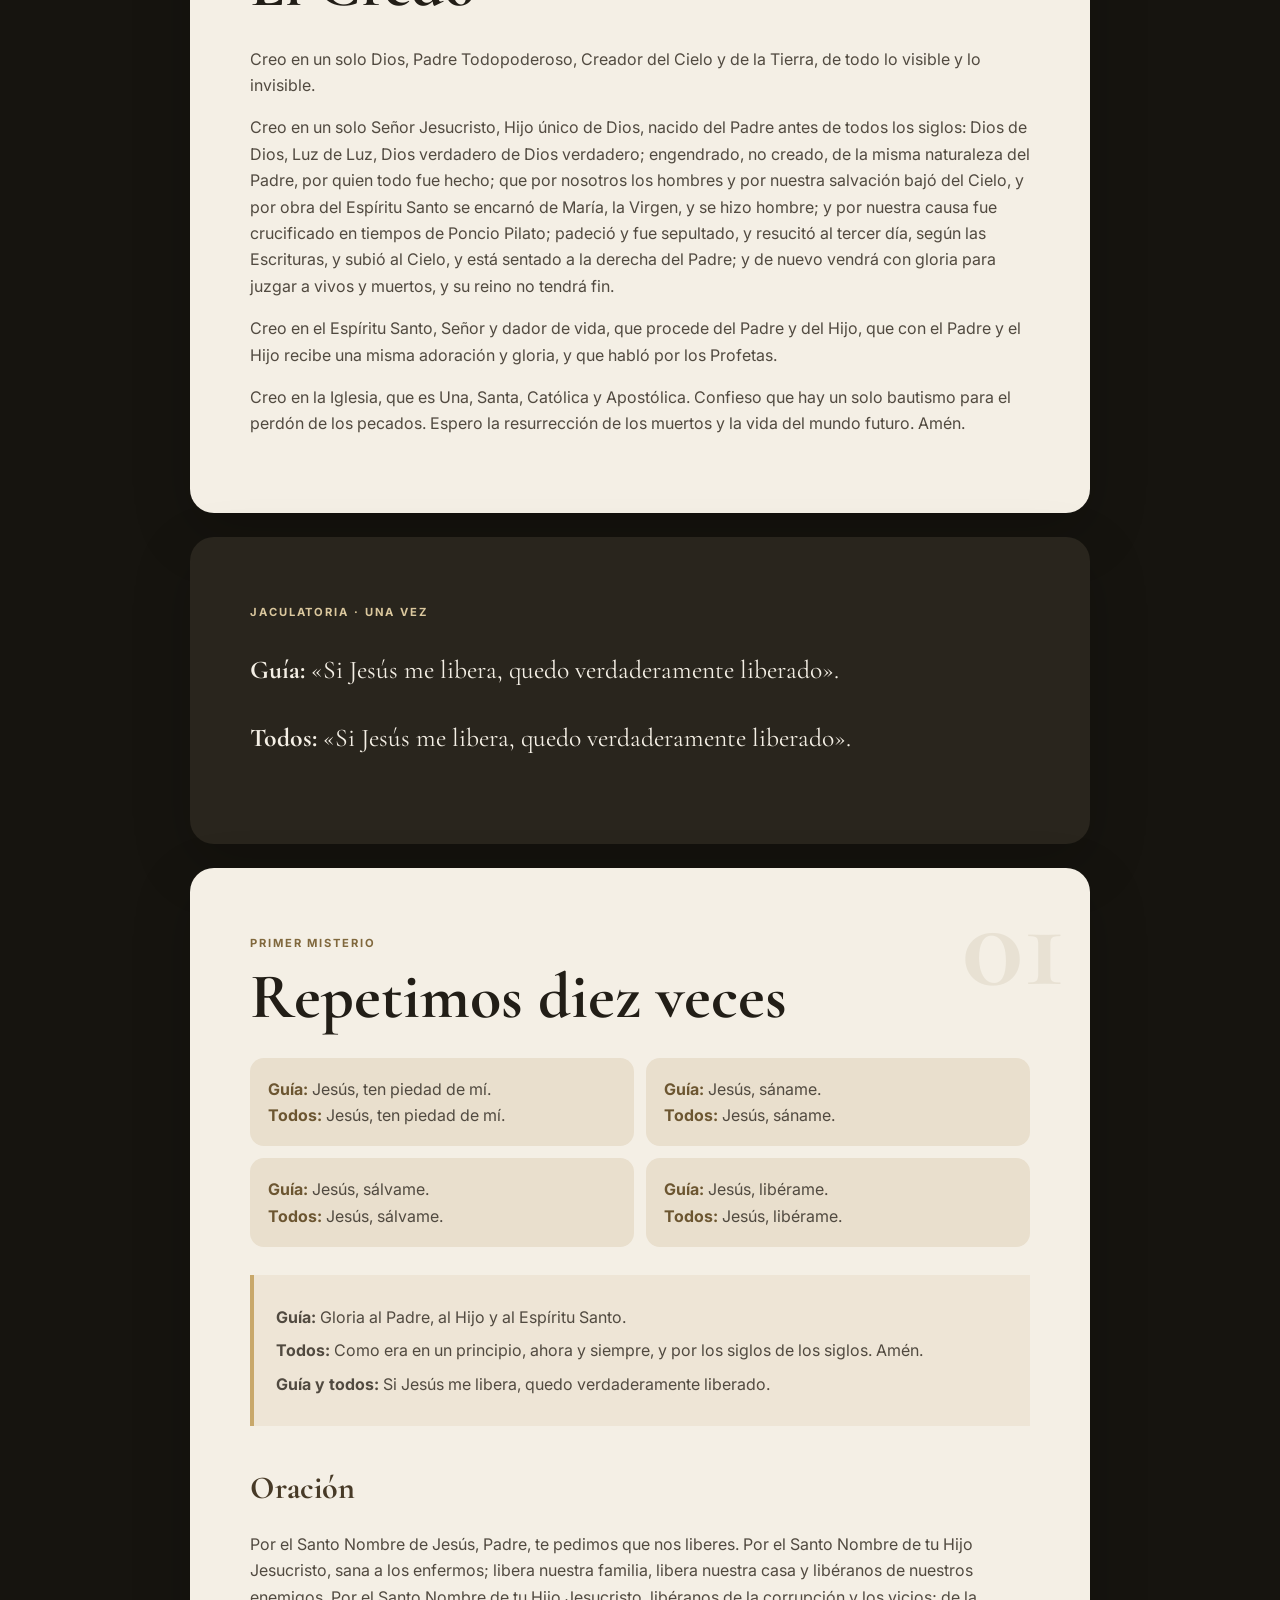
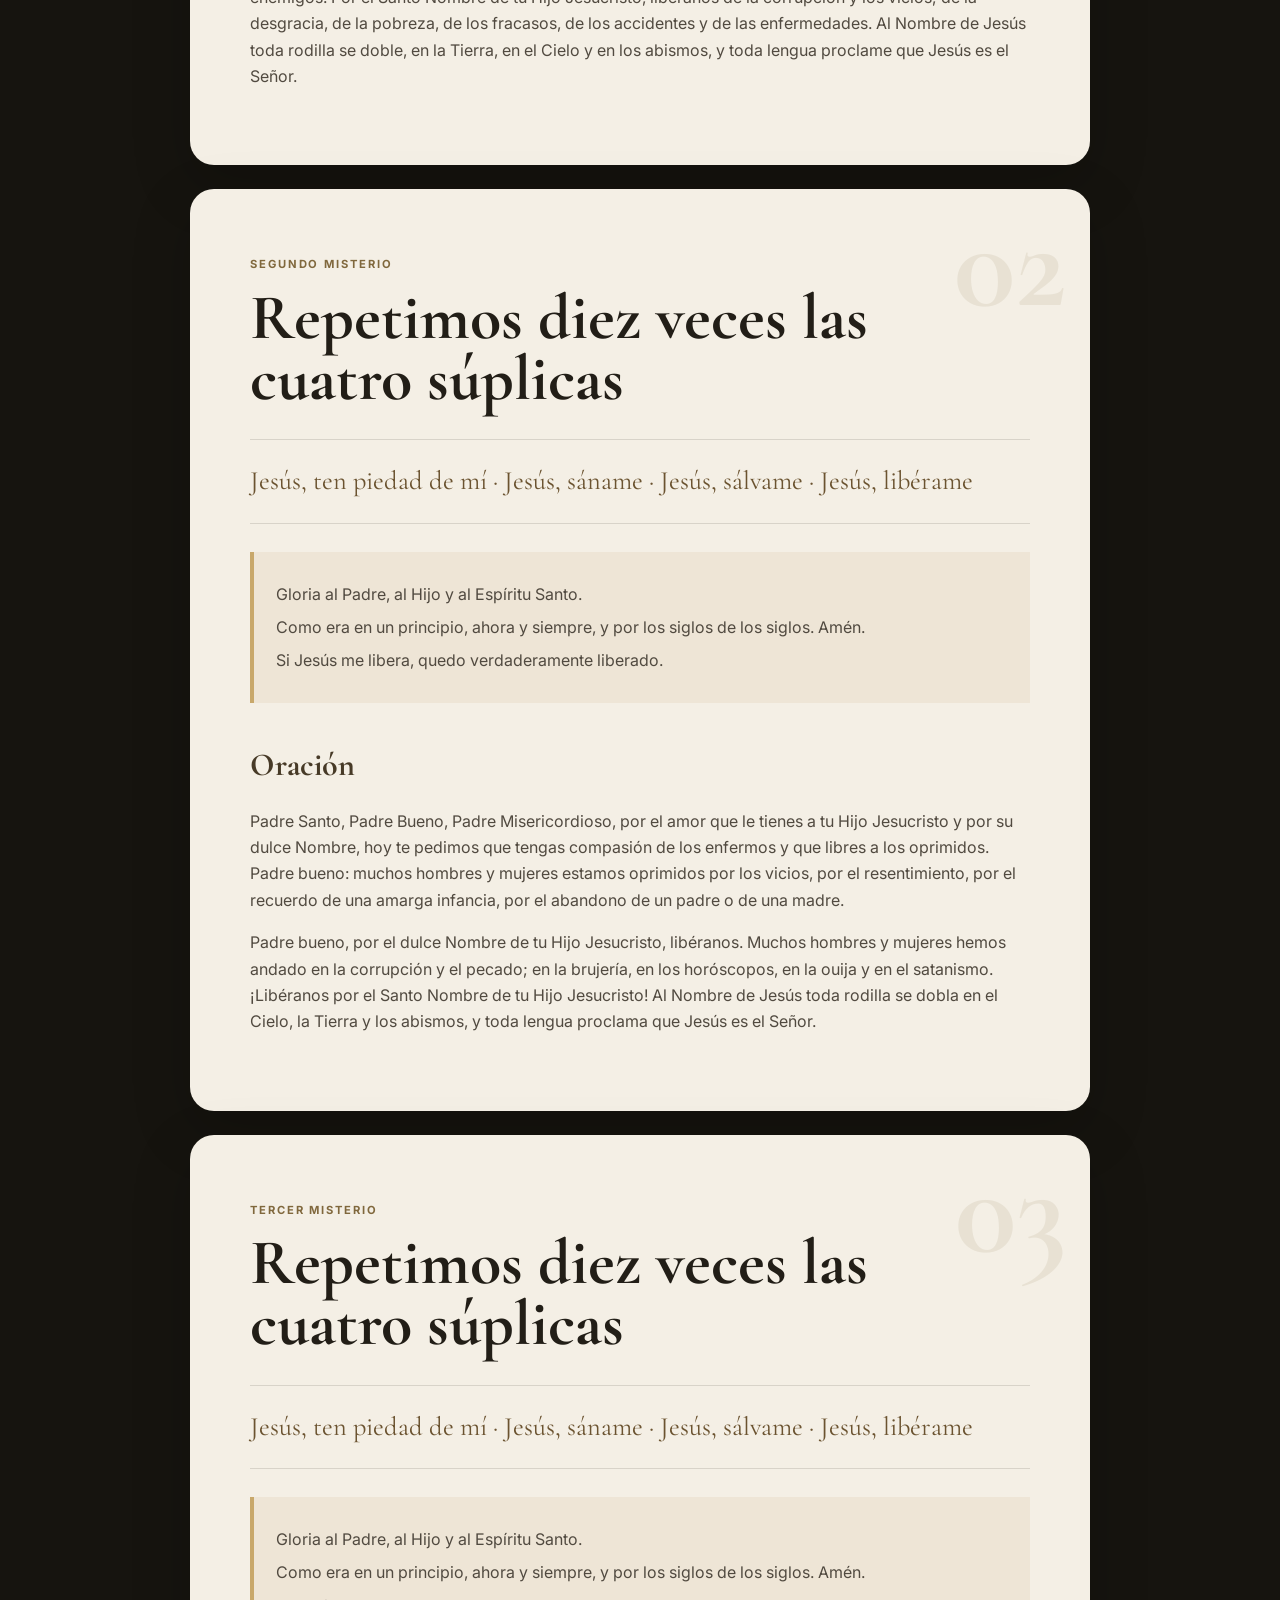
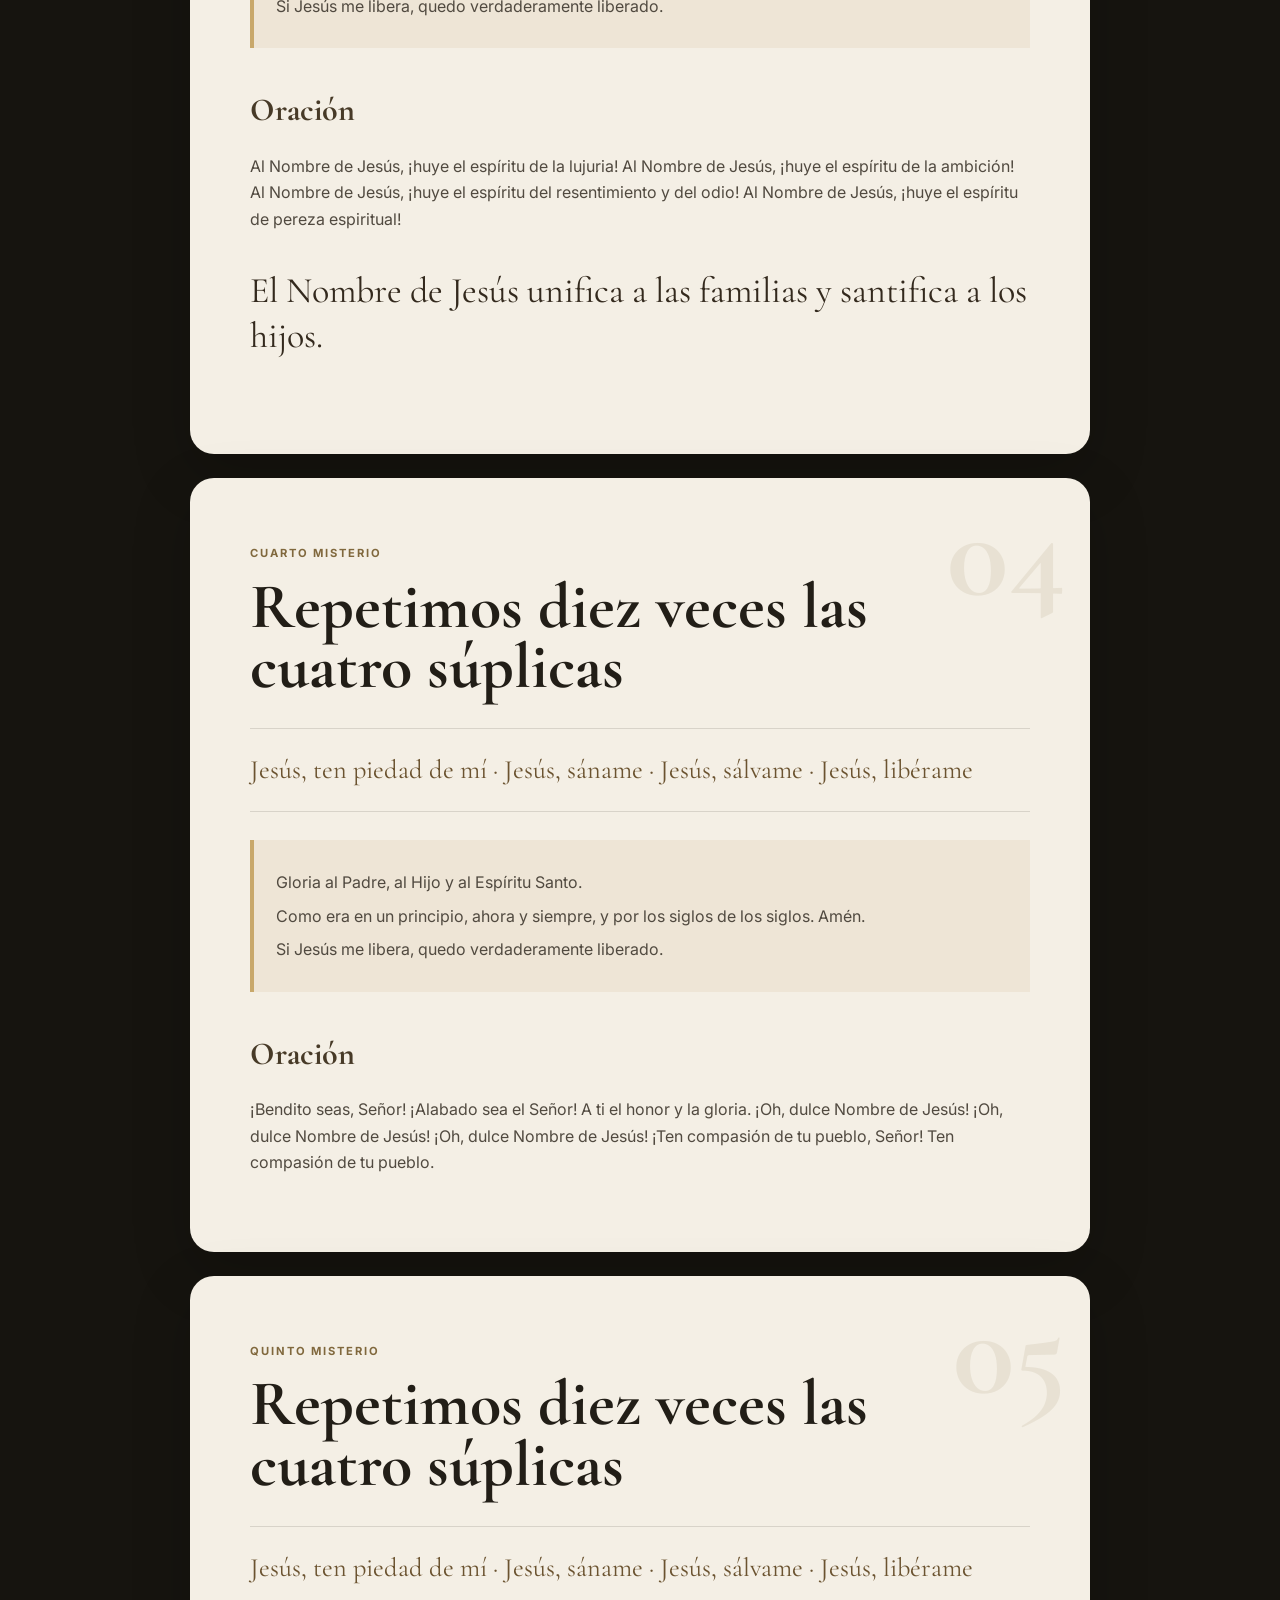
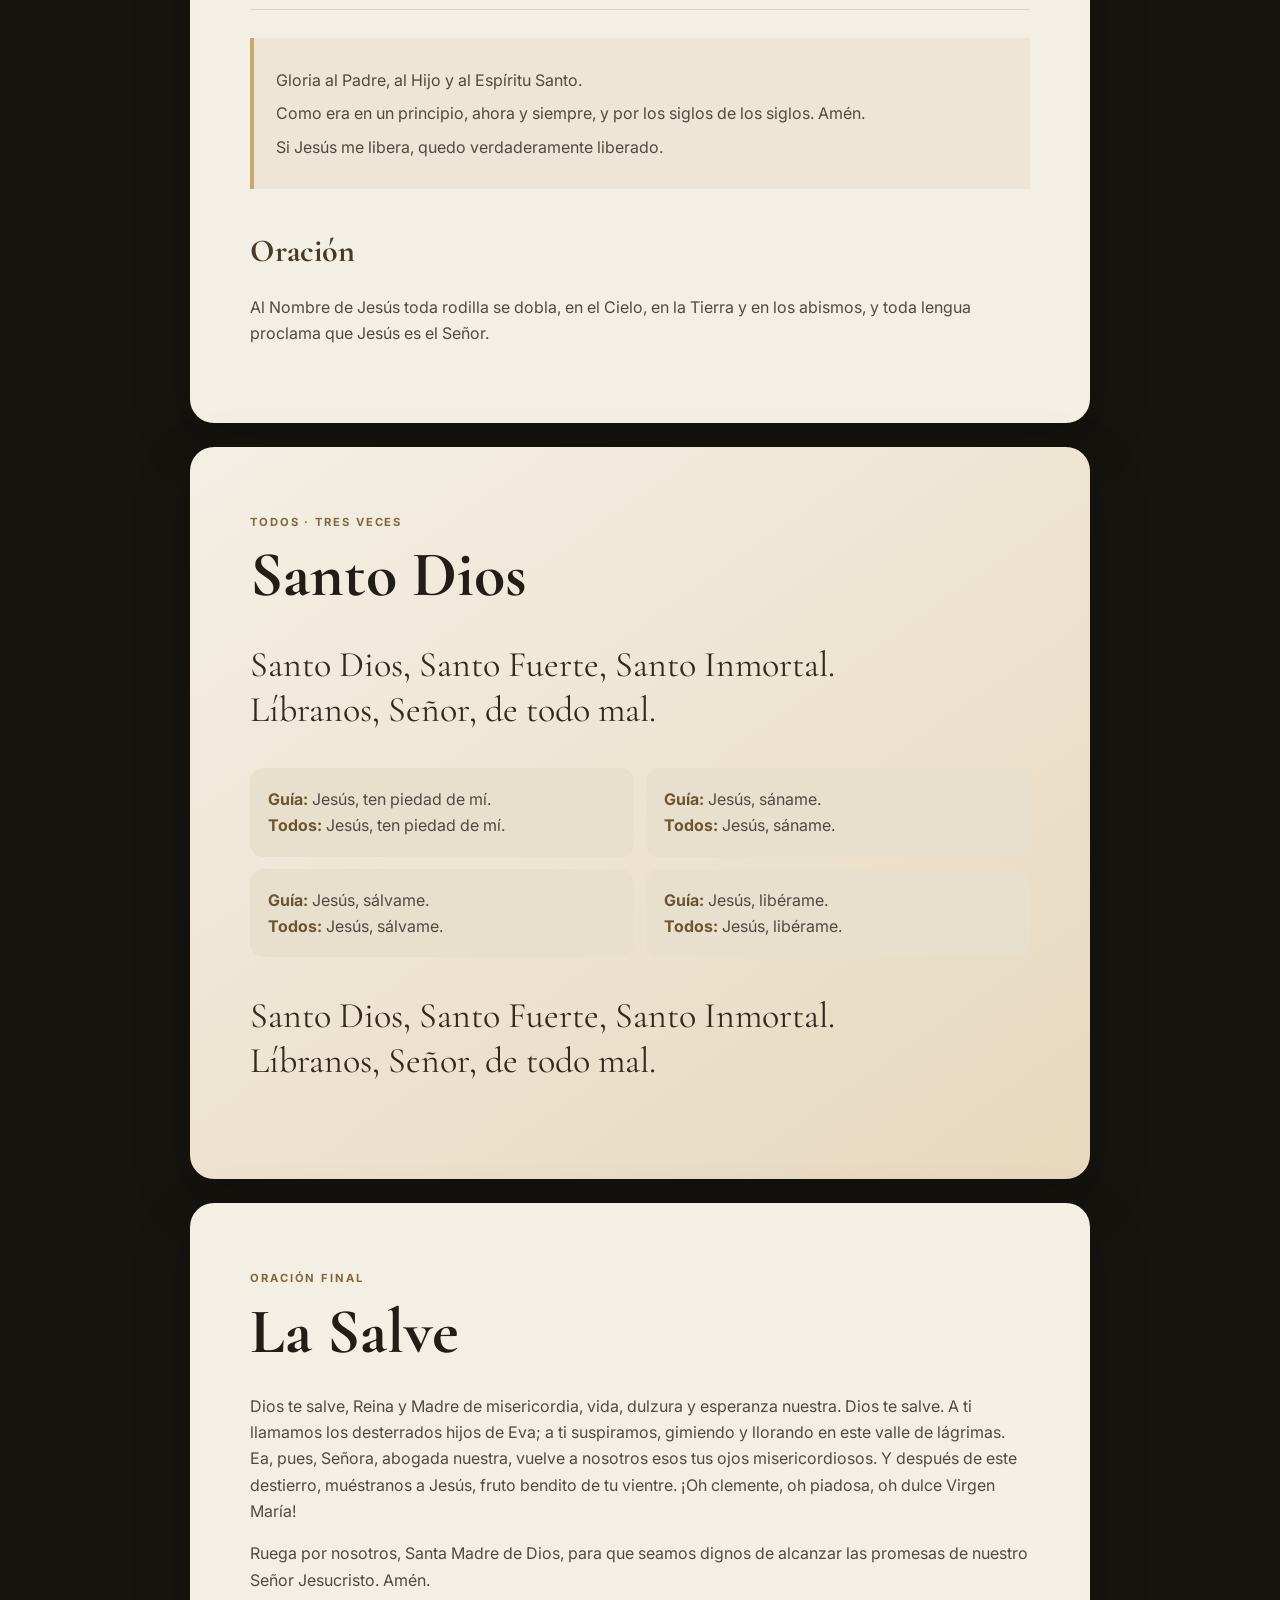
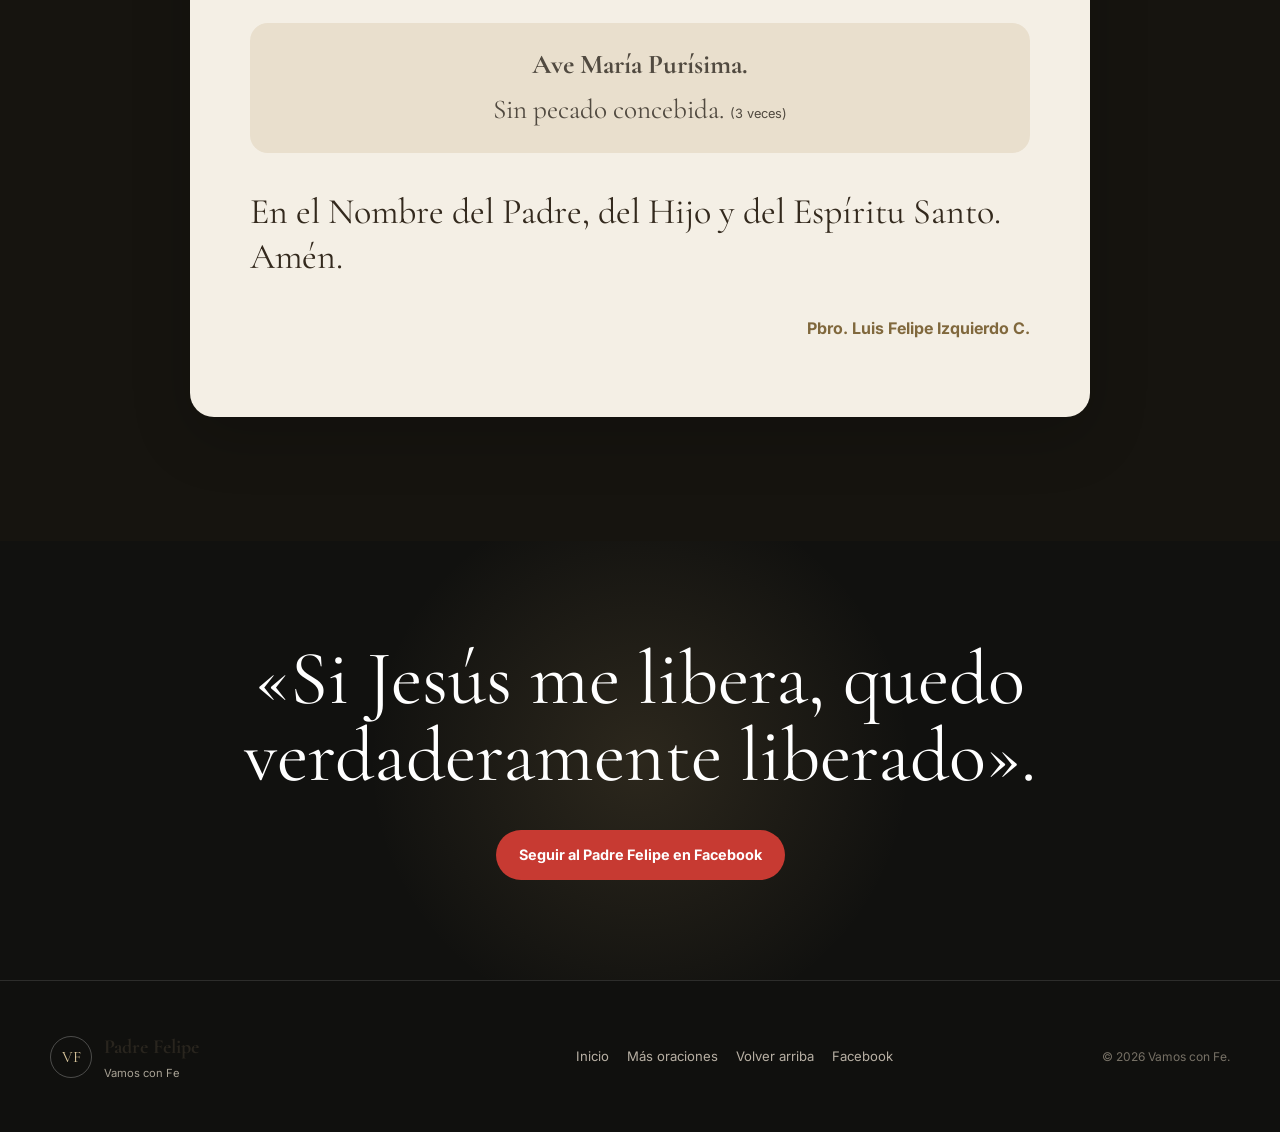
<file: rosario.html>
<!doctype html>
<html lang="es">
<head>
  <meta charset="utf-8">
  <meta name="viewport" content="width=device-width, initial-scale=1">
  <title>Rosario de Liberación y Sanación | Padre Felipe</title>
  <meta name="description" content="Reza con el Padre Felipe el Rosario de Liberación y Sanación para pedir protección, sanación y libertad en el Santo Nombre de Jesús.">
  <meta name="theme-color" content="#171714">
  <link rel="canonical" href="https://vamosconfe.com/rosario.html">
  <link rel="icon" href="/favicon.svg" type="image/svg+xml">
  <meta property="og:type" content="article">
  <meta property="og:title" content="Rosario de Liberación y Sanación | Padre Felipe">
  <meta property="og:description" content="Rompiendo maldiciones. Una oración guiada para pedir sanación, protección y libertad.">
  <meta property="og:url" content="https://vamosconfe.com/rosario.html">
  <meta property="og:image" content="https://vamosconfe.com/assets/images/padre-felipe-rosario-san-benito.jpeg">
  <meta name="twitter:card" content="summary_large_image">
  <link rel="preconnect" href="https://fonts.googleapis.com">
  <link rel="preconnect" href="https://fonts.gstatic.com" crossorigin>
  <link href="https://fonts.googleapis.com/css2?family=Cormorant+Garamond:wght@500;600;700&family=Inter:wght@400;500;600;700&display=swap" rel="stylesheet">
  <link rel="stylesheet" href="css/style.css">
  <link rel="stylesheet" href="css/rosario.css">
</head>
<body class="rosary-page">
<a class="skip-link" href="#oracion">Saltar a la oración</a>

<header class="site-header scrolled" id="header">
  <div class="container nav-wrap">
    <a class="brand" href="index.html">
      <span class="brand-mark">VF</span>
      <span><strong>Padre Felipe</strong><small>Vamos con Fe</small></span>
    </a>
    <a class="btn btn-secondary btn-small" href="index.html">← Volver al inicio</a>
  </div>
</header>

<main id="oracion">
  <section class="rosary-hero">
    <div class="container rosary-hero-grid">
      <div class="rosary-hero-copy">
        <p class="eyebrow">Oración guiada · Padre Felipe</p>
        <h1>Rosario de Liberación y Sanación</h1>
        <p class="rosary-subtitle">Rompiendo maldiciones</p>
        <p class="rosary-intro">Usando un rosario común, disponemos el corazón, hacemos la señal de la cruz y comenzamos esta oración de fe.</p>
        <a class="btn btn-primary" href="#inicio">Comenzar a rezar</a>
      </div>
      <figure class="rosary-portrait">
        <img src="assets/images/padre-felipe-rosario-san-benito.jpeg" alt="Padre Felipe rezando con el Rosario de San Benito y la cruz" fetchpriority="high">
        <figcaption>Rosario de San Benito · Fe, sanación y liberación</figcaption>
      </figure>
    </div>
  </section>

  <nav class="prayer-index" aria-label="Índice de la oración">
    <div class="container prayer-index-inner">
      <a href="#inicio">Inicio</a>
      <a href="#credo">Credo</a>
      <a href="#misterio-1">1.er misterio</a>
      <a href="#misterio-2">2.º misterio</a>
      <a href="#misterio-3">3.er misterio</a>
      <a href="#misterio-4">4.º misterio</a>
      <a href="#misterio-5">5.º misterio</a>
      <a href="#cierre">Cierre</a>
    </div>
  </nav>

  <div class="prayer-content container">
    <section class="prayer-card" id="inicio">
      <span class="step">Preparación</span>
      <h2>En el Nombre del Padre</h2>
      <p class="lead-prayer">En el Nombre del Padre, del Hijo y del Espíritu Santo. Amén.</p>
    </section>

    <section class="prayer-card psalm">
      <span class="step">Salmo 91 (90) · Cantado</span>
      <h2>Mi amparo y mi refugio</h2>
      <div class="verse">
        <p>Tú que habitas al amparo del Altísimo,<br>a la sombra del Todopoderoso,<br>dile al Señor: mi amparo, mi refugio,<br>en ti, mi Dios, yo pongo mi confianza.</p>
        <p>Él te libra del lazo<br>del cazador que busca destruirte;<br>te cubre con sus alas<br>y será su plumaje tu refugio.</p>
        <p>No temerás los miedos de la noche<br>ni la flecha disparada de día,<br>ni la peste que avanza en las tinieblas<br>ni la plaga que azota a pleno sol.</p>
        <p>Aunque caigan mil hombres a tu lado<br>y diez mil a tu diestra,<br>tú permaneces fuera de peligro;<br>su lealtad te escuda y te protege.</p>
        <p>Basta que tengas tus ojos abiertos<br>y verás el castigo del impío,<br>tú que dices: «Mi amparo es el Señor»<br>y que haces del Altísimo tu asilo.</p>
        <p>No podrá la desgracia dominarte<br>ni la plaga acercarse a tu morada,<br>pues ha dado a sus ángeles la orden<br>de protegerte en todos tus caminos.</p>
        <p>En sus manos te habrán de sostener<br>para que no tropiece<br>tu pie en alguna piedra;<br>andarás sobre víboras y leones<br>y pisarás cachorros y dragones.</p>
        <p>«Pues a mí se acogió, lo libraré,<br>lo protegeré, pues mi Nombre conoció.<br>Me llamará, yo le responderé<br>y estaré con él en la desgracia.<br>Lo salvaré y lo enalteceré.<br>Lo saciaré de días numerosos<br>y haré que pueda ver mi salvación».</p>
      </div>
    </section>

    <section class="prayer-card">
      <span class="step">Oración</span>
      <p class="lead-prayer">Libera, Jesús, a tu pueblo. Libera, Jesús, a los hombres y mujeres enfermos por el odio, el vicio y la apatía religiosa; libéranos, Jesús, de la influencia maligna. ¡Rompe las cadenas a través de esta alabanza!</p>
    </section>

    <section class="prayer-card" id="credo">
      <span class="step">Profesión de fe</span>
      <h2>El Credo</h2>
      <p>Creo en un solo Dios, Padre Todopoderoso, Creador del Cielo y de la Tierra, de todo lo visible y lo invisible.</p>
      <p>Creo en un solo Señor Jesucristo, Hijo único de Dios, nacido del Padre antes de todos los siglos: Dios de Dios, Luz de Luz, Dios verdadero de Dios verdadero; engendrado, no creado, de la misma naturaleza del Padre, por quien todo fue hecho; que por nosotros los hombres y por nuestra salvación bajó del Cielo, y por obra del Espíritu Santo se encarnó de María, la Virgen, y se hizo hombre; y por nuestra causa fue crucificado en tiempos de Poncio Pilato; padeció y fue sepultado, y resucitó al tercer día, según las Escrituras, y subió al Cielo, y está sentado a la derecha del Padre; y de nuevo vendrá con gloria para juzgar a vivos y muertos, y su reino no tendrá fin.</p>
      <p>Creo en el Espíritu Santo, Señor y dador de vida, que procede del Padre y del Hijo, que con el Padre y el Hijo recibe una misma adoración y gloria, y que habló por los Profetas.</p>
      <p>Creo en la Iglesia, que es Una, Santa, Católica y Apostólica. Confieso que hay un solo bautismo para el perdón de los pecados. Espero la resurrección de los muertos y la vida del mundo futuro. Amén.</p>
    </section>

    <section class="response-card">
      <span class="step">Jaculatoria · una vez</span>
      <p><strong>Guía:</strong> «Si Jesús me libera, quedo verdaderamente liberado».</p>
      <p><strong>Todos:</strong> «Si Jesús me libera, quedo verdaderamente liberado».</p>
    </section>

    <section class="prayer-card mystery" id="misterio-1">
      <span class="mystery-number">01</span><span class="step">Primer misterio</span>
      <h2>Repetimos diez veces</h2>
      <div class="responses">
        <p><strong>Guía:</strong> Jesús, ten piedad de mí.<br><strong>Todos:</strong> Jesús, ten piedad de mí.</p>
        <p><strong>Guía:</strong> Jesús, sáname.<br><strong>Todos:</strong> Jesús, sáname.</p>
        <p><strong>Guía:</strong> Jesús, sálvame.<br><strong>Todos:</strong> Jesús, sálvame.</p>
        <p><strong>Guía:</strong> Jesús, libérame.<br><strong>Todos:</strong> Jesús, libérame.</p>
      </div>
      <div class="glory"><p><strong>Guía:</strong> Gloria al Padre, al Hijo y al Espíritu Santo.</p><p><strong>Todos:</strong> Como era en un principio, ahora y siempre, y por los siglos de los siglos. Amén.</p><p><strong>Guía y todos:</strong> Si Jesús me libera, quedo verdaderamente liberado.</p></div>
      <h3>Oración</h3>
      <p>Por el Santo Nombre de Jesús, Padre, te pedimos que nos liberes. Por el Santo Nombre de tu Hijo Jesucristo, sana a los enfermos; libera nuestra familia, libera nuestra casa y libéranos de nuestros enemigos. Por el Santo Nombre de tu Hijo Jesucristo, libéranos de la corrupción y los vicios; de la desgracia, de la pobreza, de los fracasos, de los accidentes y de las enfermedades. Al Nombre de Jesús toda rodilla se doble, en la Tierra, en el Cielo y en los abismos, y toda lengua proclame que Jesús es el Señor.</p>
    </section>

    <section class="prayer-card mystery" id="misterio-2">
      <span class="mystery-number">02</span><span class="step">Segundo misterio</span>
      <h2>Repetimos diez veces las cuatro súplicas</h2>
      <div class="compact-response">Jesús, ten piedad de mí · Jesús, sáname · Jesús, sálvame · Jesús, libérame</div>
      <div class="glory"><p>Gloria al Padre, al Hijo y al Espíritu Santo.</p><p>Como era en un principio, ahora y siempre, y por los siglos de los siglos. Amén.</p><p>Si Jesús me libera, quedo verdaderamente liberado.</p></div>
      <h3>Oración</h3>
      <p>Padre Santo, Padre Bueno, Padre Misericordioso, por el amor que le tienes a tu Hijo Jesucristo y por su dulce Nombre, hoy te pedimos que tengas compasión de los enfermos y que libres a los oprimidos. Padre bueno: muchos hombres y mujeres estamos oprimidos por los vicios, por el resentimiento, por el recuerdo de una amarga infancia, por el abandono de un padre o de una madre.</p>
      <p>Padre bueno, por el dulce Nombre de tu Hijo Jesucristo, libéranos. Muchos hombres y mujeres hemos andado en la corrupción y el pecado; en la brujería, en los horóscopos, en la ouija y en el satanismo. ¡Libéranos por el Santo Nombre de tu Hijo Jesucristo! Al Nombre de Jesús toda rodilla se dobla en el Cielo, la Tierra y los abismos, y toda lengua proclama que Jesús es el Señor.</p>
    </section>

    <section class="prayer-card mystery" id="misterio-3">
      <span class="mystery-number">03</span><span class="step">Tercer misterio</span>
      <h2>Repetimos diez veces las cuatro súplicas</h2>
      <div class="compact-response">Jesús, ten piedad de mí · Jesús, sáname · Jesús, sálvame · Jesús, libérame</div>
      <div class="glory"><p>Gloria al Padre, al Hijo y al Espíritu Santo.</p><p>Como era en un principio, ahora y siempre, y por los siglos de los siglos. Amén.</p><p>Si Jesús me libera, quedo verdaderamente liberado.</p></div>
      <h3>Oración</h3>
      <p>Al Nombre de Jesús, ¡huye el espíritu de la lujuria! Al Nombre de Jesús, ¡huye el espíritu de la ambición! Al Nombre de Jesús, ¡huye el espíritu del resentimiento y del odio! Al Nombre de Jesús, ¡huye el espíritu de pereza espiritual!</p>
      <p class="lead-prayer">El Nombre de Jesús unifica a las familias y santifica a los hijos.</p>
    </section>

    <section class="prayer-card mystery" id="misterio-4">
      <span class="mystery-number">04</span><span class="step">Cuarto misterio</span>
      <h2>Repetimos diez veces las cuatro súplicas</h2>
      <div class="compact-response">Jesús, ten piedad de mí · Jesús, sáname · Jesús, sálvame · Jesús, libérame</div>
      <div class="glory"><p>Gloria al Padre, al Hijo y al Espíritu Santo.</p><p>Como era en un principio, ahora y siempre, y por los siglos de los siglos. Amén.</p><p>Si Jesús me libera, quedo verdaderamente liberado.</p></div>
      <h3>Oración</h3>
      <p>¡Bendito seas, Señor! ¡Alabado sea el Señor! A ti el honor y la gloria. ¡Oh, dulce Nombre de Jesús! ¡Oh, dulce Nombre de Jesús! ¡Oh, dulce Nombre de Jesús! ¡Ten compasión de tu pueblo, Señor! Ten compasión de tu pueblo.</p>
    </section>

    <section class="prayer-card mystery" id="misterio-5">
      <span class="mystery-number">05</span><span class="step">Quinto misterio</span>
      <h2>Repetimos diez veces las cuatro súplicas</h2>
      <div class="compact-response">Jesús, ten piedad de mí · Jesús, sáname · Jesús, sálvame · Jesús, libérame</div>
      <div class="glory"><p>Gloria al Padre, al Hijo y al Espíritu Santo.</p><p>Como era en un principio, ahora y siempre, y por los siglos de los siglos. Amén.</p><p>Si Jesús me libera, quedo verdaderamente liberado.</p></div>
      <h3>Oración</h3>
      <p>Al Nombre de Jesús toda rodilla se dobla, en el Cielo, en la Tierra y en los abismos, y toda lengua proclama que Jesús es el Señor.</p>
    </section>

    <section class="prayer-card litany" id="cierre">
      <span class="step">Todos · tres veces</span>
      <h2>Santo Dios</h2>
      <p class="lead-prayer">Santo Dios, Santo Fuerte, Santo Inmortal.<br>Líbranos, Señor, de todo mal.</p>
      <div class="responses">
        <p><strong>Guía:</strong> Jesús, ten piedad de mí.<br><strong>Todos:</strong> Jesús, ten piedad de mí.</p>
        <p><strong>Guía:</strong> Jesús, sáname.<br><strong>Todos:</strong> Jesús, sáname.</p>
        <p><strong>Guía:</strong> Jesús, sálvame.<br><strong>Todos:</strong> Jesús, sálvame.</p>
        <p><strong>Guía:</strong> Jesús, libérame.<br><strong>Todos:</strong> Jesús, libérame.</p>
      </div>
      <p class="lead-prayer">Santo Dios, Santo Fuerte, Santo Inmortal.<br>Líbranos, Señor, de todo mal.</p>
    </section>

    <section class="prayer-card salve">
      <span class="step">Oración final</span>
      <h2>La Salve</h2>
      <p>Dios te salve, Reina y Madre de misericordia, vida, dulzura y esperanza nuestra. Dios te salve. A ti llamamos los desterrados hijos de Eva; a ti suspiramos, gimiendo y llorando en este valle de lágrimas. Ea, pues, Señora, abogada nuestra, vuelve a nosotros esos tus ojos misericordiosos. Y después de este destierro, muéstranos a Jesús, fruto bendito de tu vientre. ¡Oh clemente, oh piadosa, oh dulce Virgen María!</p>
      <p>Ruega por nosotros, Santa Madre de Dios, para que seamos dignos de alcanzar las promesas de nuestro Señor Jesucristo. Amén.</p>
      <div class="final-response"><p><strong>Ave María Purísima.</strong><br>Sin pecado concebida. <span>(3 veces)</span></p></div>
      <p class="lead-prayer">En el Nombre del Padre, del Hijo y del Espíritu Santo. Amén.</p>
      <p class="signature">Pbro. Luis Felipe Izquierdo C.</p>
    </section>
  </div>

  <section class="rosary-final-cta">
    <div class="container">
      <p>«Si Jesús me libera, quedo verdaderamente liberado».</p>
      <a class="btn btn-live" href="https://www.facebook.com/misionsansebastianpuertomontt" target="_blank" rel="noopener noreferrer">Seguir al Padre Felipe en Facebook</a>
    </div>
  </section>
</main>

<footer class="footer">
  <div class="container footer-grid">
    <a class="brand" href="index.html"><span class="brand-mark">VF</span><span><strong>Padre Felipe</strong><small>Vamos con Fe</small></span></a>
    <div class="footer-links"><a href="index.html">Inicio</a><a href="oraciones.html">Más oraciones</a><a href="#inicio">Volver arriba</a><a href="https://www.facebook.com/misionsansebastianpuertomontt" target="_blank" rel="noopener noreferrer">Facebook</a></div>
    <p class="copyright">© <span id="year"></span> Vamos con Fe.</p>
  </div>
</footer>
<script src="js/main.js"></script>
</body>
</html>
</file>
<file: css/style.css>
:root{--bg:#171714;--paper:#f4efe5;--paper2:#ebe2d2;--text:#f9f5ec;--ink:#1b1a17;--muted:#a8a295;--gold:#c8a86b;--gold2:#dbc89e;--line:rgba(255,255,255,.12);--lined:rgba(23,23,20,.13);--live:#c73a32;--radius:24px;--shadow:0 24px 70px rgba(0,0,0,.18)}
*{box-sizing:border-box}html{scroll-behavior:smooth}body{margin:0;font-family:Inter,sans-serif;background:var(--bg);color:var(--text);line-height:1.65}img{max-width:100%;display:block}a{color:inherit;text-decoration:none}.container{width:min(1180px,calc(100% - 40px));margin:auto}
.skip-link{position:fixed;top:-100px;left:16px;z-index:9999;background:#fff;color:#000;padding:10px 14px;border-radius:8px}.skip-link:focus{top:16px}
.site-header{position:fixed;inset:0 0 auto;z-index:1000;border-bottom:1px solid transparent;transition:.3s}.site-header.scrolled{background:rgba(23,23,20,.9);backdrop-filter:blur(14px);border-color:rgba(255,255,255,.08)}
.nav-wrap{min-height:84px;display:flex;justify-content:space-between;align-items:center}.brand{display:flex;align-items:center;gap:12px}.brand-mark{width:42px;height:42px;border:1px solid rgba(255,255,255,.25);border-radius:50%;display:grid;place-items:center;font-family:"Cormorant Garamond",serif;color:var(--gold2)}.brand strong{display:block;font-family:"Cormorant Garamond",serif;font-size:1.25rem}.brand small{display:block;color:var(--muted);font-size:.7rem}
.nav{display:flex;gap:28px;align-items:center;font-size:.92rem}.nav>a:not(.btn){color:#e8e2d7}.nav>a:not(.btn):hover{color:var(--gold2)}.menu-toggle{display:none;background:none;border:0}.menu-toggle span{display:block;width:24px;height:2px;background:white;margin:5px}
.hero{min-height:100vh;display:flex;align-items:center;padding:130px 0 70px;overflow:hidden;position:relative;background:radial-gradient(circle at 72% 18%,rgba(200,168,107,.13),transparent 25%),linear-gradient(135deg,#11110f,#1d1b17 55%,#11110f)}
.hero-grid{display:grid;grid-template-columns:1.05fr .95fr;gap:72px;align-items:center}.eyebrow{margin:0 0 14px;text-transform:uppercase;letter-spacing:.2em;font-size:.72rem;font-weight:700;color:var(--gold2)}.eyebrow.dark{color:#80683d}
h1,h2,h3,blockquote{font-family:"Cormorant Garamond",serif}h1{font-size:clamp(4.7rem,9vw,8.6rem);line-height:.78;margin:0;letter-spacing:-.045em}.hero-kicker{font-family:"Cormorant Garamond",serif;font-size:clamp(1.8rem,3vw,2.7rem);color:var(--gold2);margin:28px 0 10px}.hero-text{max-width:640px;color:#c9c2b6;font-size:1.05rem}
.hero-actions,.cta-actions{display:flex;gap:12px;flex-wrap:wrap;margin-top:30px}.btn{display:inline-flex;align-items:center;justify-content:center;min-height:50px;padding:0 22px;border-radius:999px;border:1px solid transparent;font-weight:700;font-size:.9rem;cursor:pointer;transition:.25s}.btn-small{min-height:42px}.btn-primary{background:var(--paper);color:var(--ink)}.btn-live{background:var(--live);color:#fff}.btn-secondary{border-color:rgba(255,255,255,.25);background:transparent;color:inherit}.btn:hover{transform:translateY(-2px)}button:disabled{opacity:.48;cursor:not-allowed;transform:none!important}
.hero-stats{margin-top:48px;display:flex;gap:16px;align-items:end;border-top:1px solid var(--line);padding-top:24px}.hero-stats strong{font-family:"Cormorant Garamond",serif;font-size:2.5rem;color:var(--gold2);line-height:1}.hero-stats span{max-width:260px;color:var(--muted);font-size:.85rem}
.hero-image-card{position:relative;min-height:660px;border-radius:180px 180px 26px 26px;overflow:hidden;border:1px solid rgba(255,255,255,.14);box-shadow:var(--shadow);background:#111}.hero-image-card img{width:100%;height:660px;object-fit:cover;object-position:center top}.hero-image-overlay{position:absolute;inset:0;background:linear-gradient(to top,rgba(13,13,11,.45),transparent 42%)}.hero-image-badge{position:absolute;right:18px;bottom:28px;padding:11px 16px;border-radius:999px;background:rgba(244,239,229,.94);color:var(--ink);font-family:"Cormorant Garamond",serif}
.section{padding:110px 0}.section-light{background:var(--paper);color:var(--ink)}.section-dark{background:#121210}.split,.quote-layout,.community-grid{display:grid;grid-template-columns:1fr 1fr;gap:90px}.section h2{margin:0;font-size:clamp(2.5rem,5vw,5rem);line-height:.95;letter-spacing:-.03em}.story-copy{color:#4e493f}.story-meta{display:flex;gap:10px;margin-top:30px}.story-meta span{border:1px solid var(--lined);border-radius:999px;padding:8px 13px;font-size:.8rem}
.timeline{margin-top:90px;display:grid;grid-template-columns:repeat(3,1fr);border-top:1px solid var(--lined)}.timeline article{padding:28px;border-bottom:1px solid var(--lined)}.timeline span{font-size:.74rem;text-transform:uppercase;letter-spacing:.15em;color:#8a7247;font-weight:700}.timeline h3{font-size:1.8rem;margin:9px 0 4px}.timeline p{margin:0;color:#6b6458}
.quote-layout{align-items:center}.quote-card{border:1px solid var(--line);padding:60px;border-radius:var(--radius);background:linear-gradient(145deg,rgba(200,168,107,.12),rgba(255,255,255,.015))}.quote-mark{font-family:"Cormorant Garamond",serif;font-size:7rem;color:var(--gold)}blockquote{font-size:clamp(2.3rem,4.5vw,4.8rem);line-height:.98;margin:20px 0}.quote-copy p:not(.eyebrow){color:#bdb5a9}
.community-section{background:var(--paper2);color:var(--ink)}.community-number{text-align:center;padding:54px 24px;border:1px solid var(--lined);border-radius:var(--radius)}.community-number strong{display:block;font-family:"Cormorant Garamond",serif;font-size:clamp(4rem,8vw,8rem);line-height:.9}.community-number span{font-size:.72rem;text-transform:uppercase;letter-spacing:.18em;color:#796847}.community-copy p:not(.eyebrow){color:#5e574c}
.solidarity-section{background:var(--paper);color:var(--ink)}.solidarity-intro{display:grid;grid-template-columns:1.05fr .95fr;gap:90px;align-items:start}.solidarity-copy{color:#5e574c}.solidarity-copy p:first-child{font-size:1.15rem;color:#332f29}.solidarity-stats{display:grid;grid-template-columns:repeat(3,1fr);gap:16px;margin:64px 0 34px}.solidarity-stats article{min-height:180px;padding:30px;border:1px solid var(--lined);border-radius:20px;background:rgba(255,255,255,.38);display:flex;flex-direction:column;justify-content:flex-end}.solidarity-stats strong{font-family:"Cormorant Garamond",serif;font-size:clamp(2.5rem,5vw,4.8rem);line-height:.88;color:#6d542d}.solidarity-stats span{margin-top:12px;color:#655d50;font-size:.85rem}.solidarity-gallery{display:grid;grid-template-columns:repeat(3,1fr);grid-auto-rows:320px;gap:16px}.solidarity-gallery figure{position:relative;margin:0;overflow:hidden;border-radius:20px;background:#d8cfbf}.solidarity-gallery .gallery-wide{grid-column:span 2}.solidarity-gallery img{width:100%;height:100%;object-fit:cover;transition:transform .5s}.solidarity-gallery figure:hover img{transform:scale(1.025)}.solidarity-gallery figcaption{position:absolute;inset:auto 0 0;padding:46px 20px 18px;color:#fff;font-weight:700;background:linear-gradient(transparent,rgba(0,0,0,.72))}
.books-section{background:#181713}.section-head{max-width:740px;margin-bottom:60px}.section-head>p:last-child{color:#aaa396}.books-grid{display:grid;grid-template-columns:1fr 1fr;gap:28px}.book-card{border:1px solid var(--line);border-radius:var(--radius);overflow:hidden;background:#201f1a;box-shadow:var(--shadow)}.book-cover-wrap{aspect-ratio:4/3;overflow:hidden;background:#07111f;padding:18px}.book-cover-wrap img{width:100%;height:100%;object-fit:contain;transition:.5s}.book-card:hover img{transform:scale(1.025)}.book-info{padding:34px}.book-label{color:var(--gold2);text-transform:uppercase;letter-spacing:.17em;font-size:.7rem;font-weight:700}.book-info h3{font-size:2.35rem;line-height:1;margin:4px 0}.book-subtitle{color:#d0c6b3;font-style:italic}.book-info>p:last-of-type{color:#aaa396}
.reflections{background:var(--paper);color:var(--ink)}.reflection-grid{display:grid;grid-template-columns:repeat(3,1fr);gap:18px}.reflection-card{min-height:220px;padding:28px;border:1px solid var(--lined);border-radius:18px}.reflection-card h3{font-size:2rem;margin:30px 0 5px}.reflection-card p{color:#655f55}
.statement{padding:150px 0;text-align:center;background:radial-gradient(circle at center,rgba(200,168,107,.13),transparent 32%),#121210}.statement p{font-family:"Cormorant Garamond",serif;font-size:clamp(3.8rem,8vw,8rem);line-height:.9;margin:0}.statement span{display:block;margin-top:25px;color:var(--gold2);letter-spacing:.16em;text-transform:uppercase;font-size:.72rem}
.cta-card{padding:64px;border-radius:var(--radius);background:linear-gradient(135deg,#27251e,#1b1a17);border:1px solid var(--line);display:grid;grid-template-columns:1fr 1fr;gap:50px;align-items:center}.cta-actions{justify-content:flex-end}.social-copy{max-width:600px;color:#bdb5a9;margin:22px 0 0}.social-actions{display:grid;grid-template-columns:1fr 1fr;gap:12px}.social-link{min-height:92px;padding:18px 20px;border:1px solid var(--line);border-radius:18px;background:rgba(255,255,255,.04);display:flex;flex-direction:column;justify-content:center;font-weight:700;transition:.25s}.social-link span{color:#aaa396;font-size:.72rem;font-weight:500;margin-top:2px}.social-link:hover{transform:translateY(-2px);border-color:rgba(219,200,158,.5);background:rgba(255,255,255,.07)}.social-facebook{border-left:3px solid #1877f2}.social-instagram{border-left:3px solid #d9468f}.social-tiktok{border-left:3px solid #69c9d0}.social-youtube{border-left:3px solid #ff0033}
.footer{padding:50px 0;border-top:1px solid var(--line);background:#10100e}.footer-grid{display:grid;grid-template-columns:1fr 1fr auto;gap:35px;align-items:center}.footer-links{display:flex;gap:18px;flex-wrap:wrap;color:#b8b0a4;font-size:.82rem}.copyright{color:#777166;font-size:.75rem}
.rosary-feature{background:#11110f}.rosary-feature-grid{display:grid;grid-template-columns:.85fr 1.15fr;gap:72px;align-items:center}.rosary-feature-image{border-radius:var(--radius);overflow:hidden;border:1px solid var(--line);box-shadow:var(--shadow)}.rosary-feature-image img{width:100%;aspect-ratio:2/3;object-fit:cover}.rosary-feature-copy h2{max-width:760px}.rosary-feature-copy>p:not(.eyebrow){color:#bdb5a9;max-width:680px}.rosary-feature-kicker{font-family:"Cormorant Garamond",serif;font-size:1.8rem!important;color:var(--gold2)!important;margin:18px 0 8px}
.reveal{opacity:0;transform:translateY(24px);transition:.8s}.reveal.visible{opacity:1;transform:none}
@media(max-width:1120px){.menu-toggle{display:block}.nav{position:absolute;top:84px;left:20px;right:20px;display:none;flex-direction:column;align-items:stretch;background:#1c1b17;border:1px solid var(--line);border-radius:18px;padding:18px}.nav.open{display:flex}}
@media(max-width:920px){.menu-toggle{display:block}.nav{position:absolute;top:84px;left:20px;right:20px;display:none;flex-direction:column;align-items:stretch;background:#1c1b17;border:1px solid var(--line);border-radius:18px;padding:18px}.nav.open{display:flex}.hero-grid,.split,.quote-layout,.community-grid,.solidarity-intro,.cta-card,.rosary-feature-grid{grid-template-columns:1fr;gap:50px}.hero-image-wrap{order:-1}.hero-image-card{min-height:520px;max-width:560px;margin:auto;border-radius:120px 120px 24px 24px}.hero-image-card img{height:520px}.timeline,.reflection-grid{grid-template-columns:1fr 1fr}.books-grid{grid-template-columns:1fr}.solidarity-gallery{grid-template-columns:1fr 1fr}.solidarity-gallery .gallery-wide{grid-column:span 1}.footer-grid{grid-template-columns:1fr}.cta-actions{justify-content:flex-start}}
@media(max-width:620px){.container{width:min(100% - 28px,1180px)}.site-header .brand small{display:none}h1{font-size:4.25rem}.hero{padding-top:120px}.hero-image-card{min-height:410px;border-radius:88px 88px 18px 18px}.hero-image-card img{height:410px}.hero-actions .btn,.cta-actions .btn{width:100%}.section{padding:78px 0}.timeline,.reflection-grid{grid-template-columns:1fr}.books-grid{gap:16px}.book-card{display:grid;grid-template-columns:120px minmax(0,1fr);min-height:245px;border-radius:18px}.book-cover-wrap,.book-cover-wrap.book-cover-contain{height:100%;min-height:245px;aspect-ratio:auto;padding:10px;border-right:1px solid var(--line)}.book-cover-wrap img{object-fit:contain}.book-info{min-width:0;padding:20px 16px;display:flex;flex-direction:column;align-items:flex-start}.book-label{font-size:.58rem;letter-spacing:.13em;line-height:1.35}.book-info h3{font-size:1.62rem;line-height:.98;margin:8px 0 6px;overflow-wrap:anywhere}.book-subtitle{font-size:.82rem;line-height:1.35;margin:0 0 9px}.book-info>p:last-of-type{font-size:.78rem;line-height:1.45;margin:0 0 14px;display:-webkit-box;-webkit-line-clamp:3;-webkit-box-orient:vertical;overflow:hidden}.book-info .btn{width:100%;min-height:42px;margin-top:auto;padding:0 10px;font-size:.72rem;white-space:normal;text-align:center}.solidarity-stats{display:flex;overflow-x:auto;scroll-snap-type:x mandatory;margin:44px -14px 26px;padding:0 14px 8px;scrollbar-width:none}.solidarity-stats::-webkit-scrollbar{display:none}.solidarity-stats article{flex:0 0 82%;min-height:165px;scroll-snap-align:center}.solidarity-gallery{display:flex;overflow-x:auto;scroll-snap-type:x mandatory;margin:0 -14px;padding:0 14px 10px;gap:12px;scrollbar-width:none}.solidarity-gallery::-webkit-scrollbar{display:none}.solidarity-gallery figure{flex:0 0 86%;height:340px;scroll-snap-align:center}.cta-card{padding:34px 24px}.social-actions{grid-template-columns:1fr}.social-link{min-height:76px}.rosary-feature-grid{gap:32px}.rosary-feature-image{width:100%;max-width:520px;margin:0 auto}.rosary-feature-image img{height:auto;aspect-ratio:auto;object-fit:contain}}
@media(prefers-reduced-motion:reduce){html{scroll-behavior:auto}.reveal{opacity:1;transform:none}}
</file>
<file: css/libros.css>
.books-page{background:#121210}.books-page .site-header{background:rgba(18,18,16,.92);backdrop-filter:blur(14px);border-bottom:1px solid rgba(255,255,255,.08)}
.books-hero{min-height:100vh;padding:150px 0 80px;background:radial-gradient(circle at 73% 30%,rgba(200,168,107,.17),transparent 28%),linear-gradient(135deg,#0d0d0b,#1d1b16 58%,#0f0f0d);display:flex;align-items:center;overflow:hidden}.books-hero-grid{display:grid;grid-template-columns:.9fr 1.1fr;gap:70px;align-items:center}.books-hero h1{font-size:clamp(4.3rem,7.6vw,7.5rem);line-height:.82}.books-hero h1 em{font-weight:500;color:var(--gold2)}.hero-lead{max-width:650px;color:#c8c0b3;font-size:1.08rem;margin:30px 0 0}.launch-pill{display:inline-flex;margin:0 0 24px;padding:8px 13px;border:1px solid rgba(200,168,107,.55);border-radius:999px;background:rgba(200,168,107,.1);color:var(--gold2);font-size:.72rem;font-weight:700;letter-spacing:.14em;text-transform:uppercase}.secure-note{color:#827c72;font-size:.74rem;margin:13px 0 0}.collection-visual{position:relative;width:100%;max-width:620px;margin-inline:auto}.collection-visual:before{content:"";position:absolute;inset:12%;background:rgba(200,168,107,.18);filter:blur(70px);border-radius:50%}.collection-visual img{position:relative;display:block;width:100%;height:auto;aspect-ratio:1/1;object-fit:contain;border-radius:28px;border:1px solid rgba(255,255,255,.12);box-shadow:0 36px 100px rgba(0,0,0,.45)}
.benefit-strip{background:#f1e9dc;color:var(--ink);border-bottom:1px solid var(--lined)}.benefit-grid{display:grid;grid-template-columns:repeat(4,1fr)}.benefit-grid div{padding:26px 22px;border-right:1px solid var(--lined)}.benefit-grid div:last-child{border:0}.benefit-grid strong,.benefit-grid span{display:block}.benefit-grid strong{font-family:"Cormorant Garamond",serif;font-size:1.45rem}.benefit-grid span{color:#6b6458;font-size:.75rem}
.collection-section{background:#efe6d7;color:var(--ink)}.collection-card{display:grid;grid-template-columns:1.1fr .9fr;gap:80px;align-items:center}.collection-card>div>p:not(.eyebrow){color:#5e574c;font-size:1.03rem;max-width:700px}.collection-list{list-style:none;padding:0;margin:30px 0 0;display:grid;gap:13px;color:#4f493f}.collection-list li{position:relative;padding-left:28px}.collection-list li:before{content:"✓";position:absolute;left:0;color:#80683d;font-weight:800}.offer-box{padding:42px;border-radius:26px;background:#1c1b17;color:#f7f0e5;box-shadow:0 25px 70px rgba(42,33,20,.25)}.offer-box>span{color:var(--gold2);font-size:.7rem;text-transform:uppercase;letter-spacing:.17em}.offer-box>strong{display:block;font-family:"Cormorant Garamond",serif;font-size:clamp(2.4rem,4vw,4.2rem);line-height:.9;margin:16px 0}.offer-box p{color:#bdb5a9}.offer-box .btn{width:100%;margin-top:15px}.offer-box small{display:block;text-align:center;color:#787268;margin-top:12px;font-size:.68rem}
.titles-section{background:#151512}.sales-books-grid{display:grid;grid-template-columns:1fr 1fr;gap:24px}.sales-book{display:grid;grid-template-columns:205px 1fr;min-height:360px;border:1px solid var(--line);border-radius:24px;background:#1d1c18;overflow:hidden}.sales-cover{padding:16px;background:#090d13;display:flex;align-items:center}.sales-cover img{width:100%;height:100%;max-height:330px;object-fit:contain;filter:drop-shadow(0 15px 25px rgba(0,0,0,.4))}.sales-info{padding:30px;display:flex;flex-direction:column;align-items:flex-start}.sales-info>span{color:var(--gold2);font-size:.67rem;letter-spacing:.15em;text-transform:uppercase;font-weight:700}.sales-info h3{font-size:2.15rem;line-height:.95;margin:10px 0}.sales-info p{color:#aaa396;font-size:.86rem}.sales-info .btn{margin-top:auto}
.choice-section{background:#0e0e0c}.choice-grid{display:grid;grid-template-columns:.85fr 1.15fr;gap:70px;align-items:center}.choice-copy p:not(.eyebrow){color:#aaa396}.choice-options{display:grid;grid-template-columns:1fr 1fr;gap:16px}.choice-options>div{padding:34px;border:1px solid var(--line);border-radius:22px;background:#171714}.choice-options span{color:#8f887d;text-transform:uppercase;letter-spacing:.12em;font-size:.64rem}.choice-options strong{display:block;font-family:"Cormorant Garamond",serif;font-size:2.4rem;margin:14px 0 2px}.choice-options p{color:#9f988d;font-size:.82rem}.choice-featured{border-color:rgba(200,168,107,.55)!important;background:linear-gradient(145deg,rgba(200,168,107,.16),#171714)!important}.choice-featured a{display:inline-block;color:var(--gold2);font-weight:700;margin-top:12px}
.faq-section{background:#f3ede2;color:var(--ink)}.faq-wrap{display:grid;grid-template-columns:.75fr 1.25fr;gap:90px}.faq-list{border-top:1px solid var(--lined)}.faq-list details{border-bottom:1px solid var(--lined);padding:23px 0}.faq-list summary{cursor:pointer;font-family:"Cormorant Garamond",serif;font-size:1.55rem;font-weight:700;list-style:none;padding-right:35px;position:relative}.faq-list summary:after{content:"+";position:absolute;right:5px}.faq-list details[open] summary:after{content:"−"}.faq-list p{color:#615a4f;max-width:700px}
.final-books-cta{text-align:center;background:radial-gradient(circle at center,rgba(200,168,107,.16),transparent 35%),#121210}.final-books-cta h2{max-width:850px;margin:auto}.final-books-cta>div>p:not(.eyebrow){color:#b5ada1}.final-books-cta .btn{margin-top:22px}
@media(max-width:920px){.books-hero-grid,.collection-card,.choice-grid,.faq-wrap{grid-template-columns:1fr}.books-hero-copy{padding-top:30px}.collection-visual{max-width:700px;margin:auto}.benefit-grid{grid-template-columns:1fr 1fr}.benefit-grid div:nth-child(2){border-right:0}.sales-books-grid{grid-template-columns:1fr}.sales-book{grid-template-columns:190px 1fr}.choice-grid,.faq-wrap{gap:45px}}
@media(max-width:620px){.books-hero{padding:118px 0 65px;min-height:auto}.books-hero-grid{gap:40px}.books-hero h1{font-size:3.75rem}.books-hero .hero-actions .btn{width:100%}.collection-visual{margin:0 -5px}.collection-visual img{border-radius:18px}.benefit-grid{grid-template-columns:1fr 1fr}.benefit-grid div{padding:20px 12px}.benefit-grid strong{font-size:1.15rem}.collection-card{gap:35px}.offer-box{padding:30px 22px}.sales-books-grid{gap:14px}.sales-book{grid-template-columns:118px minmax(0,1fr);min-height:278px;border-radius:18px}.sales-cover{padding:9px}.sales-cover img{max-height:255px}.sales-info{padding:20px 14px}.sales-info h3{font-size:1.55rem;overflow-wrap:anywhere}.sales-info p{font-size:.75rem;line-height:1.45;display:-webkit-box;-webkit-line-clamp:3;-webkit-box-orient:vertical;overflow:hidden}.sales-info .btn{width:100%;min-height:41px;padding:0 8px;font-size:.7rem}.choice-options{grid-template-columns:1fr}.faq-list summary{font-size:1.35rem}}
</file>
<file: css/oraciones.css>
.prayers-page{background:#171611;color:#f4efe5}
.prayers-hero{padding:145px 0 82px;background:radial-gradient(circle at 78% 18%,rgba(200,168,107,.2),transparent 32%),linear-gradient(135deg,#11110f,#211c14)}
.prayers-hero-grid{display:grid;grid-template-columns:1.05fr .95fr;gap:64px;align-items:center}
.prayers-hero h1{font-size:clamp(4rem,8vw,8rem);line-height:.85;margin-bottom:28px}
.prayers-lead{max-width:650px;color:#cfc7b8;font-size:1.08rem}
.prayers-hero-art{position:relative;min-height:470px;border:1px solid rgba(255,255,255,.13);border-radius:220px 220px 28px 28px;overflow:hidden;background:linear-gradient(160deg,#282218,#0e0e0c);box-shadow:var(--shadow)}
.prayers-hero-art img{width:100%;height:100%;min-height:470px;object-fit:cover;opacity:.72}
.prayers-hero-art:after{content:"";position:absolute;inset:0;background:linear-gradient(180deg,transparent 30%,rgba(10,10,8,.8))}
.prayers-hero-quote{position:absolute;z-index:2;left:28px;right:28px;bottom:28px;font-family:"Cormorant Garamond",serif;font-size:clamp(1.8rem,3vw,2.7rem);line-height:1.05;text-align:center}
.prayers-library{background:#f2ecdf;color:#29251e;padding:90px 0}
.prayers-library .section-head{max-width:760px}
.prayer-library-grid{display:grid;grid-template-columns:repeat(2,1fr);gap:24px;margin-top:42px}
.prayer-library-card{display:grid;grid-template-columns:180px 1fr;background:#fffaf0;border:1px solid rgba(81,69,48,.14);border-radius:24px;overflow:hidden;box-shadow:0 18px 45px rgba(39,31,20,.1)}
.prayer-library-card img{width:100%;height:100%;min-height:320px;object-fit:cover}
.prayer-library-card-copy{padding:30px;display:flex;flex-direction:column;align-items:flex-start}
.prayer-library-card h2{font-size:clamp(2.2rem,3.5vw,3.4rem);line-height:.95;margin:10px 0 18px;color:#241f18}
.prayer-library-card p{color:#625b50}
.prayer-library-card .btn{margin-top:auto}
.prayer-note{margin-top:36px;padding:22px 26px;border-left:4px solid var(--gold);background:#e8decb;color:#5e5547;border-radius:0 14px 14px 0}
.prayer-article{background:#efe8da;color:#2b271f}
.article-hero{padding:135px 0 65px;background:radial-gradient(circle at 80% 15%,rgba(200,168,107,.18),transparent 30%),#15140f;color:#f4efe5}
.article-hero-grid{display:grid;grid-template-columns:1fr 340px;gap:60px;align-items:center}
.article-hero h1{font-size:clamp(3.5rem,7vw,7rem);line-height:.88;margin:16px 0 24px}
.article-hero p{color:#cbc3b4;max-width:720px}
.article-saint{margin:0;border-radius:170px 170px 22px 22px;overflow:hidden;border:1px solid rgba(255,255,255,.16);background:#292318}
.article-saint img{width:100%;aspect-ratio:4/5;object-fit:cover}
.article-index{position:sticky;top:84px;z-index:40;background:rgba(246,240,228,.96);border-bottom:1px solid rgba(81,69,48,.16);backdrop-filter:blur(12px)}
.article-index-inner{display:flex;gap:8px;padding:12px 0;overflow-x:auto;scrollbar-width:none}
.article-index a{white-space:nowrap;padding:8px 13px;border:1px solid rgba(81,69,48,.18);border-radius:999px;color:#665536;font-size:.75rem;font-weight:700}
.article-content{max-width:860px;padding-top:65px;padding-bottom:90px}
.devotional-card{scroll-margin-top:160px;background:#fffaf0;border-radius:24px;padding:clamp(27px,5vw,58px);margin-bottom:24px;box-shadow:0 18px 55px rgba(38,30,19,.11)}
.devotional-card h2{font-size:clamp(2.4rem,5vw,4.2rem);line-height:.96;color:#272117;margin:12px 0 28px}
.devotional-card h3{font-size:clamp(1.7rem,3vw,2.4rem);color:#564324;margin:34px 0 12px}
.devotional-card p{color:#554e43;font-size:1.02rem;line-height:1.9}
.prayer-text{font-family:"Cormorant Garamond",serif;font-size:clamp(1.45rem,2.5vw,1.9rem)!important;line-height:1.52!important;color:#352c20!important}
.latin-prayer{padding:24px;border-left:4px solid var(--gold);background:#eee2cc;border-radius:0 14px 14px 0}
.devotional-instruction{background:#252119;color:#f2eadb;padding:24px;border-radius:16px;margin-top:28px}
.devotional-instruction p{color:#e0d3bd;margin:6px 0}
.pastoral-note{background:#e5d8bf;border:1px solid rgba(102,83,52,.17)}
.pastoral-note h2{font-size:2.3rem}
.back-top{display:inline-flex;margin-top:20px;color:#7a6239;font-weight:700}
@media(max-width:960px){.prayers-hero-grid,.article-hero-grid{grid-template-columns:1fr}.prayers-hero-art,.article-saint{width:100%;max-width:520px;margin:auto;order:-1}.prayer-library-grid{grid-template-columns:1fr}}
@media(max-width:650px){.prayers-hero,.article-hero{padding:105px 0 52px}.prayers-hero h1,.article-hero h1{font-size:3.55rem}.prayers-hero-art{min-height:390px}.prayers-hero-art img{min-height:390px}.prayer-library-card{grid-template-columns:1fr}.prayer-library-card img{height:auto;min-height:0;max-height:390px;object-position:top}.prayer-library-card-copy{padding:25px}.prayer-library-card .btn{width:100%;margin-top:12px}.article-saint{max-width:330px}.article-index{top:76px}.article-content{padding-top:34px}.devotional-card{padding:28px 22px;border-radius:18px}.devotional-card p{font-size:.98rem;line-height:1.75}}
</file>
<file: css/rosario.css>
.rosary-page{background:#16140f;color:#29251e}
.rosary-page .site-header{background:rgba(18,17,14,.94)}
.rosary-hero{padding:140px 0 80px;background:radial-gradient(circle at 75% 20%,rgba(200,168,107,.18),transparent 30%),linear-gradient(135deg,#11110f,#211c14);color:var(--text)}
.rosary-hero-grid{display:grid;grid-template-columns:1.05fr .95fr;gap:70px;align-items:center}
.rosary-hero h1{font-size:clamp(3.8rem,7.5vw,7.6rem);line-height:.86}
.rosary-subtitle{font-family:"Cormorant Garamond",serif;font-size:clamp(1.8rem,3vw,2.8rem);color:var(--gold2);margin:26px 0 8px}
.rosary-intro{color:#c9c2b6;max-width:650px;font-size:1.05rem}
.rosary-portrait{margin:0;position:relative;border-radius:180px 180px 26px 26px;overflow:hidden;border:1px solid rgba(255,255,255,.15);box-shadow:var(--shadow)}
.rosary-portrait img{width:100%;aspect-ratio:2/3;object-fit:cover}
.rosary-portrait figcaption{position:absolute;left:18px;right:18px;bottom:18px;background:rgba(17,16,13,.82);backdrop-filter:blur(10px);padding:12px 16px;border-radius:999px;text-align:center;color:#e3d4b5;font-size:.78rem}
.prayer-index{position:sticky;top:84px;z-index:50;background:rgba(244,239,229,.96);backdrop-filter:blur(12px);border-bottom:1px solid var(--lined)}
.prayer-index-inner{display:flex;gap:8px;overflow-x:auto;padding-top:12px;padding-bottom:12px;scrollbar-width:none}
.prayer-index a{white-space:nowrap;border:1px solid var(--lined);border-radius:999px;padding:8px 12px;color:#5d503b;font-size:.76rem;font-weight:700}
.prayer-content{padding-top:70px;padding-bottom:100px;max-width:900px}
.prayer-card,.response-card{position:relative;background:var(--paper);padding:clamp(28px,5vw,60px);border-radius:24px;margin-bottom:24px;box-shadow:0 20px 60px rgba(0,0,0,.18);scroll-margin-top:160px;overflow:hidden}
.prayer-card h2{font-size:clamp(2.5rem,5vw,4.5rem);line-height:.95;margin:12px 0 30px;color:#221e17}
.prayer-card h3{font-size:2rem;margin:36px 0 10px;color:#473a27}
.prayer-card p{color:#514a40}
.step{display:inline-block;text-transform:uppercase;letter-spacing:.17em;font-size:.7rem;font-weight:700;color:#80683d}
.lead-prayer{font-family:"Cormorant Garamond",serif;font-size:clamp(1.65rem,3vw,2.25rem);line-height:1.25;color:#33291d!important}
.verse{font-family:"Cormorant Garamond",serif;font-size:1.55rem;line-height:1.4;columns:2;column-gap:50px}.verse p{break-inside:avoid;margin-top:0;margin-bottom:28px}
.response-card{background:#29251d;color:#f4efe5}.response-card .step{color:var(--gold2)}.response-card p{font-family:"Cormorant Garamond",serif;font-size:1.6rem}
.mystery-number{position:absolute;right:24px;top:-30px;font-family:"Cormorant Garamond",serif;font-size:8rem;font-weight:700;color:rgba(128,104,61,.1)}
.responses{display:grid;grid-template-columns:1fr 1fr;gap:12px;margin:25px 0}.responses p{margin:0;padding:18px;border-radius:14px;background:#e9dfcd}.responses strong{color:#6c5631}
.glory{margin:28px 0;padding:22px;border-left:4px solid var(--gold);background:#eee5d6}.glory p{margin:7px 0}
.compact-response{font-family:"Cormorant Garamond",serif;font-size:1.65rem;line-height:1.45;color:#6b5330;border-top:1px solid var(--lined);border-bottom:1px solid var(--lined);padding:22px 0}
.litany{background:linear-gradient(145deg,#f4efe5,#e7d8bd)}
.final-response{text-align:center;background:#e9dfcd;border-radius:18px;padding:20px;margin:30px 0}.final-response p{font-family:"Cormorant Garamond",serif;font-size:1.7rem;margin:0}.final-response span{font-family:Inter,sans-serif;font-size:.8rem}
.signature{text-align:right;font-weight:700;color:#80683d!important;margin-top:34px}
.rosary-final-cta{text-align:center;padding:100px 0;background:radial-gradient(circle at center,rgba(200,168,107,.15),transparent 40%),#11110f;color:white}.rosary-final-cta p{font-family:"Cormorant Garamond",serif;font-size:clamp(2.6rem,6vw,5.5rem);line-height:1;margin:0 auto 35px;max-width:900px}
@media(max-width:920px){.rosary-hero-grid,.rosary-feature-grid{grid-template-columns:1fr}.rosary-portrait{width:100%;max-width:560px;margin:auto;order:-1}.rosary-portrait img{height:auto;aspect-ratio:auto;object-fit:contain}.verse{columns:1}.responses{grid-template-columns:1fr}}
@media(max-width:620px){.rosary-page .nav-wrap{min-height:76px}.rosary-page .nav-wrap .btn{min-height:40px;padding:0 14px;font-size:.78rem}.rosary-hero{padding:110px 0 55px}.rosary-hero h1{font-size:3.7rem}.rosary-portrait{width:100%;border-radius:90px 90px 18px 18px}.rosary-portrait figcaption{left:10px;right:10px;bottom:10px;padding:10px 12px;font-size:.7rem}.prayer-index{top:76px}.prayer-content{padding-top:36px;padding-bottom:70px}.prayer-card,.response-card{padding:28px 22px;border-radius:18px}.verse{font-size:1.35rem}.mystery-number{font-size:6rem}.rosary-feature-grid{gap:35px}}
</file>
